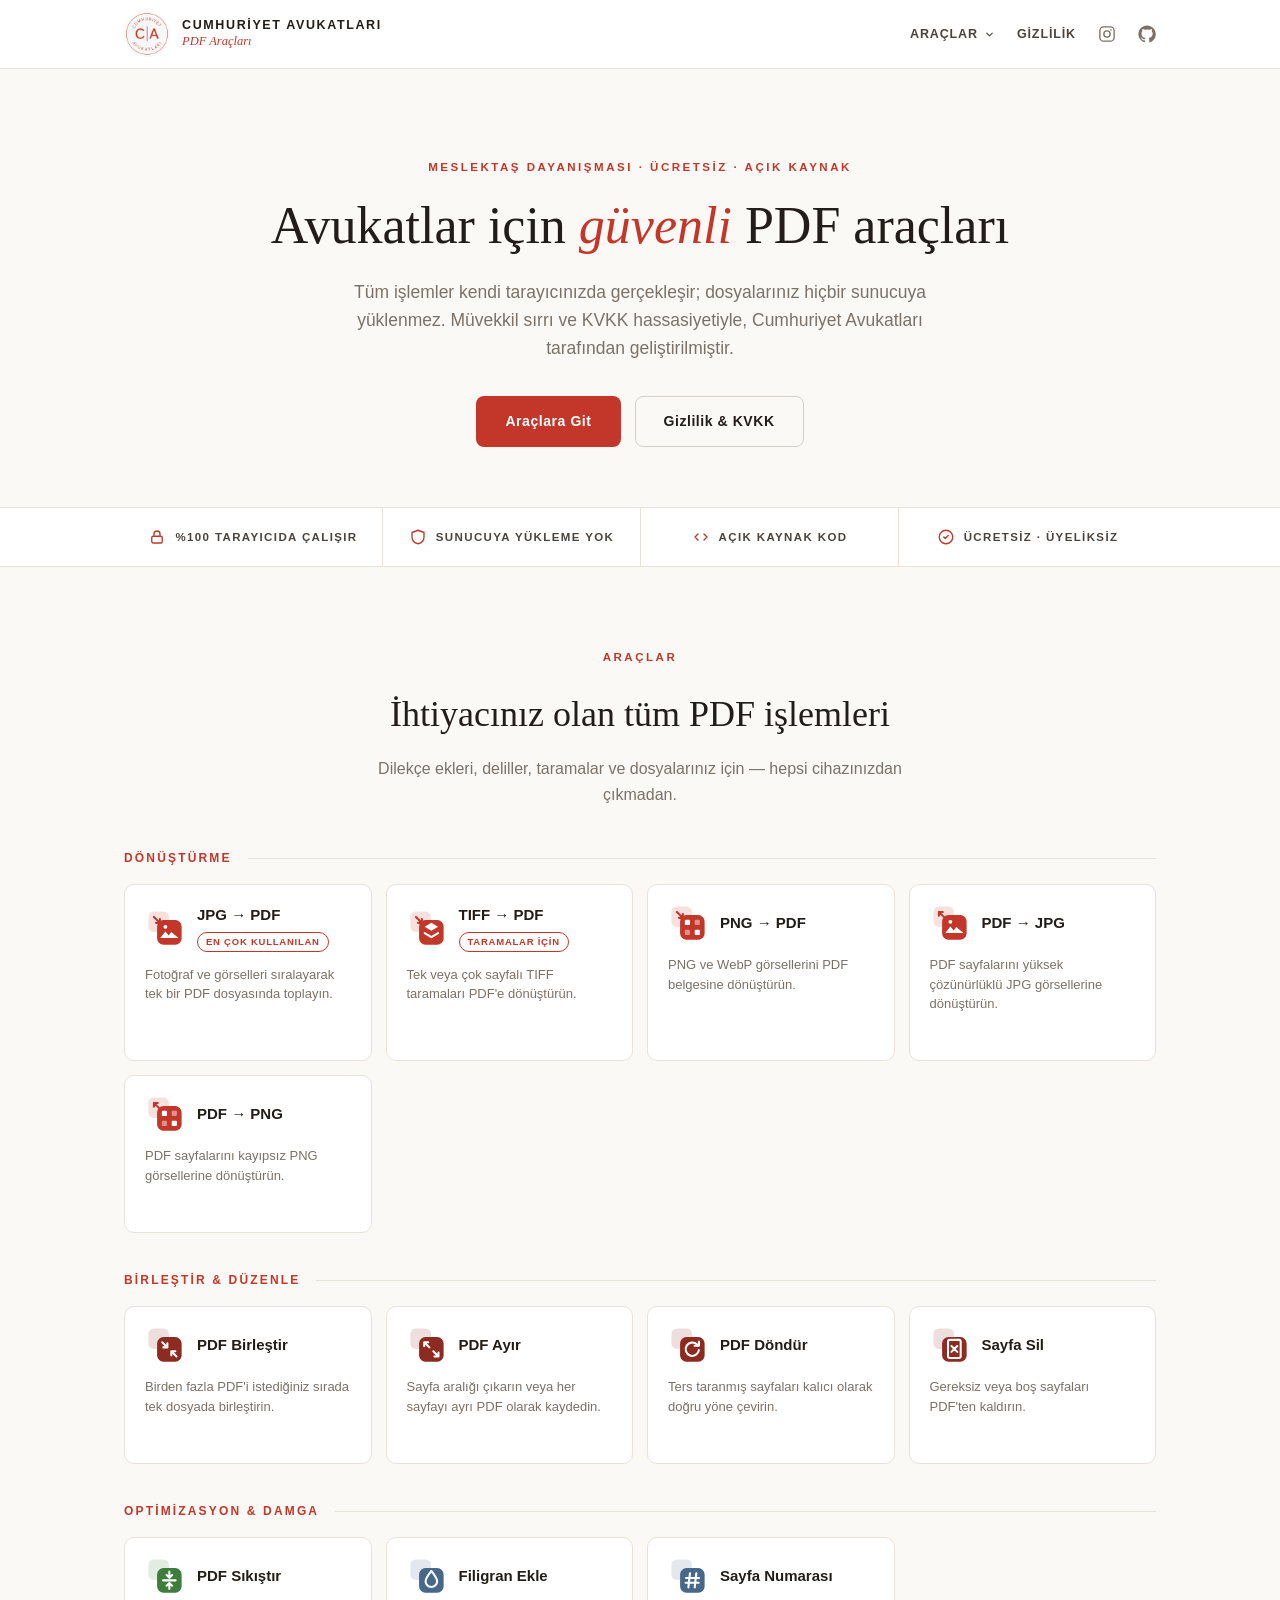
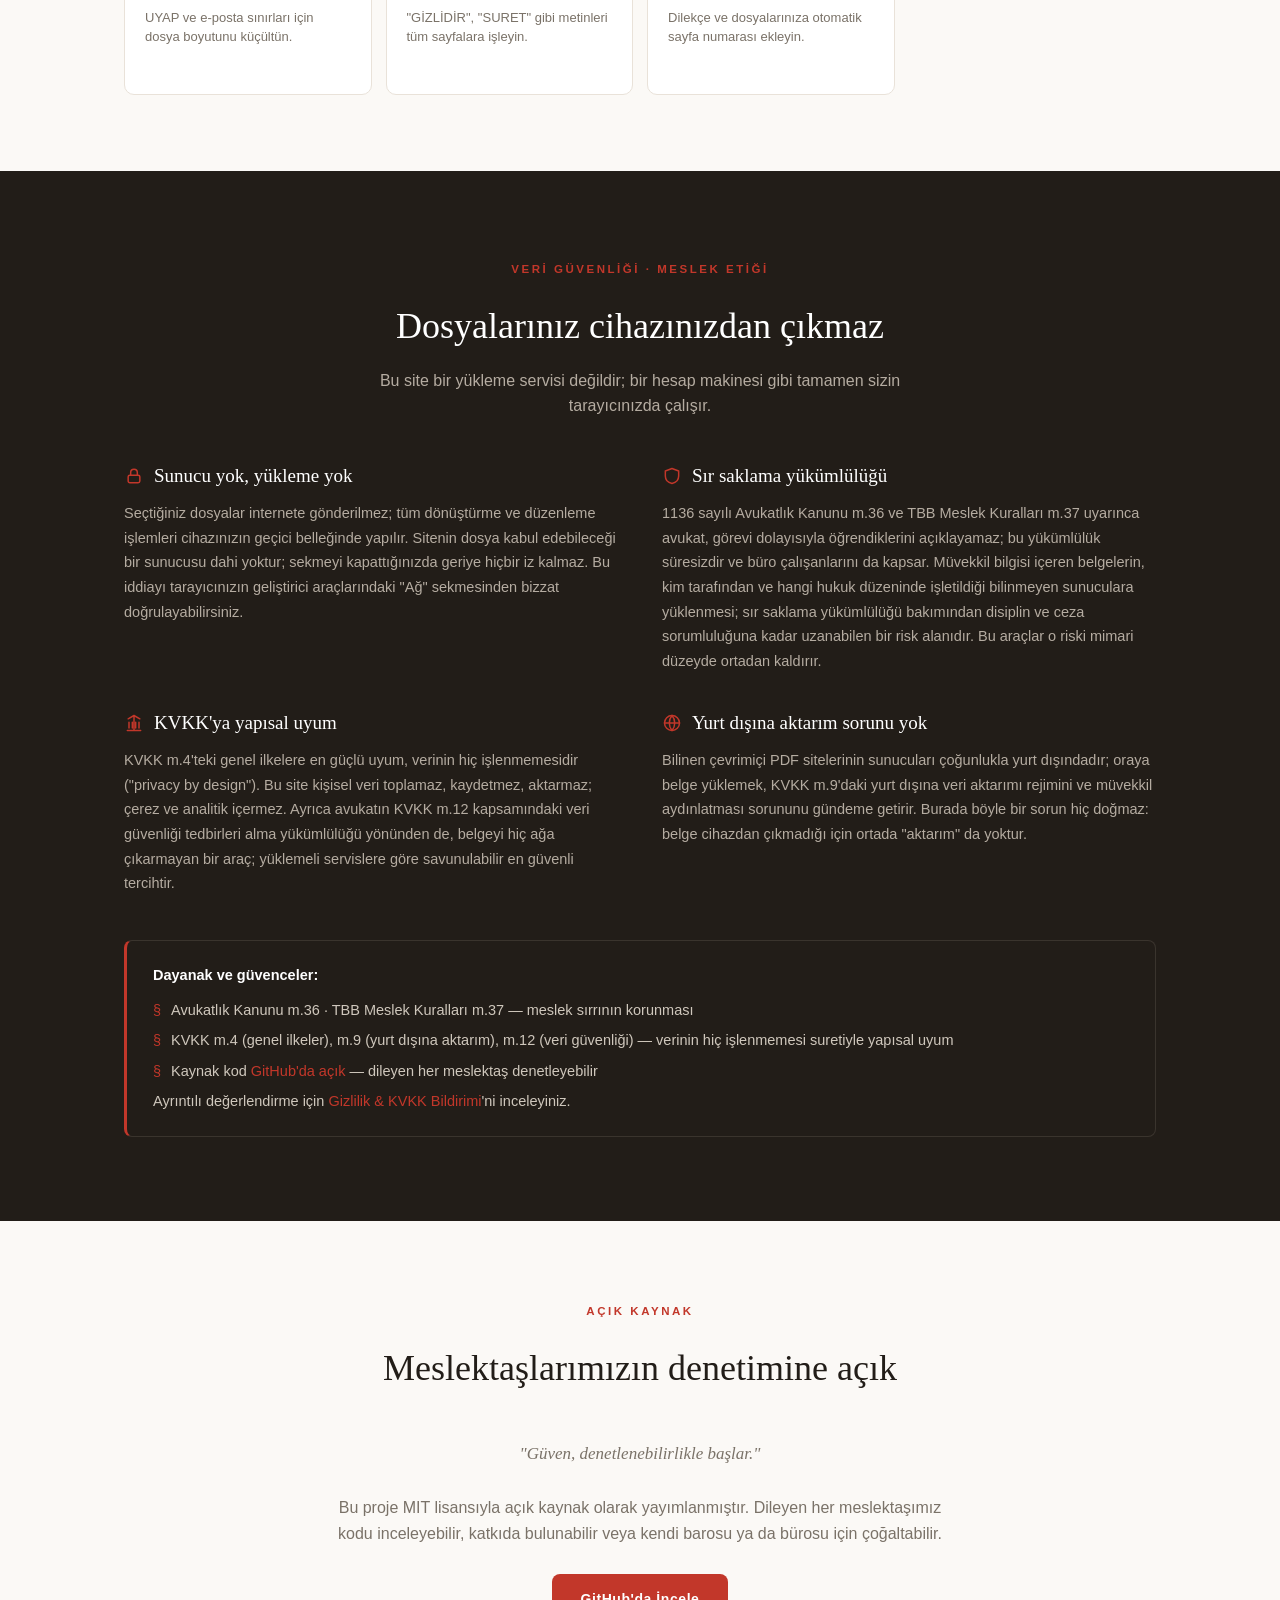
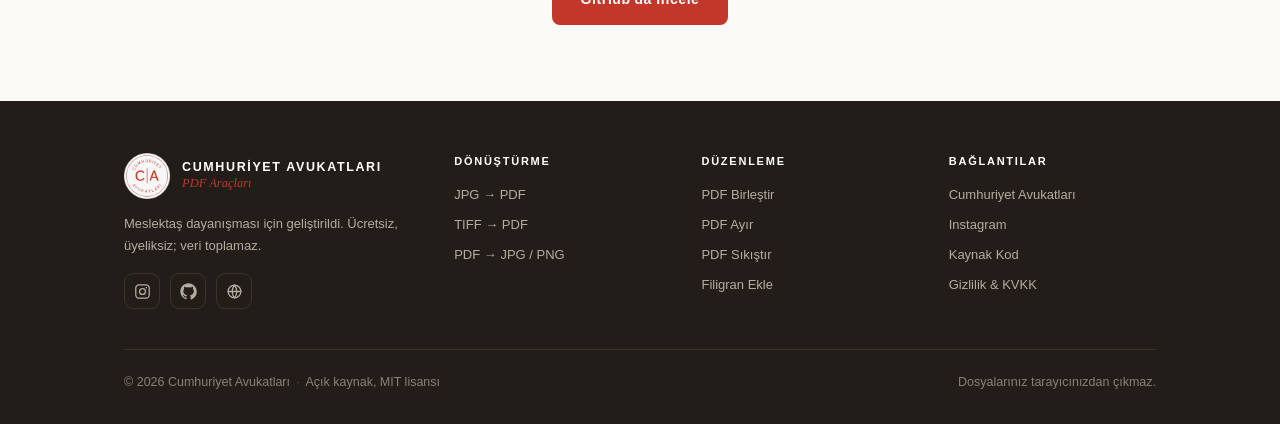
<file: index.html>
<!DOCTYPE html>
<html lang="tr">
<head>
<meta charset="UTF-8">
<meta name="viewport" content="width=device-width, initial-scale=1.0">
<title>PDF Araçları — Cumhuriyet Avukatları</title>
<meta name="description" content="Avukatlar için %100 tarayıcıda çalışan ücretsiz ve açık kaynak PDF araçları. Dosyalarınız hiçbir sunucuya yüklenmez. JPG'den PDF'e, TIFF'ten PDF'e, PDF birleştirme, ayırma, sıkıştırma ve daha fazlası.">
<link rel="icon" type="image/png" href="assets/favicon.png">
<link rel="stylesheet" href="assets/css/style.css">
</head>
<body>

<header class="site-header">
  <div class="container header-inner">
    <a class="brand" href="index.html">
      <img src="assets/logo.png" alt="Cumhuriyet Avukatları logosu" class="brand-logo">
      <span class="brand-text"><strong>CUMHUR&#304;YET AVUKATLARI</strong><small>PDF Araçları</small></span>
    </a>
    <button class="nav-toggle" id="nav-toggle" aria-label="Menü" aria-expanded="false">
      <svg width="20" height="20" viewBox="0 0 24 24" fill="none" stroke="currentColor" stroke-width="2" stroke-linecap="round"><path d="M4 7h16M4 12h16M4 17h16"/></svg>
    </button>
    <nav class="site-nav" id="site-nav">
      <div class="nav-drop">
        <a href="#araclar" class="nav-drop-btn">Araçlar <svg width="11" height="11" viewBox="0 0 24 24" fill="none" stroke="currentColor" stroke-width="2.5" stroke-linecap="round" stroke-linejoin="round"><path d="M6 9l6 6 6-6"/></svg></a>
        <div class="nav-drop-panel">
          <div class="drop-col">
            <span class="drop-cat">Dönüştürme</span>
            <a href="araclar/jpg-to-pdf.html">JPG &rarr; PDF</a>
            <a href="araclar/tiff-to-pdf.html">TIFF &rarr; PDF</a>
            <a href="araclar/jpg-to-pdf.html">PNG &rarr; PDF</a>
            <a href="araclar/pdf-to-jpg.html">PDF &rarr; JPG</a>
            <a href="araclar/pdf-to-jpg.html#png">PDF &rarr; PNG</a>
          </div>
          <div class="drop-col">
            <span class="drop-cat">Birleştir &amp; Düzenle</span>
            <a href="araclar/pdf-birlestir.html">PDF Birleştir</a>
            <a href="araclar/pdf-ayir.html">PDF Ayır</a>
            <a href="araclar/pdf-dondur.html">PDF Döndür</a>
            <a href="araclar/sayfa-sil.html">Sayfa Sil</a>
          </div>
          <div class="drop-col">
            <span class="drop-cat">Optimizasyon &amp; Damga</span>
            <a href="araclar/pdf-sikistir.html">PDF Sıkıştır</a>
            <a href="araclar/filigran.html">Filigran Ekle</a>
            <a href="araclar/sayfa-numarasi.html">Sayfa Numarası</a>
          </div>
        </div>
      </div>
      <a href="gizlilik.html">Gizlilik</a>
      <a class="nav-icon" href="https://www.instagram.com/cumhuriyet_avukatlari" target="_blank" rel="noopener" title="Instagram" aria-label="Instagram"><svg width="18" height="18" viewBox="0 0 24 24" fill="none" stroke="currentColor" stroke-width="1.8" stroke-linecap="round" stroke-linejoin="round"><rect x="2.5" y="2.5" width="19" height="19" rx="5"/><circle cx="12" cy="12" r="4.2"/><circle cx="17.3" cy="6.7" r="1.1" fill="currentColor" stroke="none"/></svg></a>
      <a class="nav-icon" href="https://github.com/ersancetin/cumhuriyet-avukatlari" target="_blank" rel="noopener" title="GitHub" aria-label="GitHub"><svg width="18" height="18" viewBox="0 0 24 24" fill="currentColor"><path d="M12 .5C5.6.5.5 5.6.5 12c0 5.1 3.3 9.4 7.9 10.9.6.1.8-.2.8-.6v-2c-3.2.7-3.9-1.4-3.9-1.4-.5-1.3-1.3-1.7-1.3-1.7-1-.7.1-.7.1-.7 1.2.1 1.8 1.2 1.8 1.2 1 1.8 2.8 1.3 3.4 1 .1-.8.4-1.3.7-1.6-2.6-.3-5.3-1.3-5.3-5.7 0-1.3.4-2.3 1.2-3.1-.1-.3-.5-1.5.1-3.1 0 0 1-.3 3.2 1.2a11 11 0 0 1 5.8 0c2.2-1.5 3.2-1.2 3.2-1.2.6 1.6.2 2.8.1 3.1.8.8 1.2 1.8 1.2 3.1 0 4.4-2.7 5.4-5.3 5.7.4.4.8 1.1.8 2.2v3.3c0 .4.2.7.8.6 4.6-1.5 7.9-5.8 7.9-10.9C23.5 5.6 18.4.5 12 .5z"/></svg></a>
    </nav>
  </div>
</header>

<section class="hero">
  <div class="container">
    <span class="overline">Meslektaş Dayanışması &middot; Ücretsiz &middot; Açık Kaynak</span>
    <h1>Avukatlar için <em>güvenli</em> PDF araçları</h1>
    <p class="lead">Tüm işlemler kendi tarayıcınızda gerçekleşir; dosyalarınız hiçbir sunucuya yüklenmez.
    Müvekkil sırrı ve KVKK hassasiyetiyle, Cumhuriyet Avukatları tarafından geliştirilmiştir.</p>
    <div class="hero-actions">
      <a href="#araclar" class="btn btn-primary">Araçlara Git</a>
      <a href="gizlilik.html" class="btn btn-outline">Gizlilik &amp; KVKK</a>
    </div>
  </div>
</section>

<div class="trust-strip">
  <div class="container trust-items">
    <div class="trust-item">
      <svg width="18" height="18" viewBox="0 0 24 24" fill="none" stroke="currentColor" stroke-width="1.8" stroke-linecap="round" stroke-linejoin="round"><rect x="5" y="11" width="14" height="9" rx="2"/><path d="M8 11V8a4 4 0 0 1 8 0v3"/></svg>
      %100 Tarayıcıda Çalışır
    </div>
    <div class="trust-item">
      <svg width="18" height="18" viewBox="0 0 24 24" fill="none" stroke="currentColor" stroke-width="1.8" stroke-linecap="round" stroke-linejoin="round"><path d="M12 3l8 3v6c0 5-3.5 8-8 9-4.5-1-8-4-8-9V6l8-3z"/></svg>
      Sunucuya Yükleme Yok
    </div>
    <div class="trust-item">
      <svg width="18" height="18" viewBox="0 0 24 24" fill="none" stroke="currentColor" stroke-width="1.8" stroke-linecap="round" stroke-linejoin="round"><path d="M8 8l-4 4 4 4M16 8l4 4-4 4"/></svg>
      Açık Kaynak Kod
    </div>
    <div class="trust-item">
      <svg width="18" height="18" viewBox="0 0 24 24" fill="none" stroke="currentColor" stroke-width="1.8" stroke-linecap="round" stroke-linejoin="round"><circle cx="12" cy="12" r="9"/><path d="M9 12l2 2 4-4"/></svg>
      Ücretsiz &middot; Üyeliksiz
    </div>
  </div>
</div>

<section class="section" id="araclar">
  <div class="container">
    <div class="section-head">
      <span class="overline">Araçlar</span>
      <h2>İhtiyacınız olan tüm PDF işlemleri</h2>
      <p>Dilekçe ekleri, deliller, taramalar ve dosyalarınız için — hepsi cihazınızdan çıkmadan.</p>
    </div>

    <div class="tool-cat"><span>Dönüştürme</span></div>
    <div class="tool-grid">

      <a class="tool-card" href="araclar/jpg-to-pdf.html">
        <span class="card-top">
          <span class="icon"><svg width="38" height="38" viewBox="0 0 48 48" fill="none" aria-hidden="true"><rect x="3" y="3" width="26" height="26" rx="7" fill="#C2372A" opacity=".15"/><path d="M10 10 L17.5 17.5 M17.5 17.5 V12.6 M17.5 17.5 H12.6" stroke="#C2372A" stroke-width="2.6" stroke-linecap="round" stroke-linejoin="round"/><rect x="14" y="14" width="31" height="31" rx="8" fill="#C2372A"/><circle cx="24.5" cy="22.5" r="2.4" fill="#FFFFFF"/><path d="M18 36.5 L24.5 28.5 L28.6 33.4 L32 29.2 L41 36.5 Z" fill="#FFFFFF"/></svg></span>
          <span><h3>JPG &rarr; PDF</h3><span class="badge">En çok kullanılan</span></span>
        </span>
        <span class="card-more"><p>Fotoğraf ve görselleri sıralayarak tek bir PDF dosyasında toplayın.</p><span class="open">Aracı Aç &rarr;</span></span>
      </a>

      <a class="tool-card" href="araclar/tiff-to-pdf.html">
        <span class="card-top">
          <span class="icon"><svg width="38" height="38" viewBox="0 0 48 48" fill="none" aria-hidden="true"><rect x="3" y="3" width="26" height="26" rx="7" fill="#C2372A" opacity=".15"/><path d="M10 10 L17.5 17.5 M17.5 17.5 V12.6 M17.5 17.5 H12.6" stroke="#C2372A" stroke-width="2.6" stroke-linecap="round" stroke-linejoin="round"/><rect x="14" y="14" width="31" height="31" rx="8" fill="#C2372A"/><path d="M29.5 17.5 L38 22.5 L29.5 27.5 L21 22.5 Z" fill="#FFFFFF"/><path d="M21 30.5 L29.5 35.5 L38 30.5" stroke="#FFFFFF" stroke-width="2.6" stroke-linecap="round" stroke-linejoin="round" fill="none"/></svg></span>
          <span><h3>TIFF &rarr; PDF</h3><span class="badge">Taramalar için</span></span>
        </span>
        <span class="card-more"><p>Tek veya çok sayfalı TIFF taramaları PDF'e dönüştürün.</p><span class="open">Aracı Aç &rarr;</span></span>
      </a>

      <a class="tool-card" href="araclar/jpg-to-pdf.html">
        <span class="card-top">
          <span class="icon"><svg width="38" height="38" viewBox="0 0 48 48" fill="none" aria-hidden="true"><rect x="3" y="3" width="26" height="26" rx="7" fill="#C2372A" opacity=".15"/><path d="M10 10 L17.5 17.5 M17.5 17.5 V12.6 M17.5 17.5 H12.6" stroke="#C2372A" stroke-width="2.6" stroke-linecap="round" stroke-linejoin="round"/><rect x="14" y="14" width="31" height="31" rx="8" fill="#C2372A"/><rect x="20" y="20" width="6.5" height="6.5" rx="1.2" fill="#FFFFFF"/><rect x="32.5" y="32.5" width="6.5" height="6.5" rx="1.2" fill="#FFFFFF"/><rect x="32.5" y="20" width="6.5" height="6.5" rx="1.2" fill="#FFFFFF" opacity=".45"/><rect x="20" y="32.5" width="6.5" height="6.5" rx="1.2" fill="#FFFFFF" opacity=".45"/></svg></span>
          <span><h3>PNG &rarr; PDF</h3></span>
        </span>
        <span class="card-more"><p>PNG ve WebP görsellerini PDF belgesine dönüştürün.</p><span class="open">Aracı Aç &rarr;</span></span>
      </a>

      <a class="tool-card" href="araclar/pdf-to-jpg.html">
        <span class="card-top">
          <span class="icon"><svg width="38" height="38" viewBox="0 0 48 48" fill="none" aria-hidden="true"><rect x="3" y="3" width="26" height="26" rx="7" fill="#C2372A" opacity=".15"/><path d="M17.5 17.5 L10 10 M10 10 V14.9 M10 10 H14.9" stroke="#C2372A" stroke-width="2.6" stroke-linecap="round" stroke-linejoin="round"/><rect x="14" y="14" width="31" height="31" rx="8" fill="#C2372A"/><circle cx="24.5" cy="22.5" r="2.4" fill="#FFFFFF"/><path d="M18 36.5 L24.5 28.5 L28.6 33.4 L32 29.2 L41 36.5 Z" fill="#FFFFFF"/></svg></span>
          <span><h3>PDF &rarr; JPG</h3></span>
        </span>
        <span class="card-more"><p>PDF sayfalarını yüksek çözünürlüklü JPG görsellerine dönüştürün.</p><span class="open">Aracı Aç &rarr;</span></span>
      </a>

      <a class="tool-card" href="araclar/pdf-to-jpg.html#png">
        <span class="card-top">
          <span class="icon"><svg width="38" height="38" viewBox="0 0 48 48" fill="none" aria-hidden="true"><rect x="3" y="3" width="26" height="26" rx="7" fill="#C2372A" opacity=".15"/><path d="M17.5 17.5 L10 10 M10 10 V14.9 M10 10 H14.9" stroke="#C2372A" stroke-width="2.6" stroke-linecap="round" stroke-linejoin="round"/><rect x="14" y="14" width="31" height="31" rx="8" fill="#C2372A"/><rect x="20" y="20" width="6.5" height="6.5" rx="1.2" fill="#FFFFFF"/><rect x="32.5" y="32.5" width="6.5" height="6.5" rx="1.2" fill="#FFFFFF"/><rect x="32.5" y="20" width="6.5" height="6.5" rx="1.2" fill="#FFFFFF" opacity=".45"/><rect x="20" y="32.5" width="6.5" height="6.5" rx="1.2" fill="#FFFFFF" opacity=".45"/></svg></span>
          <span><h3>PDF &rarr; PNG</h3></span>
        </span>
        <span class="card-more"><p>PDF sayfalarını kayıpsız PNG görsellerine dönüştürün.</p><span class="open">Aracı Aç &rarr;</span></span>
      </a>

    </div>

    <div class="tool-cat"><span>Birleştir &amp; Düzenle</span></div>
    <div class="tool-grid">

      <a class="tool-card" href="araclar/pdf-birlestir.html">
        <span class="card-top">
          <span class="icon"><svg width="38" height="38" viewBox="0 0 48 48" fill="none" aria-hidden="true"><rect x="3" y="3" width="26" height="26" rx="7" fill="#8E2B20" opacity=".15"/><rect x="14" y="14" width="31" height="31" rx="8" fill="#8E2B20"/><path d="M20.5 20.5 L27 27 M27 27 V21.9 M27 27 H21.9" stroke="#FFFFFF" stroke-width="2.6" stroke-linecap="round" stroke-linejoin="round" fill="none"/><path d="M38.5 38.5 L32 32 M32 32 V37.1 M32 32 H37.1" stroke="#FFFFFF" stroke-width="2.6" stroke-linecap="round" stroke-linejoin="round" fill="none"/></svg></span>
          <span><h3>PDF Birleştir</h3></span>
        </span>
        <span class="card-more"><p>Birden fazla PDF'i istediğiniz sırada tek dosyada birleştirin.</p><span class="open">Aracı Aç &rarr;</span></span>
      </a>

      <a class="tool-card" href="araclar/pdf-ayir.html">
        <span class="card-top">
          <span class="icon"><svg width="38" height="38" viewBox="0 0 48 48" fill="none" aria-hidden="true"><rect x="3" y="3" width="26" height="26" rx="7" fill="#8E2B20" opacity=".15"/><rect x="14" y="14" width="31" height="31" rx="8" fill="#8E2B20"/><path d="M27 27 L20.5 20.5 M20.5 20.5 V25.6 M20.5 20.5 H25.6" stroke="#FFFFFF" stroke-width="2.6" stroke-linecap="round" stroke-linejoin="round" fill="none"/><path d="M32 32 L38.5 38.5 M38.5 38.5 V33.4 M38.5 38.5 H33.4" stroke="#FFFFFF" stroke-width="2.6" stroke-linecap="round" stroke-linejoin="round" fill="none"/></svg></span>
          <span><h3>PDF Ayır</h3></span>
        </span>
        <span class="card-more"><p>Sayfa aralığı çıkarın veya her sayfayı ayrı PDF olarak kaydedin.</p><span class="open">Aracı Aç &rarr;</span></span>
      </a>

      <a class="tool-card" href="araclar/pdf-dondur.html">
        <span class="card-top">
          <span class="icon"><svg width="38" height="38" viewBox="0 0 48 48" fill="none" aria-hidden="true"><rect x="3" y="3" width="26" height="26" rx="7" fill="#8E2B20" opacity=".15"/><rect x="14" y="14" width="31" height="31" rx="8" fill="#8E2B20"/><path d="M37.8 30.5 A8.4 8.4 0 1 1 35.4 23.4" stroke="#FFFFFF" stroke-width="2.6" stroke-linecap="round" stroke-linejoin="round" fill="none"/><path d="M37.8 19.5 V25 H32.3" stroke="#FFFFFF" stroke-width="2.6" stroke-linecap="round" stroke-linejoin="round" fill="none"/></svg></span>
          <span><h3>PDF Döndür</h3></span>
        </span>
        <span class="card-more"><p>Ters taranmış sayfaları kalıcı olarak doğru yöne çevirin.</p><span class="open">Aracı Aç &rarr;</span></span>
      </a>

      <a class="tool-card" href="araclar/sayfa-sil.html">
        <span class="card-top">
          <span class="icon"><svg width="38" height="38" viewBox="0 0 48 48" fill="none" aria-hidden="true"><rect x="3" y="3" width="26" height="26" rx="7" fill="#8E2B20" opacity=".15"/><rect x="14" y="14" width="31" height="31" rx="8" fill="#8E2B20"/><rect x="21.5" y="17.5" width="16" height="23" rx="2.2" stroke="#FFFFFF" stroke-width="2.6" stroke-linecap="round" stroke-linejoin="round" fill="none"/><path d="M25.8 25.3 L33.2 32.7 M33.2 25.3 L25.8 32.7" stroke="#FFFFFF" stroke-width="2.6" stroke-linecap="round" stroke-linejoin="round" fill="none"/></svg></span>
          <span><h3>Sayfa Sil</h3></span>
        </span>
        <span class="card-more"><p>Gereksiz veya boş sayfaları PDF'ten kaldırın.</p><span class="open">Aracı Aç &rarr;</span></span>
      </a>

    </div>

    <div class="tool-cat"><span>Optimizasyon &amp; Damga</span></div>
    <div class="tool-grid">

      <a class="tool-card" href="araclar/pdf-sikistir.html">
        <span class="card-top">
          <span class="icon"><svg width="38" height="38" viewBox="0 0 48 48" fill="none" aria-hidden="true"><rect x="3" y="3" width="26" height="26" rx="7" fill="#3F7D3C" opacity=".15"/><rect x="14" y="14" width="31" height="31" rx="8" fill="#3F7D3C"/><path d="M29.5 18.5 V25.8 M26 22.8 L29.5 26.3 L33 22.8" stroke="#FFFFFF" stroke-width="2.6" stroke-linecap="round" stroke-linejoin="round" fill="none"/><path d="M29.5 40.5 V33.2 M26 36.2 L29.5 32.7 L33 36.2" stroke="#FFFFFF" stroke-width="2.6" stroke-linecap="round" stroke-linejoin="round" fill="none"/><path d="M21.5 29.5 H37.5" stroke="#FFFFFF" stroke-width="2.6" stroke-linecap="round" stroke-linejoin="round" fill="none"/></svg></span>
          <span><h3>PDF Sıkıştır</h3></span>
        </span>
        <span class="card-more"><p>UYAP ve e-posta sınırları için dosya boyutunu küçültün.</p><span class="open">Aracı Aç &rarr;</span></span>
      </a>

      <a class="tool-card" href="araclar/filigran.html">
        <span class="card-top">
          <span class="icon"><svg width="38" height="38" viewBox="0 0 48 48" fill="none" aria-hidden="true"><rect x="3" y="3" width="26" height="26" rx="7" fill="#48688A" opacity=".15"/><rect x="14" y="14" width="31" height="31" rx="8" fill="#48688A"/><path d="M29.5 17.5 C33.8 23 36.8 26.9 36.8 30.6 A7.3 7.3 0 0 1 22.2 30.6 C22.2 26.9 25.2 23 29.5 17.5 Z" stroke="#FFFFFF" stroke-width="2.6" stroke-linecap="round" stroke-linejoin="round" fill="none"/></svg></span>
          <span><h3>Filigran Ekle</h3></span>
        </span>
        <span class="card-more"><p>"GİZLİDİR", "SURET" gibi metinleri tüm sayfalara işleyin.</p><span class="open">Aracı Aç &rarr;</span></span>
      </a>

      <a class="tool-card" href="araclar/sayfa-numarasi.html">
        <span class="card-top">
          <span class="icon"><svg width="38" height="38" viewBox="0 0 48 48" fill="none" aria-hidden="true"><rect x="3" y="3" width="26" height="26" rx="7" fill="#48688A" opacity=".15"/><rect x="14" y="14" width="31" height="31" rx="8" fill="#48688A"/><path d="M26.5 20.5 L24.5 38.5 M34.5 20.5 L32.5 38.5 M21.5 26.5 H38 M21 32.5 H37.5" stroke="#FFFFFF" stroke-width="2.6" stroke-linecap="round" stroke-linejoin="round" fill="none"/></svg></span>
          <span><h3>Sayfa Numarası</h3></span>
        </span>
        <span class="card-more"><p>Dilekçe ve dosyalarınıza otomatik sayfa numarası ekleyin.</p><span class="open">Aracı Aç &rarr;</span></span>
      </a>

    </div>
  </div>
</section>

<section class="section-dark" id="guvenlik">
  <div class="container">
    <div class="section-head">
      <span class="overline">Veri Güvenliği &middot; Meslek Etiği</span>
      <h2>Dosyalarınız cihazınızdan çıkmaz</h2>
      <p>Bu site bir yükleme servisi değildir; bir hesap makinesi gibi tamamen sizin tarayıcınızda çalışır.</p>
    </div>
    <div class="sec-grid">
      <div class="sec-item">
        <h3><svg width="20" height="20" viewBox="0 0 24 24" fill="none" stroke="currentColor" stroke-width="1.8" stroke-linecap="round" stroke-linejoin="round"><rect x="5" y="11" width="14" height="9" rx="2"/><path d="M8 11V8a4 4 0 0 1 8 0v3"/></svg>Sunucu yok, yükleme yok</h3>
        <p>Seçtiğiniz dosyalar internete gönderilmez; tüm dönüştürme ve düzenleme işlemleri cihazınızın
        geçici belleğinde yapılır. Sitenin dosya kabul edebileceği bir sunucusu dahi yoktur; sekmeyi
        kapattığınızda geriye hiçbir iz kalmaz. Bu iddiayı tarayıcınızın geliştirici araçlarındaki
        "Ağ" sekmesinden bizzat doğrulayabilirsiniz.</p>
      </div>
      <div class="sec-item">
        <h3><svg width="20" height="20" viewBox="0 0 24 24" fill="none" stroke="currentColor" stroke-width="1.8" stroke-linecap="round" stroke-linejoin="round"><path d="M12 3l8 3v6c0 5-3.5 8-8 9-4.5-1-8-4-8-9V6l8-3z"/></svg>Sır saklama yükümlülüğü</h3>
        <p>1136 sayılı Avukatlık Kanunu m.36 ve TBB Meslek Kuralları m.37 uyarınca avukat, görevi
        dolayısıyla öğrendiklerini açıklayamaz; bu yükümlülük süresizdir ve büro çalışanlarını da kapsar.
        Müvekkil bilgisi içeren belgelerin, kim tarafından ve hangi hukuk düzeninde işletildiği
        bilinmeyen sunuculara yüklenmesi; sır saklama yükümlülüğü bakımından disiplin ve ceza
        sorumluluğuna kadar uzanabilen bir risk alanıdır. Bu araçlar o riski mimari düzeyde ortadan kaldırır.</p>
      </div>
      <div class="sec-item">
        <h3><svg width="20" height="20" viewBox="0 0 24 24" fill="none" stroke="currentColor" stroke-width="1.8" stroke-linecap="round" stroke-linejoin="round"><path d="M12 3v18M5 7l7-4 7 4M4 21h16M6 11v7M10 11v7M14 11v7M18 11v7"/></svg>KVKK'ya yapısal uyum</h3>
        <p>KVKK m.4'teki genel ilkelere en güçlü uyum, verinin hiç işlenmemesidir ("privacy by design").
        Bu site kişisel veri toplamaz, kaydetmez, aktarmaz; çerez ve analitik içermez. Ayrıca avukatın
        KVKK m.12 kapsamındaki veri güvenliği tedbirleri alma yükümlülüğü yönünden de, belgeyi hiç ağa
        çıkarmayan bir araç; yüklemeli servislere göre savunulabilir en güvenli tercihtir.</p>
      </div>
      <div class="sec-item">
        <h3><svg width="20" height="20" viewBox="0 0 24 24" fill="none" stroke="currentColor" stroke-width="1.8" stroke-linecap="round" stroke-linejoin="round"><circle cx="12" cy="12" r="9"/><path d="M3 12h18M12 3a14 14 0 0 1 0 18M12 3a14 14 0 0 0 0 18"/></svg>Yurt dışına aktarım sorunu yok</h3>
        <p>Bilinen çevrimiçi PDF sitelerinin sunucuları çoğunlukla yurt dışındadır; oraya belge yüklemek,
        KVKK m.9'daki yurt dışına veri aktarımı rejimini ve müvekkil aydınlatması sorununu gündeme getirir.
        Burada böyle bir sorun hiç doğmaz: belge cihazdan çıkmadığı için ortada "aktarım" da yoktur.</p>
      </div>
    </div>
    <div class="sec-note">
      <strong>Dayanak ve güvenceler:</strong>
      <ul>
        <li>Avukatlık Kanunu m.36 &middot; TBB Meslek Kuralları m.37 — meslek sırrının korunması</li>
        <li>KVKK m.4 (genel ilkeler), m.9 (yurt dışına aktarım), m.12 (veri güvenliği) — verinin hiç işlenmemesi suretiyle yapısal uyum</li>
        <li>Kaynak kod <a href="https://github.com/ersancetin/cumhuriyet-avukatlari" target="_blank" rel="noopener">GitHub'da açık</a> — dileyen her meslektaş denetleyebilir</li>
      </ul>
      Ayrıntılı değerlendirme için <a href="gizlilik.html">Gizlilik &amp; KVKK Bildirimi</a>'ni inceleyiniz.
    </div>
  </div>
</section>

<section class="section opensource">
  <div class="container">
    <div class="section-head">
      <span class="overline">Açık Kaynak</span>
      <h2>Meslektaşlarımızın denetimine açık</h2>
    </div>
    <p class="kicker">"Güven, denetlenebilirlikle başlar."</p>
    <p style="max-width:620px;margin:0 auto 28px;color:var(--muted)">
      Bu proje MIT lisansıyla açık kaynak olarak yayımlanmıştır. Dileyen her meslektaşımız kodu inceleyebilir,
      katkıda bulunabilir veya kendi barosu ya da bürosu için çoğaltabilir.
    </p>
    <div class="hero-actions">
      <a href="https://github.com/ersancetin/cumhuriyet-avukatlari" target="_blank" rel="noopener" class="btn btn-primary">GitHub'da İncele</a>
    </div>
  </div>
</section>

<footer class="site-footer">
  <div class="container">
    <div class="footer-grid">
      <div class="footer-brand">
        <a class="brand" href="index.html">
          <img src="assets/logo.png" alt="Cumhuriyet Avukatları logosu" class="brand-logo">
          <span class="brand-text"><strong>CUMHUR&#304;YET AVUKATLARI</strong><small>PDF Araçları</small></span>
        </a>
        <p>Meslektaş dayanışması için geliştirildi. Ücretsiz, üyeliksiz; veri toplamaz.</p>
        <div class="social-links">
          <a href="https://www.instagram.com/cumhuriyet_avukatlari" target="_blank" rel="noopener" aria-label="Instagram"><svg width="17" height="17" viewBox="0 0 24 24" fill="none" stroke="currentColor" stroke-width="1.8" stroke-linecap="round" stroke-linejoin="round"><rect x="2.5" y="2.5" width="19" height="19" rx="5"/><circle cx="12" cy="12" r="4.2"/><circle cx="17.3" cy="6.7" r="1.1" fill="currentColor" stroke="none"/></svg></a>
          <a href="https://github.com/ersancetin/cumhuriyet-avukatlari" target="_blank" rel="noopener" aria-label="GitHub"><svg width="17" height="17" viewBox="0 0 24 24" fill="currentColor"><path d="M12 .5C5.6.5.5 5.6.5 12c0 5.1 3.3 9.4 7.9 10.9.6.1.8-.2.8-.6v-2c-3.2.7-3.9-1.4-3.9-1.4-.5-1.3-1.3-1.7-1.3-1.7-1-.7.1-.7.1-.7 1.2.1 1.8 1.2 1.8 1.2 1 1.8 2.8 1.3 3.4 1 .1-.8.4-1.3.7-1.6-2.6-.3-5.3-1.3-5.3-5.7 0-1.3.4-2.3 1.2-3.1-.1-.3-.5-1.5.1-3.1 0 0 1-.3 3.2 1.2a11 11 0 0 1 5.8 0c2.2-1.5 3.2-1.2 3.2-1.2.6 1.6.2 2.8.1 3.1.8.8 1.2 1.8 1.2 3.1 0 4.4-2.7 5.4-5.3 5.7.4.4.8 1.1.8 2.2v3.3c0 .4.2.7.8.6 4.6-1.5 7.9-5.8 7.9-10.9C23.5 5.6 18.4.5 12 .5z"/></svg></a>
          <a href="https://cumhuriyetavukatlari.com" target="_blank" rel="noopener" aria-label="Web sitesi"><svg width="17" height="17" viewBox="0 0 24 24" fill="none" stroke="currentColor" stroke-width="1.8" stroke-linecap="round" stroke-linejoin="round"><circle cx="12" cy="12" r="9"/><path d="M3 12h18M12 3a14 14 0 0 1 0 18M12 3a14 14 0 0 0 0 18"/></svg></a>
        </div>
      </div>
      <div class="footer-col">
        <h4>Dönüştürme</h4>
        <ul>
          <li><a href="araclar/jpg-to-pdf.html">JPG &rarr; PDF</a></li>
          <li><a href="araclar/tiff-to-pdf.html">TIFF &rarr; PDF</a></li>
          <li><a href="araclar/pdf-to-jpg.html">PDF &rarr; JPG / PNG</a></li>
        </ul>
      </div>
      <div class="footer-col">
        <h4>Düzenleme</h4>
        <ul>
          <li><a href="araclar/pdf-birlestir.html">PDF Birleştir</a></li>
          <li><a href="araclar/pdf-ayir.html">PDF Ayır</a></li>
          <li><a href="araclar/pdf-sikistir.html">PDF Sıkıştır</a></li>
          <li><a href="araclar/filigran.html">Filigran Ekle</a></li>
        </ul>
      </div>
      <div class="footer-col">
        <h4>Bağlantılar</h4>
        <ul>
          <li><a href="https://cumhuriyetavukatlari.com" target="_blank" rel="noopener">Cumhuriyet Avukatları</a></li>
          <li><a href="https://www.instagram.com/cumhuriyet_avukatlari" target="_blank" rel="noopener">Instagram</a></li>
          <li><a href="https://github.com/ersancetin/cumhuriyet-avukatlari" target="_blank" rel="noopener">Kaynak Kod</a></li>
          <li><a href="gizlilik.html">Gizlilik &amp; KVKK</a></li>
        </ul>
      </div>
    </div>
    <div class="footer-bottom">
      <span>&copy; 2026 Cumhuriyet Avukatları<span class="sep">&middot;</span>Açık kaynak, MIT lisansı</span>
      <span>Dosyalarınız tarayıcınızdan çıkmaz.</span>
    </div>
  </div>
</footer>

<script src="assets/js/common.js"></script>
</body>
</html>
</file>
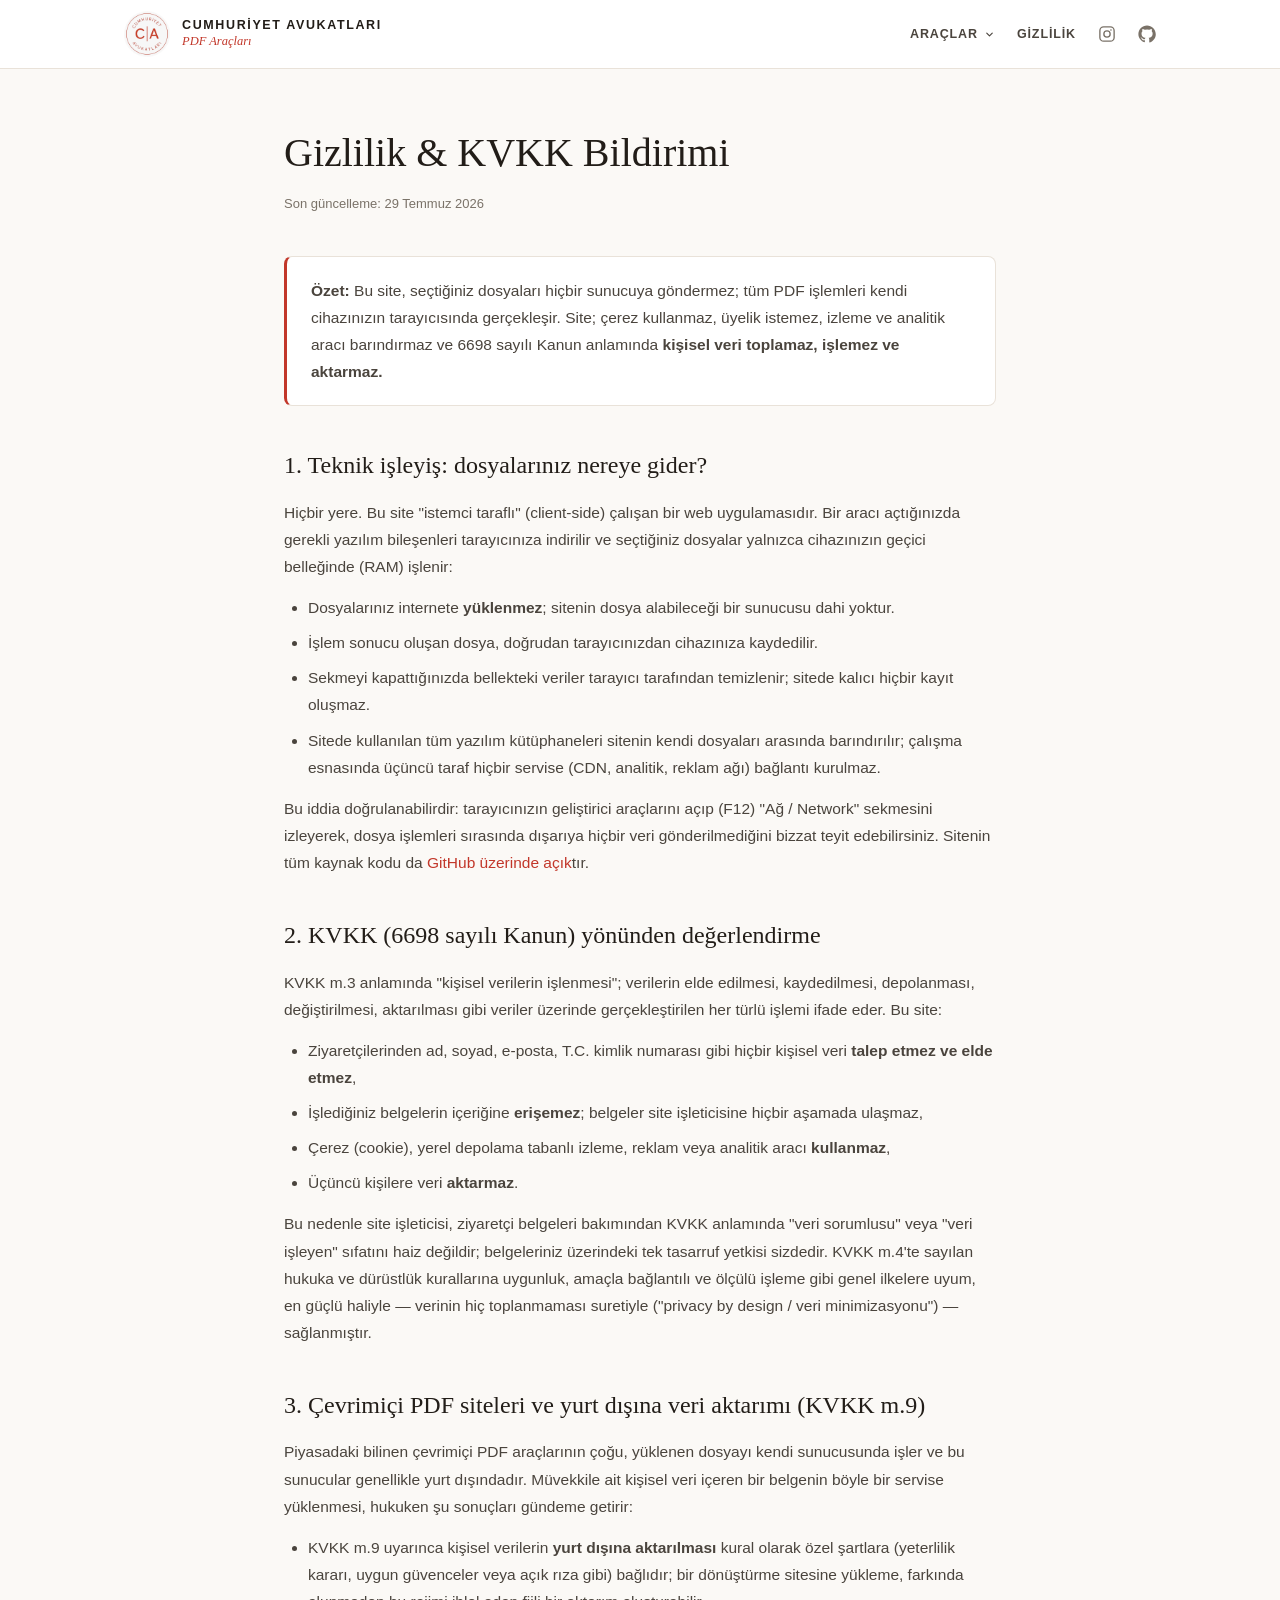
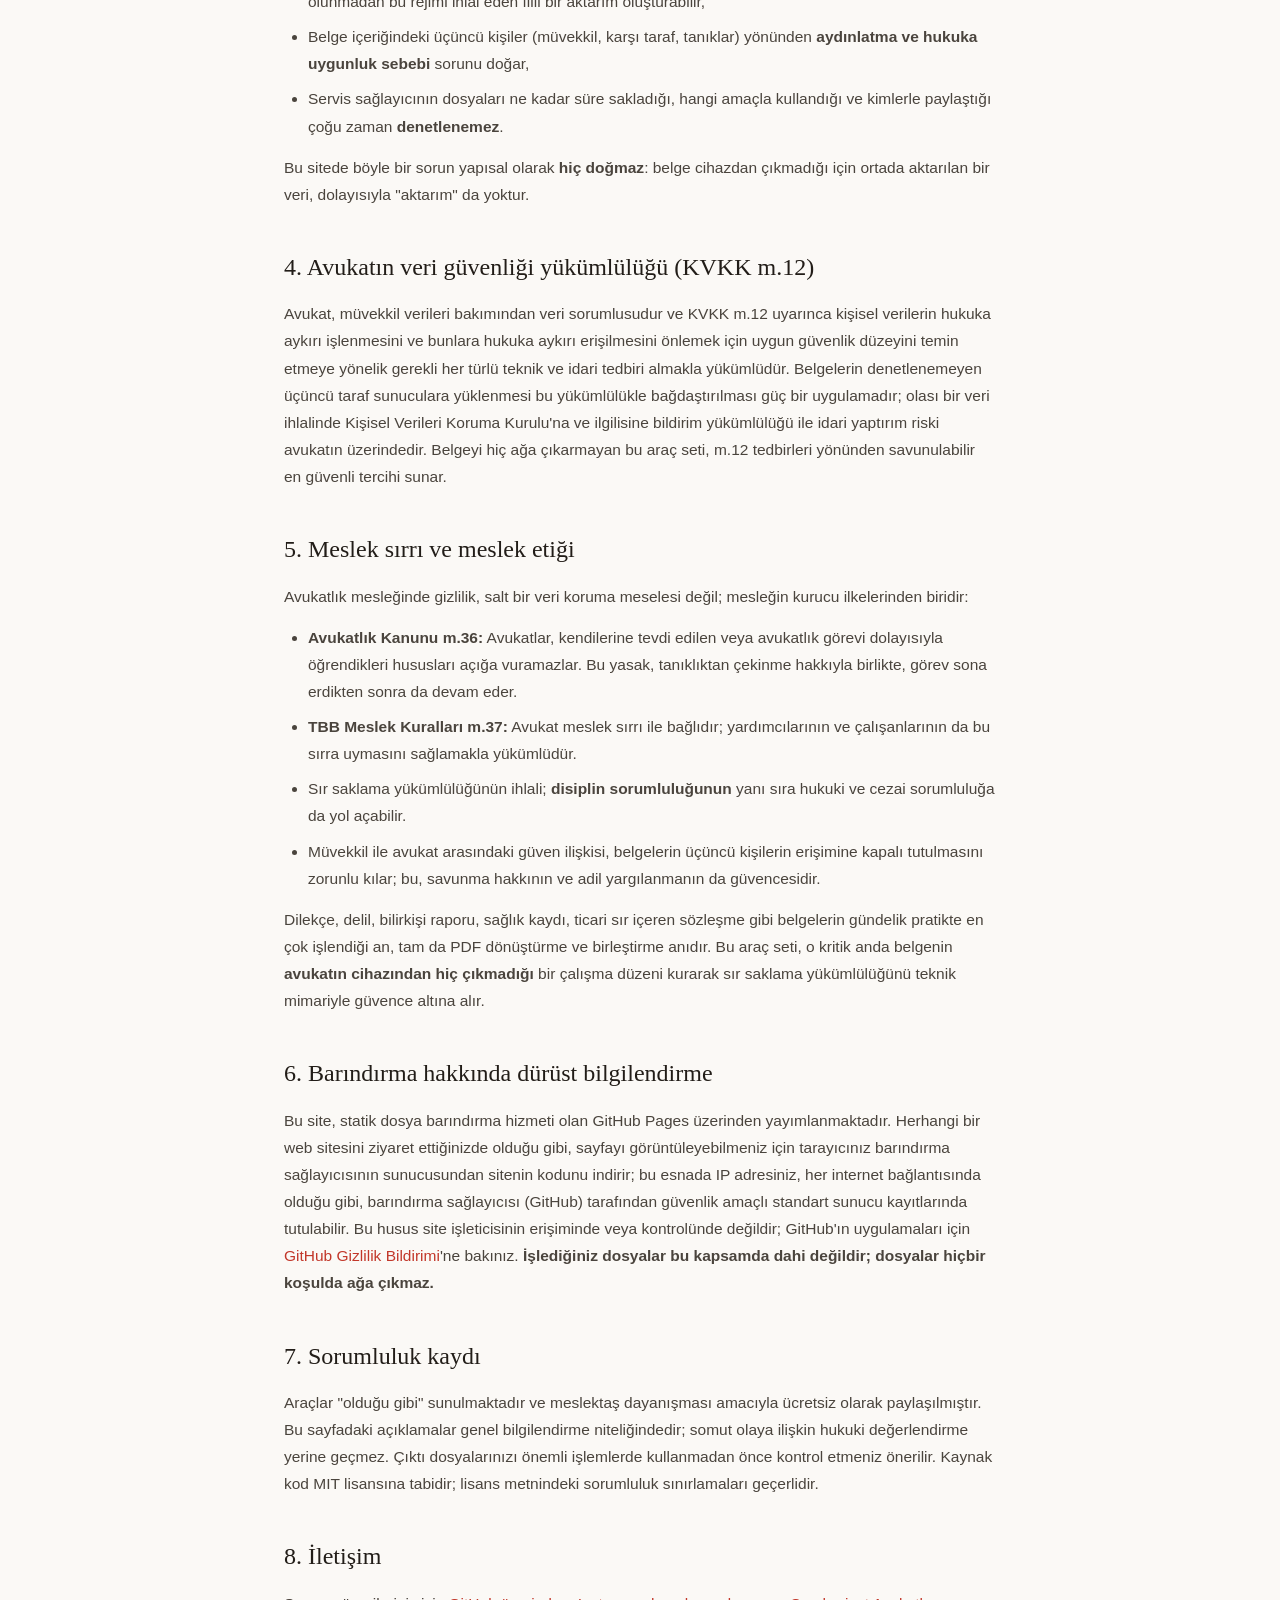
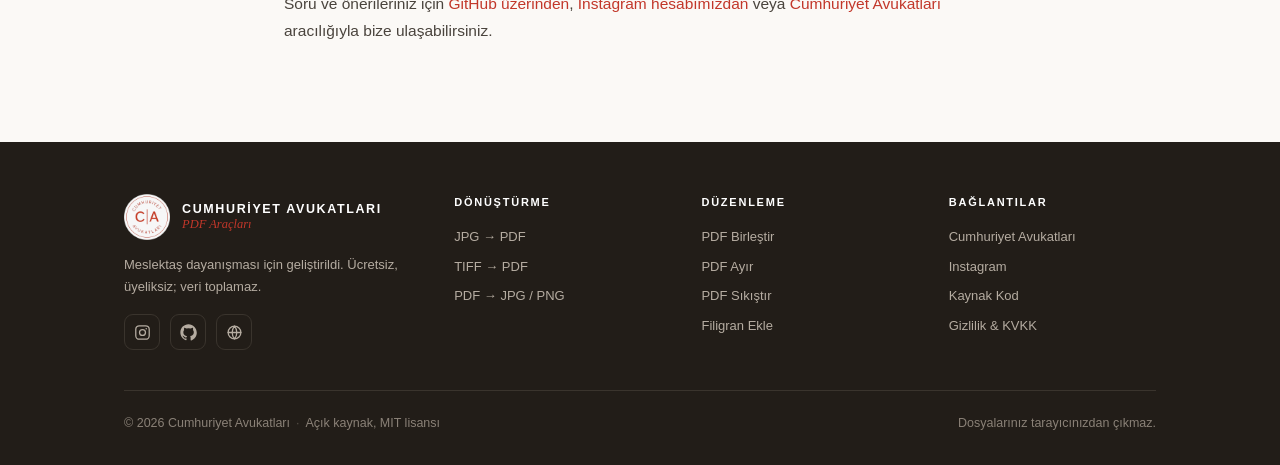
<file: gizlilik.html>
<!DOCTYPE html>
<html lang="tr">
<head>
<meta charset="UTF-8">
<meta name="viewport" content="width=device-width, initial-scale=1.0">
<title>Gizlilik &amp; KVKK Bildirimi — Cumhuriyet Avukatları PDF Araçları</title>
<meta name="description" content="Cumhuriyet Avukatları PDF Araçları gizlilik ve KVKK bildirimi: bu site kişisel veri toplamaz, işlemez ve aktarmaz. Tüm işlemler tarayıcınızda gerçekleşir.">
<link rel="icon" type="image/png" href="assets/favicon.png">
<link rel="stylesheet" href="assets/css/style.css">
</head>
<body>

<header class="site-header">
  <div class="container header-inner">
    <a class="brand" href="index.html">
      <img src="assets/logo.png" alt="Cumhuriyet Avukatları logosu" class="brand-logo">
      <span class="brand-text"><strong>CUMHUR&#304;YET AVUKATLARI</strong><small>PDF Araçları</small></span>
    </a>
    <button class="nav-toggle" id="nav-toggle" aria-label="Menü" aria-expanded="false">
      <svg width="20" height="20" viewBox="0 0 24 24" fill="none" stroke="currentColor" stroke-width="2" stroke-linecap="round"><path d="M4 7h16M4 12h16M4 17h16"/></svg>
    </button>
    <nav class="site-nav" id="site-nav">
      <div class="nav-drop">
        <a href="index.html#araclar" class="nav-drop-btn">Araçlar <svg width="11" height="11" viewBox="0 0 24 24" fill="none" stroke="currentColor" stroke-width="2.5" stroke-linecap="round" stroke-linejoin="round"><path d="M6 9l6 6 6-6"/></svg></a>
        <div class="nav-drop-panel">
          <div class="drop-col">
            <span class="drop-cat">Dönüştürme</span>
            <a href="araclar/jpg-to-pdf.html">JPG &rarr; PDF</a>
            <a href="araclar/tiff-to-pdf.html">TIFF &rarr; PDF</a>
            <a href="araclar/jpg-to-pdf.html">PNG &rarr; PDF</a>
            <a href="araclar/pdf-to-jpg.html">PDF &rarr; JPG</a>
            <a href="araclar/pdf-to-jpg.html#png">PDF &rarr; PNG</a>
          </div>
          <div class="drop-col">
            <span class="drop-cat">Birleştir &amp; Düzenle</span>
            <a href="araclar/pdf-birlestir.html">PDF Birleştir</a>
            <a href="araclar/pdf-ayir.html">PDF Ayır</a>
            <a href="araclar/pdf-dondur.html">PDF Döndür</a>
            <a href="araclar/sayfa-sil.html">Sayfa Sil</a>
          </div>
          <div class="drop-col">
            <span class="drop-cat">Optimizasyon &amp; Damga</span>
            <a href="araclar/pdf-sikistir.html">PDF Sıkıştır</a>
            <a href="araclar/filigran.html">Filigran Ekle</a>
            <a href="araclar/sayfa-numarasi.html">Sayfa Numarası</a>
          </div>
        </div>
      </div>
      <a href="gizlilik.html">Gizlilik</a>
      <a class="nav-icon" href="https://www.instagram.com/cumhuriyet_avukatlari" target="_blank" rel="noopener" title="Instagram" aria-label="Instagram"><svg width="18" height="18" viewBox="0 0 24 24" fill="none" stroke="currentColor" stroke-width="1.8" stroke-linecap="round" stroke-linejoin="round"><rect x="2.5" y="2.5" width="19" height="19" rx="5"/><circle cx="12" cy="12" r="4.2"/><circle cx="17.3" cy="6.7" r="1.1" fill="currentColor" stroke="none"/></svg></a>
      <a class="nav-icon" href="https://github.com/ersancetin/cumhuriyet-avukatlari" target="_blank" rel="noopener" title="GitHub" aria-label="GitHub"><svg width="18" height="18" viewBox="0 0 24 24" fill="currentColor"><path d="M12 .5C5.6.5.5 5.6.5 12c0 5.1 3.3 9.4 7.9 10.9.6.1.8-.2.8-.6v-2c-3.2.7-3.9-1.4-3.9-1.4-.5-1.3-1.3-1.7-1.3-1.7-1-.7.1-.7.1-.7 1.2.1 1.8 1.2 1.8 1.2 1 1.8 2.8 1.3 3.4 1 .1-.8.4-1.3.7-1.6-2.6-.3-5.3-1.3-5.3-5.7 0-1.3.4-2.3 1.2-3.1-.1-.3-.5-1.5.1-3.1 0 0 1-.3 3.2 1.2a11 11 0 0 1 5.8 0c2.2-1.5 3.2-1.2 3.2-1.2.6 1.6.2 2.8.1 3.1.8.8 1.2 1.8 1.2 3.1 0 4.4-2.7 5.4-5.3 5.7.4.4.8 1.1.8 2.2v3.3c0 .4.2.7.8.6 4.6-1.5 7.9-5.8 7.9-10.9C23.5 5.6 18.4.5 12 .5z"/></svg></a>
    </nav>
  </div>
</header>

<main class="prose">
  <div class="container-narrow">
    <h1>Gizlilik &amp; KVKK Bildirimi</h1>
    <p class="updated">Son güncelleme: 29 Temmuz 2026</p>

    <div class="callout">
      <p><strong>Özet:</strong> Bu site, seçtiğiniz dosyaları hiçbir sunucuya göndermez; tüm PDF işlemleri
      kendi cihazınızın tarayıcısında gerçekleşir. Site; çerez kullanmaz, üyelik istemez, izleme ve analitik
      aracı barındırmaz ve 6698 sayılı Kanun anlamında <strong>kişisel veri toplamaz, işlemez ve aktarmaz.</strong></p>
    </div>

    <h2>1. Teknik işleyiş: dosyalarınız nereye gider?</h2>
    <p>Hiçbir yere. Bu site "istemci taraflı" (client-side) çalışan bir web uygulamasıdır. Bir aracı
    açtığınızda gerekli yazılım bileşenleri tarayıcınıza indirilir ve seçtiğiniz dosyalar yalnızca
    cihazınızın geçici belleğinde (RAM) işlenir:</p>
    <ul>
      <li>Dosyalarınız internete <strong>yüklenmez</strong>; sitenin dosya alabileceği bir sunucusu dahi yoktur.</li>
      <li>İşlem sonucu oluşan dosya, doğrudan tarayıcınızdan cihazınıza kaydedilir.</li>
      <li>Sekmeyi kapattığınızda bellekteki veriler tarayıcı tarafından temizlenir; sitede kalıcı hiçbir kayıt oluşmaz.</li>
      <li>Sitede kullanılan tüm yazılım kütüphaneleri sitenin kendi dosyaları arasında barındırılır; çalışma
      esnasında üçüncü taraf hiçbir servise (CDN, analitik, reklam ağı) bağlantı kurulmaz.</li>
    </ul>
    <p>Bu iddia doğrulanabilirdir: tarayıcınızın geliştirici araçlarını açıp (F12) "Ağ / Network" sekmesini
    izleyerek, dosya işlemleri sırasında dışarıya hiçbir veri gönderilmediğini bizzat teyit edebilirsiniz.
    Sitenin tüm kaynak kodu da <a href="https://github.com/ersancetin/cumhuriyet-avukatlari" target="_blank" rel="noopener">GitHub üzerinde açık</a>tır.</p>

    <h2>2. KVKK (6698 sayılı Kanun) yönünden değerlendirme</h2>
    <p>KVKK m.3 anlamında "kişisel verilerin işlenmesi"; verilerin elde edilmesi, kaydedilmesi, depolanması,
    değiştirilmesi, aktarılması gibi veriler üzerinde gerçekleştirilen her türlü işlemi ifade eder. Bu site:</p>
    <ul>
      <li>Ziyaretçilerinden ad, soyad, e-posta, T.C. kimlik numarası gibi hiçbir kişisel veri <strong>talep etmez ve elde etmez</strong>,</li>
      <li>İşlediğiniz belgelerin içeriğine <strong>erişemez</strong>; belgeler site işleticisine hiçbir aşamada ulaşmaz,</li>
      <li>Çerez (cookie), yerel depolama tabanlı izleme, reklam veya analitik aracı <strong>kullanmaz</strong>,</li>
      <li>Üçüncü kişilere veri <strong>aktarmaz</strong>.</li>
    </ul>
    <p>Bu nedenle site işleticisi, ziyaretçi belgeleri bakımından KVKK anlamında "veri sorumlusu" veya
    "veri işleyen" sıfatını haiz değildir; belgeleriniz üzerindeki tek tasarruf yetkisi sizdedir. KVKK
    m.4'te sayılan hukuka ve dürüstlük kurallarına uygunluk, amaçla bağlantılı ve ölçülü işleme gibi genel
    ilkelere uyum, en güçlü haliyle — verinin hiç toplanmaması suretiyle ("privacy by design / veri
    minimizasyonu") — sağlanmıştır.</p>

    <h2>3. Çevrimiçi PDF siteleri ve yurt dışına veri aktarımı (KVKK m.9)</h2>
    <p>Piyasadaki bilinen çevrimiçi PDF araçlarının çoğu, yüklenen dosyayı kendi sunucusunda işler ve bu
    sunucular genellikle yurt dışındadır. Müvekkile ait kişisel veri içeren bir belgenin böyle bir servise
    yüklenmesi, hukuken şu sonuçları gündeme getirir:</p>
    <ul>
      <li>KVKK m.9 uyarınca kişisel verilerin <strong>yurt dışına aktarılması</strong> kural olarak özel şartlara
      (yeterlilik kararı, uygun güvenceler veya açık rıza gibi) bağlıdır; bir dönüştürme sitesine yükleme,
      farkında olunmadan bu rejimi ihlal eden fiili bir aktarım oluşturabilir,</li>
      <li>Belge içeriğindeki üçüncü kişiler (müvekkil, karşı taraf, tanıklar) yönünden <strong>aydınlatma ve
      hukuka uygunluk sebebi</strong> sorunu doğar,</li>
      <li>Servis sağlayıcının dosyaları ne kadar süre sakladığı, hangi amaçla kullandığı ve kimlerle
      paylaştığı çoğu zaman <strong>denetlenemez</strong>.</li>
    </ul>
    <p>Bu sitede böyle bir sorun yapısal olarak <strong>hiç doğmaz</strong>: belge cihazdan çıkmadığı için
    ortada aktarılan bir veri, dolayısıyla "aktarım" da yoktur.</p>

    <h2>4. Avukatın veri güvenliği yükümlülüğü (KVKK m.12)</h2>
    <p>Avukat, müvekkil verileri bakımından veri sorumlusudur ve KVKK m.12 uyarınca kişisel verilerin
    hukuka aykırı işlenmesini ve bunlara hukuka aykırı erişilmesini önlemek için uygun güvenlik düzeyini
    temin etmeye yönelik gerekli her türlü teknik ve idari tedbiri almakla yükümlüdür. Belgelerin
    denetlenemeyen üçüncü taraf sunuculara yüklenmesi bu yükümlülükle bağdaştırılması güç bir uygulamadır;
    olası bir veri ihlalinde Kişisel Verileri Koruma Kurulu'na ve ilgilisine bildirim yükümlülüğü ile
    idari yaptırım riski avukatın üzerindedir. Belgeyi hiç ağa çıkarmayan bu araç seti, m.12 tedbirleri
    yönünden savunulabilir en güvenli tercihi sunar.</p>

    <h2>5. Meslek sırrı ve meslek etiği</h2>
    <p>Avukatlık mesleğinde gizlilik, salt bir veri koruma meselesi değil; mesleğin kurucu ilkelerinden
    biridir:</p>
    <ul>
      <li><strong>Avukatlık Kanunu m.36:</strong> Avukatlar, kendilerine tevdi edilen veya avukatlık görevi
      dolayısıyla öğrendikleri hususları açığa vuramazlar. Bu yasak, tanıklıktan çekinme hakkıyla birlikte,
      görev sona erdikten sonra da devam eder.</li>
      <li><strong>TBB Meslek Kuralları m.37:</strong> Avukat meslek sırrı ile bağlıdır; yardımcılarının ve
      çalışanlarının da bu sırra uymasını sağlamakla yükümlüdür.</li>
      <li>Sır saklama yükümlülüğünün ihlali; <strong>disiplin sorumluluğunun</strong> yanı sıra hukuki ve
      cezai sorumluluğa da yol açabilir.</li>
      <li>Müvekkil ile avukat arasındaki güven ilişkisi, belgelerin üçüncü kişilerin erişimine kapalı
      tutulmasını zorunlu kılar; bu, savunma hakkının ve adil yargılanmanın da güvencesidir.</li>
    </ul>
    <p>Dilekçe, delil, bilirkişi raporu, sağlık kaydı, ticari sır içeren sözleşme gibi belgelerin gündelik
    pratikte en çok işlendiği an, tam da PDF dönüştürme ve birleştirme anıdır. Bu araç seti, o kritik anda
    belgenin <strong>avukatın cihazından hiç çıkmadığı</strong> bir çalışma düzeni kurarak sır saklama
    yükümlülüğünü teknik mimariyle güvence altına alır.</p>

    <h2>6. Barındırma hakkında dürüst bilgilendirme</h2>
    <p>Bu site, statik dosya barındırma hizmeti olan GitHub Pages üzerinden yayımlanmaktadır. Herhangi bir web
    sitesini ziyaret ettiğinizde olduğu gibi, sayfayı görüntüleyebilmeniz için tarayıcınız barındırma
    sağlayıcısının sunucusundan sitenin kodunu indirir; bu esnada IP adresiniz, her internet bağlantısında
    olduğu gibi, barındırma sağlayıcısı (GitHub) tarafından güvenlik amaçlı standart sunucu kayıtlarında
    tutulabilir. Bu husus site işleticisinin erişiminde veya kontrolünde değildir; GitHub'ın uygulamaları için
    <a href="https://docs.github.com/en/site-policy/privacy-policies/github-general-privacy-statement" target="_blank" rel="noopener">GitHub Gizlilik Bildirimi</a>'ne bakınız.
    <strong>İşlediğiniz dosyalar bu kapsamda dahi değildir; dosyalar hiçbir koşulda ağa çıkmaz.</strong></p>

    <h2>7. Sorumluluk kaydı</h2>
    <p>Araçlar "olduğu gibi" sunulmaktadır ve meslektaş dayanışması amacıyla ücretsiz olarak paylaşılmıştır.
    Bu sayfadaki açıklamalar genel bilgilendirme niteliğindedir; somut olaya ilişkin hukuki değerlendirme
    yerine geçmez. Çıktı dosyalarınızı önemli işlemlerde kullanmadan önce kontrol etmeniz önerilir. Kaynak
    kod MIT lisansına tabidir; lisans metnindeki sorumluluk sınırlamaları geçerlidir.</p>

    <h2>8. İletişim</h2>
    <p>Soru ve önerileriniz için <a href="https://github.com/ersancetin/cumhuriyet-avukatlari/issues" target="_blank" rel="noopener">GitHub üzerinden</a>,
    <a href="https://www.instagram.com/cumhuriyet_avukatlari" target="_blank" rel="noopener">Instagram hesabımızdan</a>
    veya <a href="https://cumhuriyetavukatlari.com" target="_blank" rel="noopener">Cumhuriyet Avukatları</a> aracılığıyla bize ulaşabilirsiniz.</p>
  </div>
</main>

<footer class="site-footer">
  <div class="container">
    <div class="footer-grid">
      <div class="footer-brand">
        <a class="brand" href="index.html">
          <img src="assets/logo.png" alt="Cumhuriyet Avukatları logosu" class="brand-logo">
          <span class="brand-text"><strong>CUMHUR&#304;YET AVUKATLARI</strong><small>PDF Araçları</small></span>
        </a>
        <p>Meslektaş dayanışması için geliştirildi. Ücretsiz, üyeliksiz; veri toplamaz.</p>
        <div class="social-links">
          <a href="https://www.instagram.com/cumhuriyet_avukatlari" target="_blank" rel="noopener" aria-label="Instagram"><svg width="17" height="17" viewBox="0 0 24 24" fill="none" stroke="currentColor" stroke-width="1.8" stroke-linecap="round" stroke-linejoin="round"><rect x="2.5" y="2.5" width="19" height="19" rx="5"/><circle cx="12" cy="12" r="4.2"/><circle cx="17.3" cy="6.7" r="1.1" fill="currentColor" stroke="none"/></svg></a>
          <a href="https://github.com/ersancetin/cumhuriyet-avukatlari" target="_blank" rel="noopener" aria-label="GitHub"><svg width="17" height="17" viewBox="0 0 24 24" fill="currentColor"><path d="M12 .5C5.6.5.5 5.6.5 12c0 5.1 3.3 9.4 7.9 10.9.6.1.8-.2.8-.6v-2c-3.2.7-3.9-1.4-3.9-1.4-.5-1.3-1.3-1.7-1.3-1.7-1-.7.1-.7.1-.7 1.2.1 1.8 1.2 1.8 1.2 1 1.8 2.8 1.3 3.4 1 .1-.8.4-1.3.7-1.6-2.6-.3-5.3-1.3-5.3-5.7 0-1.3.4-2.3 1.2-3.1-.1-.3-.5-1.5.1-3.1 0 0 1-.3 3.2 1.2a11 11 0 0 1 5.8 0c2.2-1.5 3.2-1.2 3.2-1.2.6 1.6.2 2.8.1 3.1.8.8 1.2 1.8 1.2 3.1 0 4.4-2.7 5.4-5.3 5.7.4.4.8 1.1.8 2.2v3.3c0 .4.2.7.8.6 4.6-1.5 7.9-5.8 7.9-10.9C23.5 5.6 18.4.5 12 .5z"/></svg></a>
          <a href="https://cumhuriyetavukatlari.com" target="_blank" rel="noopener" aria-label="Web sitesi"><svg width="17" height="17" viewBox="0 0 24 24" fill="none" stroke="currentColor" stroke-width="1.8" stroke-linecap="round" stroke-linejoin="round"><circle cx="12" cy="12" r="9"/><path d="M3 12h18M12 3a14 14 0 0 1 0 18M12 3a14 14 0 0 0 0 18"/></svg></a>
        </div>
      </div>
      <div class="footer-col">
        <h4>Dönüştürme</h4>
        <ul>
          <li><a href="araclar/jpg-to-pdf.html">JPG &rarr; PDF</a></li>
          <li><a href="araclar/tiff-to-pdf.html">TIFF &rarr; PDF</a></li>
          <li><a href="araclar/pdf-to-jpg.html">PDF &rarr; JPG / PNG</a></li>
        </ul>
      </div>
      <div class="footer-col">
        <h4>Düzenleme</h4>
        <ul>
          <li><a href="araclar/pdf-birlestir.html">PDF Birleştir</a></li>
          <li><a href="araclar/pdf-ayir.html">PDF Ayır</a></li>
          <li><a href="araclar/pdf-sikistir.html">PDF Sıkıştır</a></li>
          <li><a href="araclar/filigran.html">Filigran Ekle</a></li>
        </ul>
      </div>
      <div class="footer-col">
        <h4>Bağlantılar</h4>
        <ul>
          <li><a href="https://cumhuriyetavukatlari.com" target="_blank" rel="noopener">Cumhuriyet Avukatları</a></li>
          <li><a href="https://www.instagram.com/cumhuriyet_avukatlari" target="_blank" rel="noopener">Instagram</a></li>
          <li><a href="https://github.com/ersancetin/cumhuriyet-avukatlari" target="_blank" rel="noopener">Kaynak Kod</a></li>
          <li><a href="gizlilik.html">Gizlilik &amp; KVKK</a></li>
        </ul>
      </div>
    </div>
    <div class="footer-bottom">
      <span>&copy; 2026 Cumhuriyet Avukatları<span class="sep">&middot;</span>Açık kaynak, MIT lisansı</span>
      <span>Dosyalarınız tarayıcınızdan çıkmaz.</span>
    </div>
  </div>
</footer>

<script src="assets/js/common.js"></script>
</body>
</html>
</file>
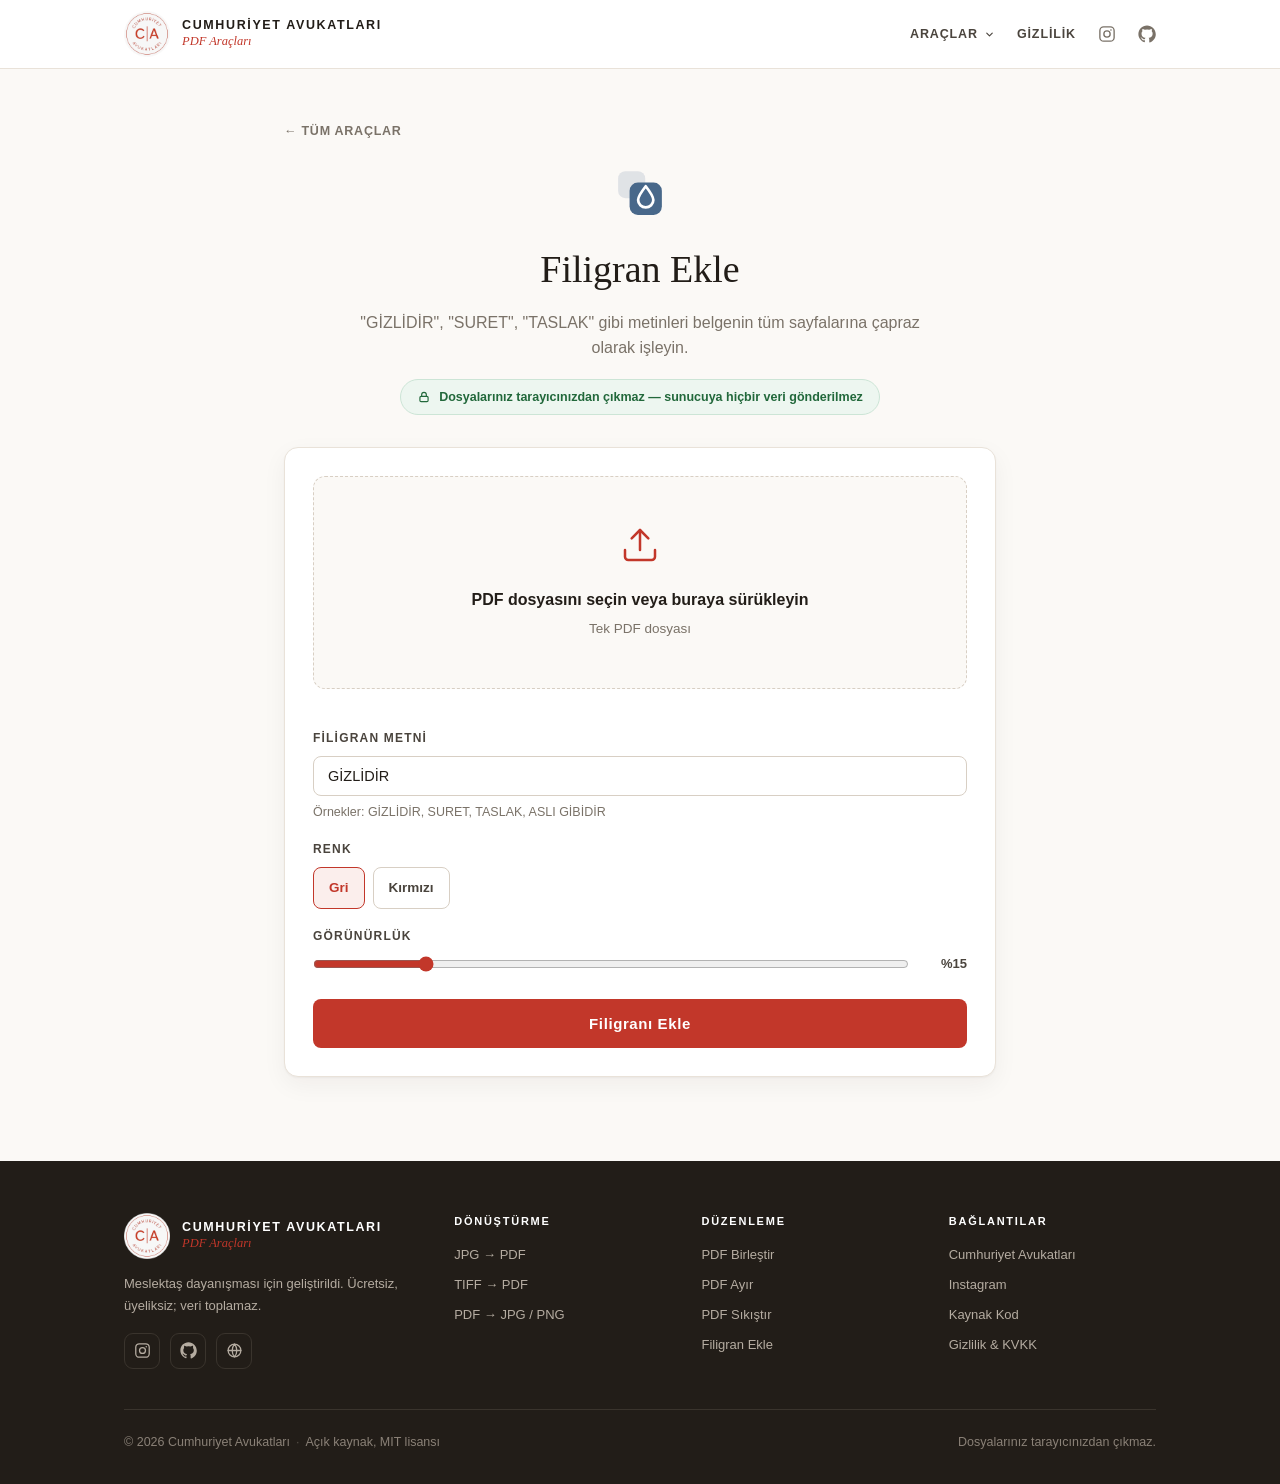
<file: araclar/filigran.html>
<!DOCTYPE html>
<html lang="tr">
<head>
<meta charset="UTF-8">
<meta name="viewport" content="width=device-width, initial-scale=1.0">
<title>Filigran Ekle — Cumhuriyet Avukatları PDF Araçları</title>
<meta name="description" content="PDF filigran ekleme aracı — GİZLİDİR, SURET gibi metinleri tüm sayfalara işleyin. Dosyalar tarayıcıdan çıkmaz.">
<link rel="icon" type="image/png" href="../assets/favicon.png">
<link rel="stylesheet" href="../assets/css/style.css">
</head>
<body data-tool="watermark">

<header class="site-header">
  <div class="container header-inner">
    <a class="brand" href="../index.html">
      <img src="../assets/logo.png" alt="Cumhuriyet Avukatları logosu" class="brand-logo">
      <span class="brand-text"><strong>CUMHUR&#304;YET AVUKATLARI</strong><small>PDF Araçları</small></span>
    </a>
    <button class="nav-toggle" id="nav-toggle" aria-label="Menü" aria-expanded="false">
      <svg width="20" height="20" viewBox="0 0 24 24" fill="none" stroke="currentColor" stroke-width="2" stroke-linecap="round"><path d="M4 7h16M4 12h16M4 17h16"/></svg>
    </button>
    <nav class="site-nav" id="site-nav">
      <div class="nav-drop">
        <a href="../index.html#araclar" class="nav-drop-btn">Araçlar <svg width="11" height="11" viewBox="0 0 24 24" fill="none" stroke="currentColor" stroke-width="2.5" stroke-linecap="round" stroke-linejoin="round"><path d="M6 9l6 6 6-6"/></svg></a>
        <div class="nav-drop-panel">
          <div class="drop-col">
            <span class="drop-cat">Dönüştürme</span>
            <a href="../araclar/jpg-to-pdf.html">JPG &rarr; PDF</a>
            <a href="../araclar/tiff-to-pdf.html">TIFF &rarr; PDF</a>
            <a href="../araclar/jpg-to-pdf.html">PNG &rarr; PDF</a>
            <a href="../araclar/pdf-to-jpg.html">PDF &rarr; JPG</a>
            <a href="../araclar/pdf-to-jpg.html#png">PDF &rarr; PNG</a>
          </div>
          <div class="drop-col">
            <span class="drop-cat">Birleştir &amp; Düzenle</span>
            <a href="../araclar/pdf-birlestir.html">PDF Birleştir</a>
            <a href="../araclar/pdf-ayir.html">PDF Ayır</a>
            <a href="../araclar/pdf-dondur.html">PDF Döndür</a>
            <a href="../araclar/sayfa-sil.html">Sayfa Sil</a>
          </div>
          <div class="drop-col">
            <span class="drop-cat">Optimizasyon &amp; Damga</span>
            <a href="../araclar/pdf-sikistir.html">PDF Sıkıştır</a>
            <a href="../araclar/filigran.html">Filigran Ekle</a>
            <a href="../araclar/sayfa-numarasi.html">Sayfa Numarası</a>
          </div>
        </div>
      </div>
      <a href="../gizlilik.html">Gizlilik</a>
      <a class="nav-icon" href="https://www.instagram.com/cumhuriyet_avukatlari" target="_blank" rel="noopener" title="Instagram" aria-label="Instagram"><svg width="18" height="18" viewBox="0 0 24 24" fill="none" stroke="currentColor" stroke-width="1.8" stroke-linecap="round" stroke-linejoin="round"><rect x="2.5" y="2.5" width="19" height="19" rx="5"/><circle cx="12" cy="12" r="4.2"/><circle cx="17.3" cy="6.7" r="1.1" fill="currentColor" stroke="none"/></svg></a>
      <a class="nav-icon" href="https://github.com/ersancetin/cumhuriyet-avukatlari" target="_blank" rel="noopener" title="GitHub" aria-label="GitHub"><svg width="18" height="18" viewBox="0 0 24 24" fill="currentColor"><path d="M12 .5C5.6.5.5 5.6.5 12c0 5.1 3.3 9.4 7.9 10.9.6.1.8-.2.8-.6v-2c-3.2.7-3.9-1.4-3.9-1.4-.5-1.3-1.3-1.7-1.3-1.7-1-.7.1-.7.1-.7 1.2.1 1.8 1.2 1.8 1.2 1 1.8 2.8 1.3 3.4 1 .1-.8.4-1.3.7-1.6-2.6-.3-5.3-1.3-5.3-5.7 0-1.3.4-2.3 1.2-3.1-.1-.3-.5-1.5.1-3.1 0 0 1-.3 3.2 1.2a11 11 0 0 1 5.8 0c2.2-1.5 3.2-1.2 3.2-1.2.6 1.6.2 2.8.1 3.1.8.8 1.2 1.8 1.2 3.1 0 4.4-2.7 5.4-5.3 5.7.4.4.8 1.1.8 2.2v3.3c0 .4.2.7.8.6 4.6-1.5 7.9-5.8 7.9-10.9C23.5 5.6 18.4.5 12 .5z"/></svg></a>
    </nav>
  </div>
</header>

<main class="tool-page">
  <div class="container-narrow">
    <a class="back-link" href="../index.html#araclar">&larr; Tüm Araçlar</a>
    <div class="tool-head">
      <span class="icon"><svg width="50" height="50" viewBox="0 0 48 48" fill="none" aria-hidden="true"><rect x="3" y="3" width="26" height="26" rx="7" fill="#48688A" opacity=".15"/><rect x="14" y="14" width="31" height="31" rx="8" fill="#48688A"/><path d="M29.5 17.5 C33.8 23 36.8 26.9 36.8 30.6 A7.3 7.3 0 0 1 22.2 30.6 C22.2 26.9 25.2 23 29.5 17.5 Z" stroke="#FFFFFF" stroke-width="2.6" stroke-linecap="round" stroke-linejoin="round" fill="none"/></svg></span>
      <h1>Filigran Ekle</h1>
      <p>&quot;GİZLİDİR&quot;, &quot;SURET&quot;, &quot;TASLAK&quot; gibi metinleri belgenin tüm sayfalarına çapraz olarak işleyin.</p>
      <div class="privacy-pill">
        <svg width="14" height="14" viewBox="0 0 24 24" fill="none" stroke="currentColor" stroke-width="2" stroke-linecap="round" stroke-linejoin="round"><rect x="5" y="11" width="14" height="9" rx="2"/><path d="M8 11V8a4 4 0 0 1 8 0v3"/></svg>
        Dosyalarınız tarayıcınızdan çıkmaz — sunucuya hiçbir veri gönderilmez
      </div>
    </div>

    <div class="tool-panel">
      <div class="dropzone" id="dropzone">
        <svg width="40" height="40" viewBox="0 0 24 24" fill="none" stroke="currentColor" stroke-width="1.5" stroke-linecap="round" stroke-linejoin="round"><path d="M21 15v4a2 2 0 0 1-2 2H5a2 2 0 0 1-2-2v-4"/><path d="M12 3v12"/><path d="M7 8l5-5 5 5"/></svg>
        <div class="dz-title">PDF dosyasını seçin veya buraya sürükleyin</div>
        <div class="dz-sub">Tek PDF dosyası</div>
        <input type="file" id="file-input" accept=".pdf">
      </div>

      <div class="file-list" id="file-list"></div>

<div class="options">
        <div class="opt-group">
          <label class="opt-label" for="wm-text">Filigran metni</label>
          <input type="text" class="text-input" id="wm-text" value="GİZLİDİR" maxlength="60">
          <div class="opt-hint">Örnekler: GİZLİDİR, SURET, TASLAK, ASLI GİBİDİR</div>
        </div>
        <div class="opt-group">
          <label class="opt-label">Renk</label>
          <div class="opt-row" id="opt-color">
            <label class="opt-choice active" data-value="gri">Gri</label>
            <label class="opt-choice" data-value="kirmizi">Kırmızı</label>
          </div>
        </div>
        <div class="opt-group">
          <label class="opt-label">Görünürlük</label>
          <div class="range-wrap">
            <input type="range" id="opacity-slider" min="5" max="60" value="15">
            <span class="range-val" id="opacity-val">%15</span>
          </div>
        </div>
      </div>

      <div class="run-area">
        <button class="btn btn-primary btn-block" id="run-btn">Filigranı Ekle</button>
      </div>

      <div class="error-box" id="error-box"></div>

      <div class="progress-wrap" id="progress-wrap">
        <div class="progress-bar"><div class="progress-fill" id="progress-fill"></div></div>
        <div class="status-text" id="status-text"></div>
      </div>

      <div class="result-area" id="result-area">
        <div class="result-box">
          <div class="r-title"></div>
          <div class="r-sub"></div>
          <div class="r-actions" style="display:flex;gap:10px;justify-content:center;flex-wrap:wrap"></div>
        </div>
      </div>
    </div>

  </div>
</main>

<footer class="site-footer">
  <div class="container">
    <div class="footer-grid">
      <div class="footer-brand">
        <a class="brand" href="../index.html">
          <img src="../assets/logo.png" alt="Cumhuriyet Avukatları logosu" class="brand-logo">
          <span class="brand-text"><strong>CUMHUR&#304;YET AVUKATLARI</strong><small>PDF Araçları</small></span>
        </a>
        <p>Meslektaş dayanışması için geliştirildi. Ücretsiz, üyeliksiz; veri toplamaz.</p>
        <div class="social-links">
          <a href="https://www.instagram.com/cumhuriyet_avukatlari" target="_blank" rel="noopener" aria-label="Instagram"><svg width="17" height="17" viewBox="0 0 24 24" fill="none" stroke="currentColor" stroke-width="1.8" stroke-linecap="round" stroke-linejoin="round"><rect x="2.5" y="2.5" width="19" height="19" rx="5"/><circle cx="12" cy="12" r="4.2"/><circle cx="17.3" cy="6.7" r="1.1" fill="currentColor" stroke="none"/></svg></a>
          <a href="https://github.com/ersancetin/cumhuriyet-avukatlari" target="_blank" rel="noopener" aria-label="GitHub"><svg width="17" height="17" viewBox="0 0 24 24" fill="currentColor"><path d="M12 .5C5.6.5.5 5.6.5 12c0 5.1 3.3 9.4 7.9 10.9.6.1.8-.2.8-.6v-2c-3.2.7-3.9-1.4-3.9-1.4-.5-1.3-1.3-1.7-1.3-1.7-1-.7.1-.7.1-.7 1.2.1 1.8 1.2 1.8 1.2 1 1.8 2.8 1.3 3.4 1 .1-.8.4-1.3.7-1.6-2.6-.3-5.3-1.3-5.3-5.7 0-1.3.4-2.3 1.2-3.1-.1-.3-.5-1.5.1-3.1 0 0 1-.3 3.2 1.2a11 11 0 0 1 5.8 0c2.2-1.5 3.2-1.2 3.2-1.2.6 1.6.2 2.8.1 3.1.8.8 1.2 1.8 1.2 3.1 0 4.4-2.7 5.4-5.3 5.7.4.4.8 1.1.8 2.2v3.3c0 .4.2.7.8.6 4.6-1.5 7.9-5.8 7.9-10.9C23.5 5.6 18.4.5 12 .5z"/></svg></a>
          <a href="https://cumhuriyetavukatlari.com" target="_blank" rel="noopener" aria-label="Web sitesi"><svg width="17" height="17" viewBox="0 0 24 24" fill="none" stroke="currentColor" stroke-width="1.8" stroke-linecap="round" stroke-linejoin="round"><circle cx="12" cy="12" r="9"/><path d="M3 12h18M12 3a14 14 0 0 1 0 18M12 3a14 14 0 0 0 0 18"/></svg></a>
        </div>
      </div>
      <div class="footer-col">
        <h4>Dönüştürme</h4>
        <ul>
          <li><a href="../araclar/jpg-to-pdf.html">JPG &rarr; PDF</a></li>
          <li><a href="../araclar/tiff-to-pdf.html">TIFF &rarr; PDF</a></li>
          <li><a href="../araclar/pdf-to-jpg.html">PDF &rarr; JPG / PNG</a></li>
        </ul>
      </div>
      <div class="footer-col">
        <h4>Düzenleme</h4>
        <ul>
          <li><a href="../araclar/pdf-birlestir.html">PDF Birleştir</a></li>
          <li><a href="../araclar/pdf-ayir.html">PDF Ayır</a></li>
          <li><a href="../araclar/pdf-sikistir.html">PDF Sıkıştır</a></li>
          <li><a href="../araclar/filigran.html">Filigran Ekle</a></li>
        </ul>
      </div>
      <div class="footer-col">
        <h4>Bağlantılar</h4>
        <ul>
          <li><a href="https://cumhuriyetavukatlari.com" target="_blank" rel="noopener">Cumhuriyet Avukatları</a></li>
          <li><a href="https://www.instagram.com/cumhuriyet_avukatlari" target="_blank" rel="noopener">Instagram</a></li>
          <li><a href="https://github.com/ersancetin/cumhuriyet-avukatlari" target="_blank" rel="noopener">Kaynak Kod</a></li>
          <li><a href="../gizlilik.html">Gizlilik &amp; KVKK</a></li>
        </ul>
      </div>
    </div>
    <div class="footer-bottom">
      <span>&copy; 2026 Cumhuriyet Avukatları<span class="sep">&middot;</span>Açık kaynak, MIT lisansı</span>
      <span>Dosyalarınız tarayıcınızdan çıkmaz.</span>
    </div>
  </div>
</footer>

<script src="../assets/vendor/pdf-lib.min.js"></script>
<script src="../assets/vendor/pdf.min.js"></script>
<script src="../assets/vendor/fontkit.umd.min.js"></script>
<script src="../assets/js/common.js"></script>
<script src="../assets/js/tools.js"></script>
</body>
</html>
</file>
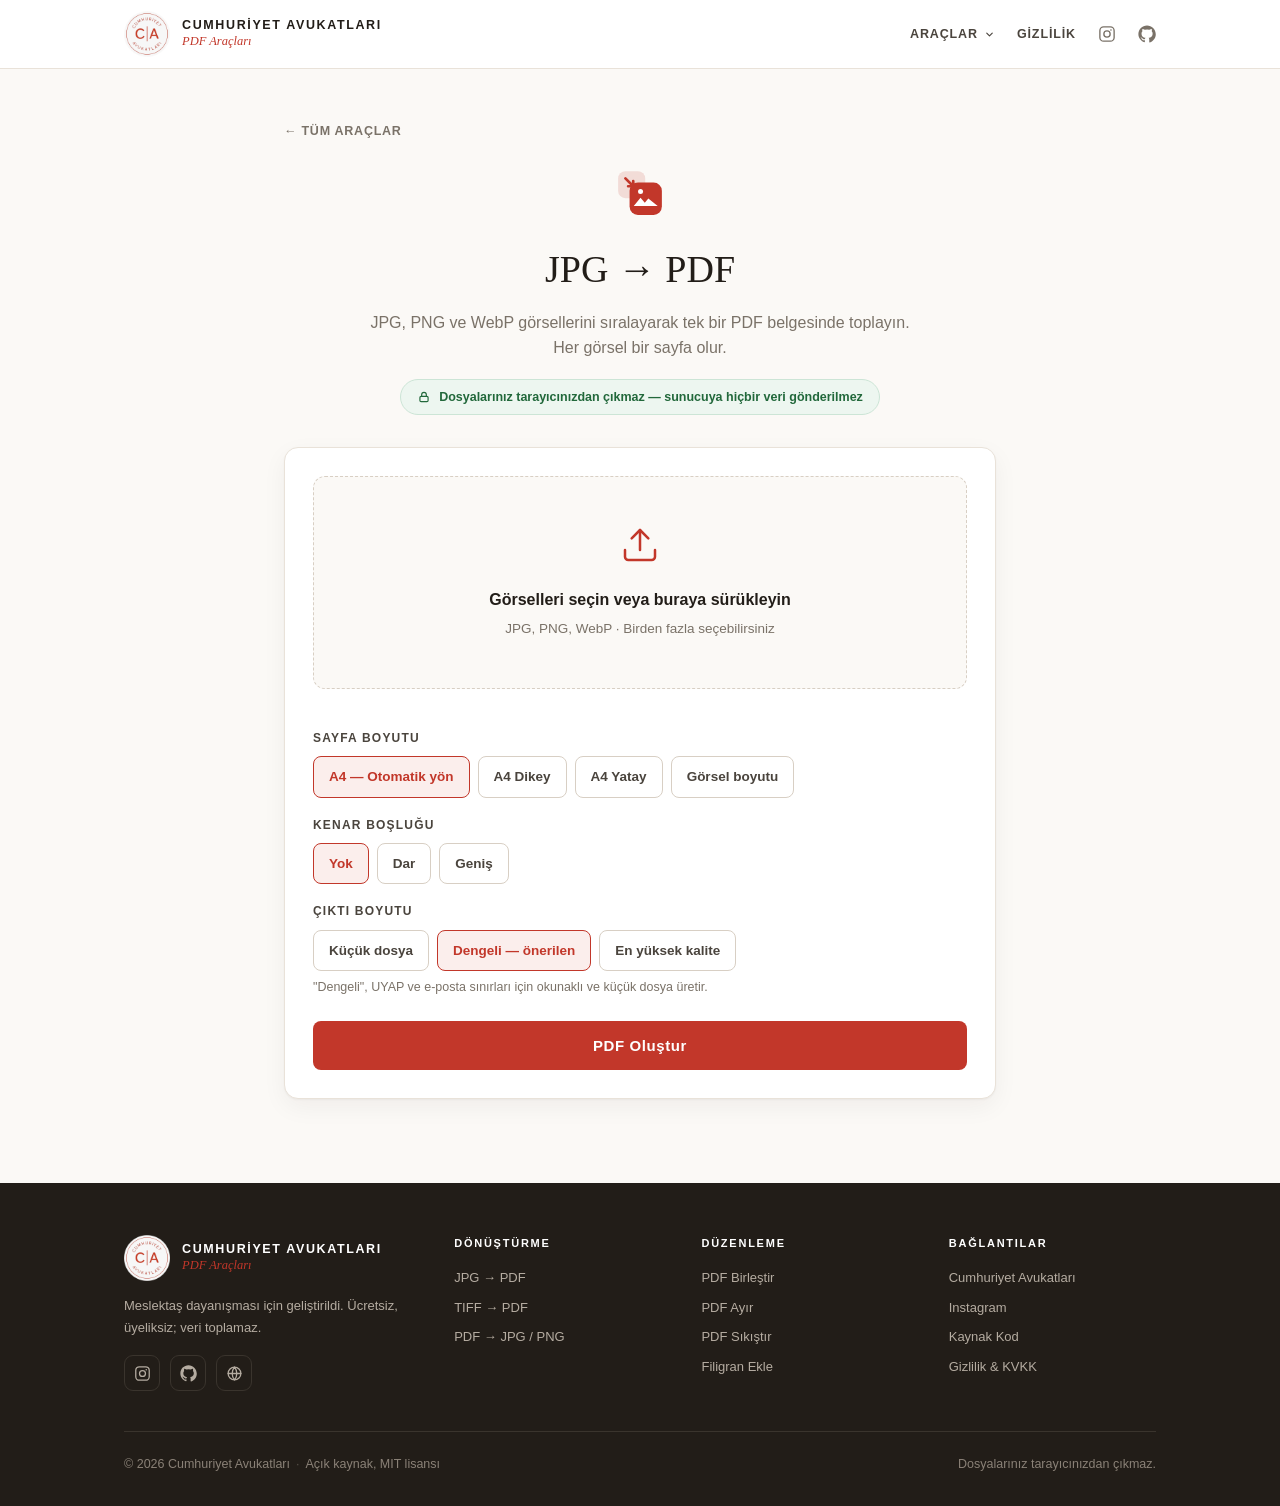
<file: araclar/jpg-to-pdf.html>
<!DOCTYPE html>
<html lang="tr">
<head>
<meta charset="UTF-8">
<meta name="viewport" content="width=device-width, initial-scale=1.0">
<title>JPG &rarr; PDF — Cumhuriyet Avukatları PDF Araçları</title>
<meta name="description" content="JPG'den PDF'e dönüştürme aracı — fotoğraf ve görselleri tarayıcınızdan çıkmadan PDF'e çevirin. Ücretsiz ve açık kaynak.">
<link rel="icon" type="image/png" href="../assets/favicon.png">
<link rel="stylesheet" href="../assets/css/style.css">
</head>
<body data-tool="image2pdf">

<header class="site-header">
  <div class="container header-inner">
    <a class="brand" href="../index.html">
      <img src="../assets/logo.png" alt="Cumhuriyet Avukatları logosu" class="brand-logo">
      <span class="brand-text"><strong>CUMHUR&#304;YET AVUKATLARI</strong><small>PDF Araçları</small></span>
    </a>
    <button class="nav-toggle" id="nav-toggle" aria-label="Menü" aria-expanded="false">
      <svg width="20" height="20" viewBox="0 0 24 24" fill="none" stroke="currentColor" stroke-width="2" stroke-linecap="round"><path d="M4 7h16M4 12h16M4 17h16"/></svg>
    </button>
    <nav class="site-nav" id="site-nav">
      <div class="nav-drop">
        <a href="../index.html#araclar" class="nav-drop-btn">Araçlar <svg width="11" height="11" viewBox="0 0 24 24" fill="none" stroke="currentColor" stroke-width="2.5" stroke-linecap="round" stroke-linejoin="round"><path d="M6 9l6 6 6-6"/></svg></a>
        <div class="nav-drop-panel">
          <div class="drop-col">
            <span class="drop-cat">Dönüştürme</span>
            <a href="../araclar/jpg-to-pdf.html">JPG &rarr; PDF</a>
            <a href="../araclar/tiff-to-pdf.html">TIFF &rarr; PDF</a>
            <a href="../araclar/jpg-to-pdf.html">PNG &rarr; PDF</a>
            <a href="../araclar/pdf-to-jpg.html">PDF &rarr; JPG</a>
            <a href="../araclar/pdf-to-jpg.html#png">PDF &rarr; PNG</a>
          </div>
          <div class="drop-col">
            <span class="drop-cat">Birleştir &amp; Düzenle</span>
            <a href="../araclar/pdf-birlestir.html">PDF Birleştir</a>
            <a href="../araclar/pdf-ayir.html">PDF Ayır</a>
            <a href="../araclar/pdf-dondur.html">PDF Döndür</a>
            <a href="../araclar/sayfa-sil.html">Sayfa Sil</a>
          </div>
          <div class="drop-col">
            <span class="drop-cat">Optimizasyon &amp; Damga</span>
            <a href="../araclar/pdf-sikistir.html">PDF Sıkıştır</a>
            <a href="../araclar/filigran.html">Filigran Ekle</a>
            <a href="../araclar/sayfa-numarasi.html">Sayfa Numarası</a>
          </div>
        </div>
      </div>
      <a href="../gizlilik.html">Gizlilik</a>
      <a class="nav-icon" href="https://www.instagram.com/cumhuriyet_avukatlari" target="_blank" rel="noopener" title="Instagram" aria-label="Instagram"><svg width="18" height="18" viewBox="0 0 24 24" fill="none" stroke="currentColor" stroke-width="1.8" stroke-linecap="round" stroke-linejoin="round"><rect x="2.5" y="2.5" width="19" height="19" rx="5"/><circle cx="12" cy="12" r="4.2"/><circle cx="17.3" cy="6.7" r="1.1" fill="currentColor" stroke="none"/></svg></a>
      <a class="nav-icon" href="https://github.com/ersancetin/cumhuriyet-avukatlari" target="_blank" rel="noopener" title="GitHub" aria-label="GitHub"><svg width="18" height="18" viewBox="0 0 24 24" fill="currentColor"><path d="M12 .5C5.6.5.5 5.6.5 12c0 5.1 3.3 9.4 7.9 10.9.6.1.8-.2.8-.6v-2c-3.2.7-3.9-1.4-3.9-1.4-.5-1.3-1.3-1.7-1.3-1.7-1-.7.1-.7.1-.7 1.2.1 1.8 1.2 1.8 1.2 1 1.8 2.8 1.3 3.4 1 .1-.8.4-1.3.7-1.6-2.6-.3-5.3-1.3-5.3-5.7 0-1.3.4-2.3 1.2-3.1-.1-.3-.5-1.5.1-3.1 0 0 1-.3 3.2 1.2a11 11 0 0 1 5.8 0c2.2-1.5 3.2-1.2 3.2-1.2.6 1.6.2 2.8.1 3.1.8.8 1.2 1.8 1.2 3.1 0 4.4-2.7 5.4-5.3 5.7.4.4.8 1.1.8 2.2v3.3c0 .4.2.7.8.6 4.6-1.5 7.9-5.8 7.9-10.9C23.5 5.6 18.4.5 12 .5z"/></svg></a>
    </nav>
  </div>
</header>

<main class="tool-page">
  <div class="container-narrow">
    <a class="back-link" href="../index.html#araclar">&larr; Tüm Araçlar</a>
    <div class="tool-head">
      <span class="icon"><svg width="50" height="50" viewBox="0 0 48 48" fill="none" aria-hidden="true"><rect x="3" y="3" width="26" height="26" rx="7" fill="#C2372A" opacity=".15"/><path d="M10 10 L17.5 17.5 M17.5 17.5 V12.6 M17.5 17.5 H12.6" stroke="#C2372A" stroke-width="2.6" stroke-linecap="round" stroke-linejoin="round"/><rect x="14" y="14" width="31" height="31" rx="8" fill="#C2372A"/><circle cx="24.5" cy="22.5" r="2.4" fill="#FFFFFF"/><path d="M18 36.5 L24.5 28.5 L28.6 33.4 L32 29.2 L41 36.5 Z" fill="#FFFFFF"/></svg></span>
      <h1>JPG &rarr; PDF</h1>
      <p>JPG, PNG ve WebP görsellerini sıralayarak tek bir PDF belgesinde toplayın. Her görsel bir sayfa olur.</p>
      <div class="privacy-pill">
        <svg width="14" height="14" viewBox="0 0 24 24" fill="none" stroke="currentColor" stroke-width="2" stroke-linecap="round" stroke-linejoin="round"><rect x="5" y="11" width="14" height="9" rx="2"/><path d="M8 11V8a4 4 0 0 1 8 0v3"/></svg>
        Dosyalarınız tarayıcınızdan çıkmaz — sunucuya hiçbir veri gönderilmez
      </div>
    </div>

    <div class="tool-panel">
      <div class="dropzone" id="dropzone">
        <svg width="40" height="40" viewBox="0 0 24 24" fill="none" stroke="currentColor" stroke-width="1.5" stroke-linecap="round" stroke-linejoin="round"><path d="M21 15v4a2 2 0 0 1-2 2H5a2 2 0 0 1-2-2v-4"/><path d="M12 3v12"/><path d="M7 8l5-5 5 5"/></svg>
        <div class="dz-title">Görselleri seçin veya buraya sürükleyin</div>
        <div class="dz-sub">JPG, PNG, WebP · Birden fazla seçebilirsiniz</div>
        <input type="file" id="file-input" accept=".jpg,.jpeg,.png,.webp" multiple>
      </div>

      <div class="file-list" id="file-list"></div>

<div class="options">
        <div class="opt-group">
          <label class="opt-label">Sayfa boyutu</label>
          <div class="opt-row" id="opt-pagesize">
            <label class="opt-choice active" data-value="a4auto">A4 — Otomatik yön</label>
            <label class="opt-choice" data-value="a4p">A4 Dikey</label>
            <label class="opt-choice" data-value="a4l">A4 Yatay</label>
            <label class="opt-choice" data-value="auto">Görsel boyutu</label>
          </div>
        </div>
        <div class="opt-group">
          <label class="opt-label">Kenar boşluğu</label>
          <div class="opt-row" id="opt-margin">
            <label class="opt-choice active" data-value="0">Yok</label>
            <label class="opt-choice" data-value="28">Dar</label>
            <label class="opt-choice" data-value="56">Geniş</label>
          </div>
        </div>
        <div class="opt-group">
          <label class="opt-label">Çıktı boyutu</label>
          <div class="opt-row" id="opt-size">
            <label class="opt-choice" data-value="kucuk">Küçük dosya</label>
            <label class="opt-choice active" data-value="dengeli">Dengeli — önerilen</label>
            <label class="opt-choice" data-value="yuksek">En yüksek kalite</label>
          </div>
          <div class="opt-hint">"Dengeli", UYAP ve e-posta sınırları için okunaklı ve küçük dosya üretir.</div>
        </div>
      </div>

      <div class="run-area">
        <button class="btn btn-primary btn-block" id="run-btn">PDF Oluştur</button>
      </div>

      <div class="error-box" id="error-box"></div>

      <div class="progress-wrap" id="progress-wrap">
        <div class="progress-bar"><div class="progress-fill" id="progress-fill"></div></div>
        <div class="status-text" id="status-text"></div>
      </div>

      <div class="result-area" id="result-area">
        <div class="result-box">
          <div class="r-title"></div>
          <div class="r-sub"></div>
          <div class="r-actions" style="display:flex;gap:10px;justify-content:center;flex-wrap:wrap"></div>
        </div>
      </div>
    </div>

  </div>
</main>

<footer class="site-footer">
  <div class="container">
    <div class="footer-grid">
      <div class="footer-brand">
        <a class="brand" href="../index.html">
          <img src="../assets/logo.png" alt="Cumhuriyet Avukatları logosu" class="brand-logo">
          <span class="brand-text"><strong>CUMHUR&#304;YET AVUKATLARI</strong><small>PDF Araçları</small></span>
        </a>
        <p>Meslektaş dayanışması için geliştirildi. Ücretsiz, üyeliksiz; veri toplamaz.</p>
        <div class="social-links">
          <a href="https://www.instagram.com/cumhuriyet_avukatlari" target="_blank" rel="noopener" aria-label="Instagram"><svg width="17" height="17" viewBox="0 0 24 24" fill="none" stroke="currentColor" stroke-width="1.8" stroke-linecap="round" stroke-linejoin="round"><rect x="2.5" y="2.5" width="19" height="19" rx="5"/><circle cx="12" cy="12" r="4.2"/><circle cx="17.3" cy="6.7" r="1.1" fill="currentColor" stroke="none"/></svg></a>
          <a href="https://github.com/ersancetin/cumhuriyet-avukatlari" target="_blank" rel="noopener" aria-label="GitHub"><svg width="17" height="17" viewBox="0 0 24 24" fill="currentColor"><path d="M12 .5C5.6.5.5 5.6.5 12c0 5.1 3.3 9.4 7.9 10.9.6.1.8-.2.8-.6v-2c-3.2.7-3.9-1.4-3.9-1.4-.5-1.3-1.3-1.7-1.3-1.7-1-.7.1-.7.1-.7 1.2.1 1.8 1.2 1.8 1.2 1 1.8 2.8 1.3 3.4 1 .1-.8.4-1.3.7-1.6-2.6-.3-5.3-1.3-5.3-5.7 0-1.3.4-2.3 1.2-3.1-.1-.3-.5-1.5.1-3.1 0 0 1-.3 3.2 1.2a11 11 0 0 1 5.8 0c2.2-1.5 3.2-1.2 3.2-1.2.6 1.6.2 2.8.1 3.1.8.8 1.2 1.8 1.2 3.1 0 4.4-2.7 5.4-5.3 5.7.4.4.8 1.1.8 2.2v3.3c0 .4.2.7.8.6 4.6-1.5 7.9-5.8 7.9-10.9C23.5 5.6 18.4.5 12 .5z"/></svg></a>
          <a href="https://cumhuriyetavukatlari.com" target="_blank" rel="noopener" aria-label="Web sitesi"><svg width="17" height="17" viewBox="0 0 24 24" fill="none" stroke="currentColor" stroke-width="1.8" stroke-linecap="round" stroke-linejoin="round"><circle cx="12" cy="12" r="9"/><path d="M3 12h18M12 3a14 14 0 0 1 0 18M12 3a14 14 0 0 0 0 18"/></svg></a>
        </div>
      </div>
      <div class="footer-col">
        <h4>Dönüştürme</h4>
        <ul>
          <li><a href="../araclar/jpg-to-pdf.html">JPG &rarr; PDF</a></li>
          <li><a href="../araclar/tiff-to-pdf.html">TIFF &rarr; PDF</a></li>
          <li><a href="../araclar/pdf-to-jpg.html">PDF &rarr; JPG / PNG</a></li>
        </ul>
      </div>
      <div class="footer-col">
        <h4>Düzenleme</h4>
        <ul>
          <li><a href="../araclar/pdf-birlestir.html">PDF Birleştir</a></li>
          <li><a href="../araclar/pdf-ayir.html">PDF Ayır</a></li>
          <li><a href="../araclar/pdf-sikistir.html">PDF Sıkıştır</a></li>
          <li><a href="../araclar/filigran.html">Filigran Ekle</a></li>
        </ul>
      </div>
      <div class="footer-col">
        <h4>Bağlantılar</h4>
        <ul>
          <li><a href="https://cumhuriyetavukatlari.com" target="_blank" rel="noopener">Cumhuriyet Avukatları</a></li>
          <li><a href="https://www.instagram.com/cumhuriyet_avukatlari" target="_blank" rel="noopener">Instagram</a></li>
          <li><a href="https://github.com/ersancetin/cumhuriyet-avukatlari" target="_blank" rel="noopener">Kaynak Kod</a></li>
          <li><a href="../gizlilik.html">Gizlilik &amp; KVKK</a></li>
        </ul>
      </div>
    </div>
    <div class="footer-bottom">
      <span>&copy; 2026 Cumhuriyet Avukatları<span class="sep">&middot;</span>Açık kaynak, MIT lisansı</span>
      <span>Dosyalarınız tarayıcınızdan çıkmaz.</span>
    </div>
  </div>
</footer>

<script src="../assets/vendor/pdf-lib.min.js"></script>

<script src="../assets/js/common.js"></script>
<script src="../assets/js/tools.js"></script>
</body>
</html>
</file>
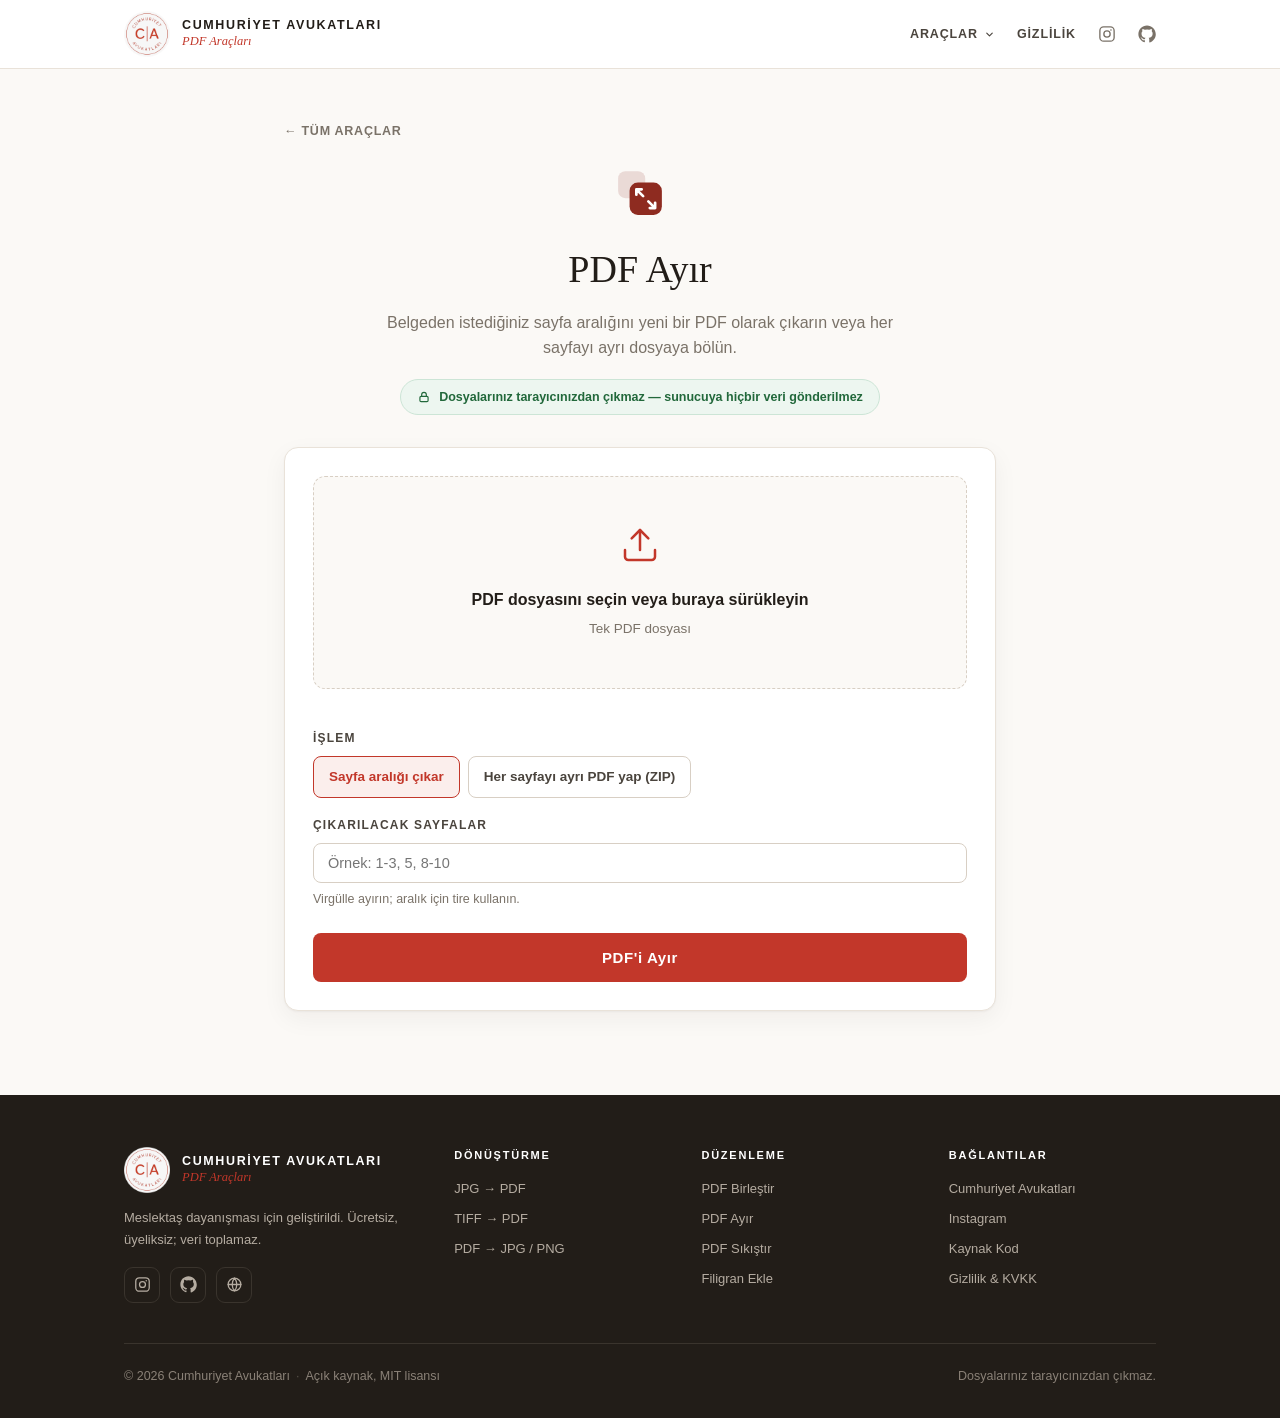
<file: araclar/pdf-ayir.html>
<!DOCTYPE html>
<html lang="tr">
<head>
<meta charset="UTF-8">
<meta name="viewport" content="width=device-width, initial-scale=1.0">
<title>PDF Ayır — Cumhuriyet Avukatları PDF Araçları</title>
<meta name="description" content="PDF ayırma ve bölme aracı — sayfa aralığı çıkarın ya da her sayfayı ayrı PDF olarak kaydedin. Dosyalar tarayıcıdan çıkmaz.">
<link rel="icon" type="image/png" href="../assets/favicon.png">
<link rel="stylesheet" href="../assets/css/style.css">
</head>
<body data-tool="split">

<header class="site-header">
  <div class="container header-inner">
    <a class="brand" href="../index.html">
      <img src="../assets/logo.png" alt="Cumhuriyet Avukatları logosu" class="brand-logo">
      <span class="brand-text"><strong>CUMHUR&#304;YET AVUKATLARI</strong><small>PDF Araçları</small></span>
    </a>
    <button class="nav-toggle" id="nav-toggle" aria-label="Menü" aria-expanded="false">
      <svg width="20" height="20" viewBox="0 0 24 24" fill="none" stroke="currentColor" stroke-width="2" stroke-linecap="round"><path d="M4 7h16M4 12h16M4 17h16"/></svg>
    </button>
    <nav class="site-nav" id="site-nav">
      <div class="nav-drop">
        <a href="../index.html#araclar" class="nav-drop-btn">Araçlar <svg width="11" height="11" viewBox="0 0 24 24" fill="none" stroke="currentColor" stroke-width="2.5" stroke-linecap="round" stroke-linejoin="round"><path d="M6 9l6 6 6-6"/></svg></a>
        <div class="nav-drop-panel">
          <div class="drop-col">
            <span class="drop-cat">Dönüştürme</span>
            <a href="../araclar/jpg-to-pdf.html">JPG &rarr; PDF</a>
            <a href="../araclar/tiff-to-pdf.html">TIFF &rarr; PDF</a>
            <a href="../araclar/jpg-to-pdf.html">PNG &rarr; PDF</a>
            <a href="../araclar/pdf-to-jpg.html">PDF &rarr; JPG</a>
            <a href="../araclar/pdf-to-jpg.html#png">PDF &rarr; PNG</a>
          </div>
          <div class="drop-col">
            <span class="drop-cat">Birleştir &amp; Düzenle</span>
            <a href="../araclar/pdf-birlestir.html">PDF Birleştir</a>
            <a href="../araclar/pdf-ayir.html">PDF Ayır</a>
            <a href="../araclar/pdf-dondur.html">PDF Döndür</a>
            <a href="../araclar/sayfa-sil.html">Sayfa Sil</a>
          </div>
          <div class="drop-col">
            <span class="drop-cat">Optimizasyon &amp; Damga</span>
            <a href="../araclar/pdf-sikistir.html">PDF Sıkıştır</a>
            <a href="../araclar/filigran.html">Filigran Ekle</a>
            <a href="../araclar/sayfa-numarasi.html">Sayfa Numarası</a>
          </div>
        </div>
      </div>
      <a href="../gizlilik.html">Gizlilik</a>
      <a class="nav-icon" href="https://www.instagram.com/cumhuriyet_avukatlari" target="_blank" rel="noopener" title="Instagram" aria-label="Instagram"><svg width="18" height="18" viewBox="0 0 24 24" fill="none" stroke="currentColor" stroke-width="1.8" stroke-linecap="round" stroke-linejoin="round"><rect x="2.5" y="2.5" width="19" height="19" rx="5"/><circle cx="12" cy="12" r="4.2"/><circle cx="17.3" cy="6.7" r="1.1" fill="currentColor" stroke="none"/></svg></a>
      <a class="nav-icon" href="https://github.com/ersancetin/cumhuriyet-avukatlari" target="_blank" rel="noopener" title="GitHub" aria-label="GitHub"><svg width="18" height="18" viewBox="0 0 24 24" fill="currentColor"><path d="M12 .5C5.6.5.5 5.6.5 12c0 5.1 3.3 9.4 7.9 10.9.6.1.8-.2.8-.6v-2c-3.2.7-3.9-1.4-3.9-1.4-.5-1.3-1.3-1.7-1.3-1.7-1-.7.1-.7.1-.7 1.2.1 1.8 1.2 1.8 1.2 1 1.8 2.8 1.3 3.4 1 .1-.8.4-1.3.7-1.6-2.6-.3-5.3-1.3-5.3-5.7 0-1.3.4-2.3 1.2-3.1-.1-.3-.5-1.5.1-3.1 0 0 1-.3 3.2 1.2a11 11 0 0 1 5.8 0c2.2-1.5 3.2-1.2 3.2-1.2.6 1.6.2 2.8.1 3.1.8.8 1.2 1.8 1.2 3.1 0 4.4-2.7 5.4-5.3 5.7.4.4.8 1.1.8 2.2v3.3c0 .4.2.7.8.6 4.6-1.5 7.9-5.8 7.9-10.9C23.5 5.6 18.4.5 12 .5z"/></svg></a>
    </nav>
  </div>
</header>

<main class="tool-page">
  <div class="container-narrow">
    <a class="back-link" href="../index.html#araclar">&larr; Tüm Araçlar</a>
    <div class="tool-head">
      <span class="icon"><svg width="50" height="50" viewBox="0 0 48 48" fill="none" aria-hidden="true"><rect x="3" y="3" width="26" height="26" rx="7" fill="#8E2B20" opacity=".15"/><rect x="14" y="14" width="31" height="31" rx="8" fill="#8E2B20"/><path d="M27 27 L20.5 20.5 M20.5 20.5 V25.6 M20.5 20.5 H25.6" stroke="#FFFFFF" stroke-width="2.6" stroke-linecap="round" stroke-linejoin="round" fill="none"/><path d="M32 32 L38.5 38.5 M38.5 38.5 V33.4 M38.5 38.5 H33.4" stroke="#FFFFFF" stroke-width="2.6" stroke-linecap="round" stroke-linejoin="round" fill="none"/></svg></span>
      <h1>PDF Ayır</h1>
      <p>Belgeden istediğiniz sayfa aralığını yeni bir PDF olarak çıkarın veya her sayfayı ayrı dosyaya bölün.</p>
      <div class="privacy-pill">
        <svg width="14" height="14" viewBox="0 0 24 24" fill="none" stroke="currentColor" stroke-width="2" stroke-linecap="round" stroke-linejoin="round"><rect x="5" y="11" width="14" height="9" rx="2"/><path d="M8 11V8a4 4 0 0 1 8 0v3"/></svg>
        Dosyalarınız tarayıcınızdan çıkmaz — sunucuya hiçbir veri gönderilmez
      </div>
    </div>

    <div class="tool-panel">
      <div class="dropzone" id="dropzone">
        <svg width="40" height="40" viewBox="0 0 24 24" fill="none" stroke="currentColor" stroke-width="1.5" stroke-linecap="round" stroke-linejoin="round"><path d="M21 15v4a2 2 0 0 1-2 2H5a2 2 0 0 1-2-2v-4"/><path d="M12 3v12"/><path d="M7 8l5-5 5 5"/></svg>
        <div class="dz-title">PDF dosyasını seçin veya buraya sürükleyin</div>
        <div class="dz-sub">Tek PDF dosyası</div>
        <input type="file" id="file-input" accept=".pdf">
      </div>

      <div class="file-list" id="file-list"></div>

<div class="options">
        <div class="opt-group">
          <label class="opt-label">İşlem</label>
          <div class="opt-row" id="opt-mode">
            <label class="opt-choice active" data-value="ranges">Sayfa aralığı çıkar</label>
            <label class="opt-choice" data-value="each">Her sayfayı ayrı PDF yap (ZIP)</label>
          </div>
        </div>
        <div class="opt-group" id="ranges-group">
          <label class="opt-label" for="ranges-input">Çıkarılacak sayfalar</label>
          <input type="text" class="text-input" id="ranges-input" placeholder="Örnek: 1-3, 5, 8-10">
          <div class="opt-hint">Virgülle ayırın; aralık için tire kullanın.</div>
        </div>
      </div>

      <div class="run-area">
        <button class="btn btn-primary btn-block" id="run-btn">PDF'i Ayır</button>
      </div>

      <div class="error-box" id="error-box"></div>

      <div class="progress-wrap" id="progress-wrap">
        <div class="progress-bar"><div class="progress-fill" id="progress-fill"></div></div>
        <div class="status-text" id="status-text"></div>
      </div>

      <div class="result-area" id="result-area">
        <div class="result-box">
          <div class="r-title"></div>
          <div class="r-sub"></div>
          <div class="r-actions" style="display:flex;gap:10px;justify-content:center;flex-wrap:wrap"></div>
        </div>
      </div>
    </div>

  </div>
</main>

<footer class="site-footer">
  <div class="container">
    <div class="footer-grid">
      <div class="footer-brand">
        <a class="brand" href="../index.html">
          <img src="../assets/logo.png" alt="Cumhuriyet Avukatları logosu" class="brand-logo">
          <span class="brand-text"><strong>CUMHUR&#304;YET AVUKATLARI</strong><small>PDF Araçları</small></span>
        </a>
        <p>Meslektaş dayanışması için geliştirildi. Ücretsiz, üyeliksiz; veri toplamaz.</p>
        <div class="social-links">
          <a href="https://www.instagram.com/cumhuriyet_avukatlari" target="_blank" rel="noopener" aria-label="Instagram"><svg width="17" height="17" viewBox="0 0 24 24" fill="none" stroke="currentColor" stroke-width="1.8" stroke-linecap="round" stroke-linejoin="round"><rect x="2.5" y="2.5" width="19" height="19" rx="5"/><circle cx="12" cy="12" r="4.2"/><circle cx="17.3" cy="6.7" r="1.1" fill="currentColor" stroke="none"/></svg></a>
          <a href="https://github.com/ersancetin/cumhuriyet-avukatlari" target="_blank" rel="noopener" aria-label="GitHub"><svg width="17" height="17" viewBox="0 0 24 24" fill="currentColor"><path d="M12 .5C5.6.5.5 5.6.5 12c0 5.1 3.3 9.4 7.9 10.9.6.1.8-.2.8-.6v-2c-3.2.7-3.9-1.4-3.9-1.4-.5-1.3-1.3-1.7-1.3-1.7-1-.7.1-.7.1-.7 1.2.1 1.8 1.2 1.8 1.2 1 1.8 2.8 1.3 3.4 1 .1-.8.4-1.3.7-1.6-2.6-.3-5.3-1.3-5.3-5.7 0-1.3.4-2.3 1.2-3.1-.1-.3-.5-1.5.1-3.1 0 0 1-.3 3.2 1.2a11 11 0 0 1 5.8 0c2.2-1.5 3.2-1.2 3.2-1.2.6 1.6.2 2.8.1 3.1.8.8 1.2 1.8 1.2 3.1 0 4.4-2.7 5.4-5.3 5.7.4.4.8 1.1.8 2.2v3.3c0 .4.2.7.8.6 4.6-1.5 7.9-5.8 7.9-10.9C23.5 5.6 18.4.5 12 .5z"/></svg></a>
          <a href="https://cumhuriyetavukatlari.com" target="_blank" rel="noopener" aria-label="Web sitesi"><svg width="17" height="17" viewBox="0 0 24 24" fill="none" stroke="currentColor" stroke-width="1.8" stroke-linecap="round" stroke-linejoin="round"><circle cx="12" cy="12" r="9"/><path d="M3 12h18M12 3a14 14 0 0 1 0 18M12 3a14 14 0 0 0 0 18"/></svg></a>
        </div>
      </div>
      <div class="footer-col">
        <h4>Dönüştürme</h4>
        <ul>
          <li><a href="../araclar/jpg-to-pdf.html">JPG &rarr; PDF</a></li>
          <li><a href="../araclar/tiff-to-pdf.html">TIFF &rarr; PDF</a></li>
          <li><a href="../araclar/pdf-to-jpg.html">PDF &rarr; JPG / PNG</a></li>
        </ul>
      </div>
      <div class="footer-col">
        <h4>Düzenleme</h4>
        <ul>
          <li><a href="../araclar/pdf-birlestir.html">PDF Birleştir</a></li>
          <li><a href="../araclar/pdf-ayir.html">PDF Ayır</a></li>
          <li><a href="../araclar/pdf-sikistir.html">PDF Sıkıştır</a></li>
          <li><a href="../araclar/filigran.html">Filigran Ekle</a></li>
        </ul>
      </div>
      <div class="footer-col">
        <h4>Bağlantılar</h4>
        <ul>
          <li><a href="https://cumhuriyetavukatlari.com" target="_blank" rel="noopener">Cumhuriyet Avukatları</a></li>
          <li><a href="https://www.instagram.com/cumhuriyet_avukatlari" target="_blank" rel="noopener">Instagram</a></li>
          <li><a href="https://github.com/ersancetin/cumhuriyet-avukatlari" target="_blank" rel="noopener">Kaynak Kod</a></li>
          <li><a href="../gizlilik.html">Gizlilik &amp; KVKK</a></li>
        </ul>
      </div>
    </div>
    <div class="footer-bottom">
      <span>&copy; 2026 Cumhuriyet Avukatları<span class="sep">&middot;</span>Açık kaynak, MIT lisansı</span>
      <span>Dosyalarınız tarayıcınızdan çıkmaz.</span>
    </div>
  </div>
</footer>

<script src="../assets/vendor/pdf-lib.min.js"></script>
<script src="../assets/vendor/pdf.min.js"></script>
<script src="../assets/vendor/jszip.min.js"></script>
<script src="../assets/js/common.js"></script>
<script src="../assets/js/tools.js"></script>
</body>
</html>
</file>
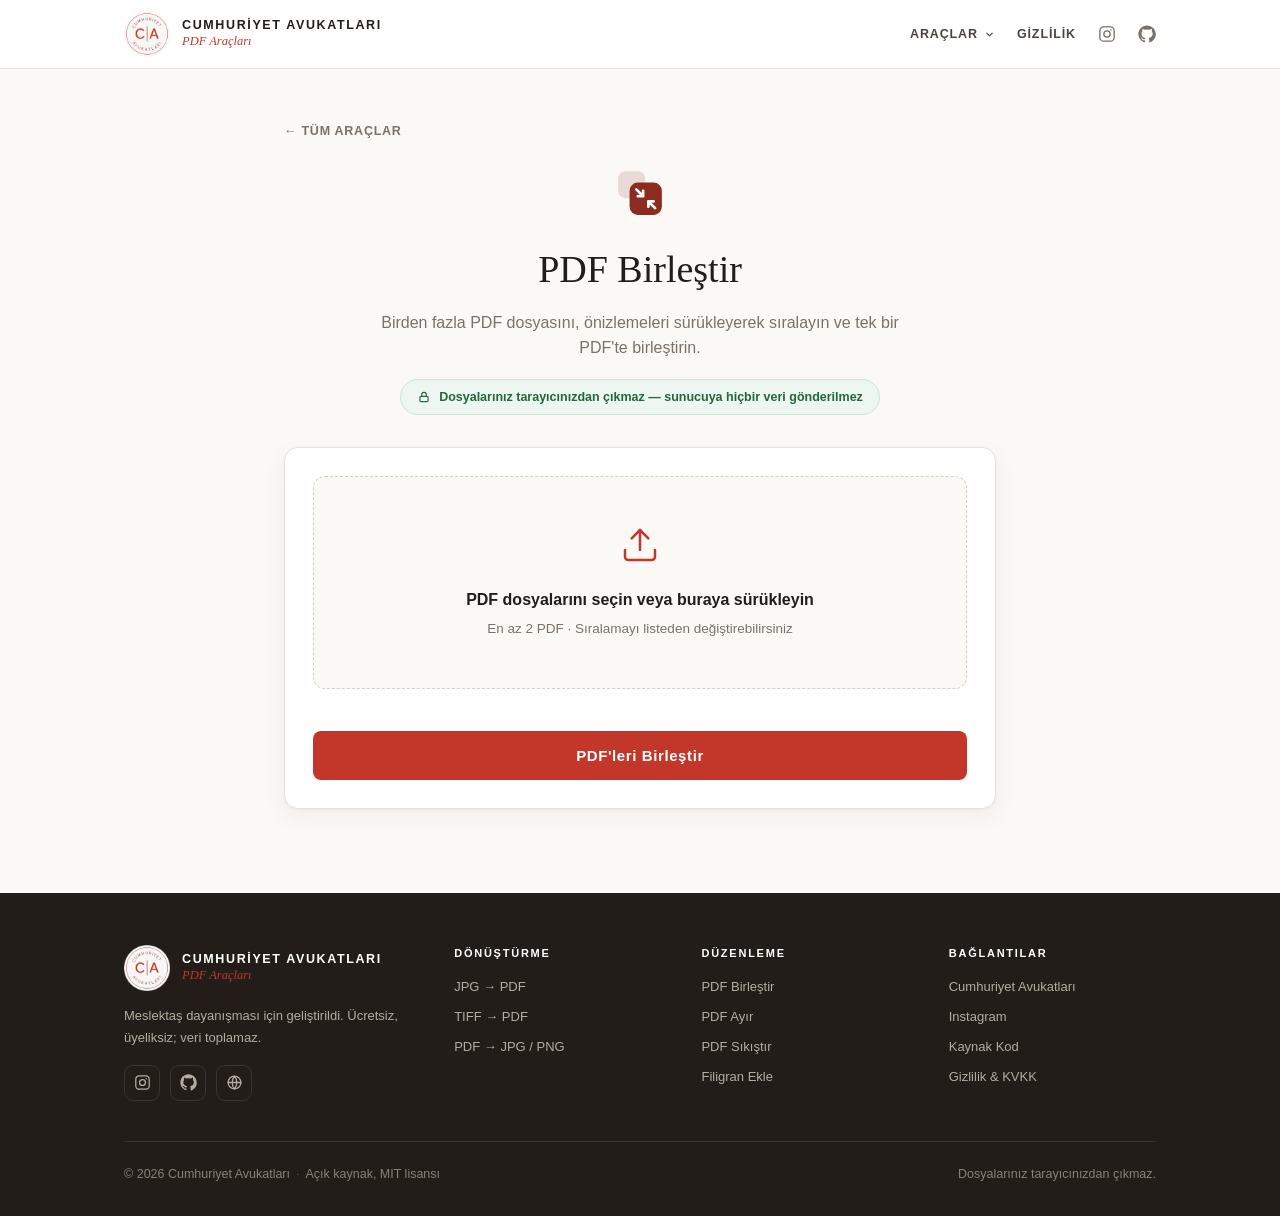
<file: araclar/pdf-birlestir.html>
<!DOCTYPE html>
<html lang="tr">
<head>
<meta charset="UTF-8">
<meta name="viewport" content="width=device-width, initial-scale=1.0">
<title>PDF Birleştir — Cumhuriyet Avukatları PDF Araçları</title>
<meta name="description" content="PDF birleştirme aracı — dosyalarınız tarayıcınızdan çıkmadan birden fazla PDF'i tek dosyada birleştirin. Ücretsiz ve açık kaynak.">
<link rel="icon" type="image/png" href="../assets/favicon.png">
<link rel="stylesheet" href="../assets/css/style.css">
</head>
<body data-tool="merge">

<header class="site-header">
  <div class="container header-inner">
    <a class="brand" href="../index.html">
      <img src="../assets/logo.png" alt="Cumhuriyet Avukatları logosu" class="brand-logo">
      <span class="brand-text"><strong>CUMHUR&#304;YET AVUKATLARI</strong><small>PDF Araçları</small></span>
    </a>
    <button class="nav-toggle" id="nav-toggle" aria-label="Menü" aria-expanded="false">
      <svg width="20" height="20" viewBox="0 0 24 24" fill="none" stroke="currentColor" stroke-width="2" stroke-linecap="round"><path d="M4 7h16M4 12h16M4 17h16"/></svg>
    </button>
    <nav class="site-nav" id="site-nav">
      <div class="nav-drop">
        <a href="../index.html#araclar" class="nav-drop-btn">Araçlar <svg width="11" height="11" viewBox="0 0 24 24" fill="none" stroke="currentColor" stroke-width="2.5" stroke-linecap="round" stroke-linejoin="round"><path d="M6 9l6 6 6-6"/></svg></a>
        <div class="nav-drop-panel">
          <div class="drop-col">
            <span class="drop-cat">Dönüştürme</span>
            <a href="../araclar/jpg-to-pdf.html">JPG &rarr; PDF</a>
            <a href="../araclar/tiff-to-pdf.html">TIFF &rarr; PDF</a>
            <a href="../araclar/jpg-to-pdf.html">PNG &rarr; PDF</a>
            <a href="../araclar/pdf-to-jpg.html">PDF &rarr; JPG</a>
            <a href="../araclar/pdf-to-jpg.html#png">PDF &rarr; PNG</a>
          </div>
          <div class="drop-col">
            <span class="drop-cat">Birleştir &amp; Düzenle</span>
            <a href="../araclar/pdf-birlestir.html">PDF Birleştir</a>
            <a href="../araclar/pdf-ayir.html">PDF Ayır</a>
            <a href="../araclar/pdf-dondur.html">PDF Döndür</a>
            <a href="../araclar/sayfa-sil.html">Sayfa Sil</a>
          </div>
          <div class="drop-col">
            <span class="drop-cat">Optimizasyon &amp; Damga</span>
            <a href="../araclar/pdf-sikistir.html">PDF Sıkıştır</a>
            <a href="../araclar/filigran.html">Filigran Ekle</a>
            <a href="../araclar/sayfa-numarasi.html">Sayfa Numarası</a>
          </div>
        </div>
      </div>
      <a href="../gizlilik.html">Gizlilik</a>
      <a class="nav-icon" href="https://www.instagram.com/cumhuriyet_avukatlari" target="_blank" rel="noopener" title="Instagram" aria-label="Instagram"><svg width="18" height="18" viewBox="0 0 24 24" fill="none" stroke="currentColor" stroke-width="1.8" stroke-linecap="round" stroke-linejoin="round"><rect x="2.5" y="2.5" width="19" height="19" rx="5"/><circle cx="12" cy="12" r="4.2"/><circle cx="17.3" cy="6.7" r="1.1" fill="currentColor" stroke="none"/></svg></a>
      <a class="nav-icon" href="https://github.com/ersancetin/cumhuriyet-avukatlari" target="_blank" rel="noopener" title="GitHub" aria-label="GitHub"><svg width="18" height="18" viewBox="0 0 24 24" fill="currentColor"><path d="M12 .5C5.6.5.5 5.6.5 12c0 5.1 3.3 9.4 7.9 10.9.6.1.8-.2.8-.6v-2c-3.2.7-3.9-1.4-3.9-1.4-.5-1.3-1.3-1.7-1.3-1.7-1-.7.1-.7.1-.7 1.2.1 1.8 1.2 1.8 1.2 1 1.8 2.8 1.3 3.4 1 .1-.8.4-1.3.7-1.6-2.6-.3-5.3-1.3-5.3-5.7 0-1.3.4-2.3 1.2-3.1-.1-.3-.5-1.5.1-3.1 0 0 1-.3 3.2 1.2a11 11 0 0 1 5.8 0c2.2-1.5 3.2-1.2 3.2-1.2.6 1.6.2 2.8.1 3.1.8.8 1.2 1.8 1.2 3.1 0 4.4-2.7 5.4-5.3 5.7.4.4.8 1.1.8 2.2v3.3c0 .4.2.7.8.6 4.6-1.5 7.9-5.8 7.9-10.9C23.5 5.6 18.4.5 12 .5z"/></svg></a>
    </nav>
  </div>
</header>

<main class="tool-page">
  <div class="container-narrow">
    <a class="back-link" href="../index.html#araclar">&larr; Tüm Araçlar</a>
    <div class="tool-head">
      <span class="icon"><svg width="50" height="50" viewBox="0 0 48 48" fill="none" aria-hidden="true"><rect x="3" y="3" width="26" height="26" rx="7" fill="#8E2B20" opacity=".15"/><rect x="14" y="14" width="31" height="31" rx="8" fill="#8E2B20"/><path d="M20.5 20.5 L27 27 M27 27 V21.9 M27 27 H21.9" stroke="#FFFFFF" stroke-width="2.6" stroke-linecap="round" stroke-linejoin="round" fill="none"/><path d="M38.5 38.5 L32 32 M32 32 V37.1 M32 32 H37.1" stroke="#FFFFFF" stroke-width="2.6" stroke-linecap="round" stroke-linejoin="round" fill="none"/></svg></span>
      <h1>PDF Birleştir</h1>
      <p>Birden fazla PDF dosyasını, önizlemeleri sürükleyerek sıralayın ve tek bir PDF'te birleştirin.</p>
      <div class="privacy-pill">
        <svg width="14" height="14" viewBox="0 0 24 24" fill="none" stroke="currentColor" stroke-width="2" stroke-linecap="round" stroke-linejoin="round"><rect x="5" y="11" width="14" height="9" rx="2"/><path d="M8 11V8a4 4 0 0 1 8 0v3"/></svg>
        Dosyalarınız tarayıcınızdan çıkmaz — sunucuya hiçbir veri gönderilmez
      </div>
    </div>

    <div class="tool-panel">
      <div class="dropzone" id="dropzone">
        <svg width="40" height="40" viewBox="0 0 24 24" fill="none" stroke="currentColor" stroke-width="1.5" stroke-linecap="round" stroke-linejoin="round"><path d="M21 15v4a2 2 0 0 1-2 2H5a2 2 0 0 1-2-2v-4"/><path d="M12 3v12"/><path d="M7 8l5-5 5 5"/></svg>
        <div class="dz-title">PDF dosyalarını seçin veya buraya sürükleyin</div>
        <div class="dz-sub">En az 2 PDF · Sıralamayı listeden değiştirebilirsiniz</div>
        <input type="file" id="file-input" accept=".pdf" multiple>
      </div>

      <div class="file-list" id="file-list"></div>



      <div class="run-area">
        <button class="btn btn-primary btn-block" id="run-btn">PDF'leri Birleştir</button>
      </div>

      <div class="error-box" id="error-box"></div>

      <div class="progress-wrap" id="progress-wrap">
        <div class="progress-bar"><div class="progress-fill" id="progress-fill"></div></div>
        <div class="status-text" id="status-text"></div>
      </div>

      <div class="result-area" id="result-area">
        <div class="result-box">
          <div class="r-title"></div>
          <div class="r-sub"></div>
          <div class="r-actions" style="display:flex;gap:10px;justify-content:center;flex-wrap:wrap"></div>
        </div>
      </div>
    </div>

  </div>
</main>

<footer class="site-footer">
  <div class="container">
    <div class="footer-grid">
      <div class="footer-brand">
        <a class="brand" href="../index.html">
          <img src="../assets/logo.png" alt="Cumhuriyet Avukatları logosu" class="brand-logo">
          <span class="brand-text"><strong>CUMHUR&#304;YET AVUKATLARI</strong><small>PDF Araçları</small></span>
        </a>
        <p>Meslektaş dayanışması için geliştirildi. Ücretsiz, üyeliksiz; veri toplamaz.</p>
        <div class="social-links">
          <a href="https://www.instagram.com/cumhuriyet_avukatlari" target="_blank" rel="noopener" aria-label="Instagram"><svg width="17" height="17" viewBox="0 0 24 24" fill="none" stroke="currentColor" stroke-width="1.8" stroke-linecap="round" stroke-linejoin="round"><rect x="2.5" y="2.5" width="19" height="19" rx="5"/><circle cx="12" cy="12" r="4.2"/><circle cx="17.3" cy="6.7" r="1.1" fill="currentColor" stroke="none"/></svg></a>
          <a href="https://github.com/ersancetin/cumhuriyet-avukatlari" target="_blank" rel="noopener" aria-label="GitHub"><svg width="17" height="17" viewBox="0 0 24 24" fill="currentColor"><path d="M12 .5C5.6.5.5 5.6.5 12c0 5.1 3.3 9.4 7.9 10.9.6.1.8-.2.8-.6v-2c-3.2.7-3.9-1.4-3.9-1.4-.5-1.3-1.3-1.7-1.3-1.7-1-.7.1-.7.1-.7 1.2.1 1.8 1.2 1.8 1.2 1 1.8 2.8 1.3 3.4 1 .1-.8.4-1.3.7-1.6-2.6-.3-5.3-1.3-5.3-5.7 0-1.3.4-2.3 1.2-3.1-.1-.3-.5-1.5.1-3.1 0 0 1-.3 3.2 1.2a11 11 0 0 1 5.8 0c2.2-1.5 3.2-1.2 3.2-1.2.6 1.6.2 2.8.1 3.1.8.8 1.2 1.8 1.2 3.1 0 4.4-2.7 5.4-5.3 5.7.4.4.8 1.1.8 2.2v3.3c0 .4.2.7.8.6 4.6-1.5 7.9-5.8 7.9-10.9C23.5 5.6 18.4.5 12 .5z"/></svg></a>
          <a href="https://cumhuriyetavukatlari.com" target="_blank" rel="noopener" aria-label="Web sitesi"><svg width="17" height="17" viewBox="0 0 24 24" fill="none" stroke="currentColor" stroke-width="1.8" stroke-linecap="round" stroke-linejoin="round"><circle cx="12" cy="12" r="9"/><path d="M3 12h18M12 3a14 14 0 0 1 0 18M12 3a14 14 0 0 0 0 18"/></svg></a>
        </div>
      </div>
      <div class="footer-col">
        <h4>Dönüştürme</h4>
        <ul>
          <li><a href="../araclar/jpg-to-pdf.html">JPG &rarr; PDF</a></li>
          <li><a href="../araclar/tiff-to-pdf.html">TIFF &rarr; PDF</a></li>
          <li><a href="../araclar/pdf-to-jpg.html">PDF &rarr; JPG / PNG</a></li>
        </ul>
      </div>
      <div class="footer-col">
        <h4>Düzenleme</h4>
        <ul>
          <li><a href="../araclar/pdf-birlestir.html">PDF Birleştir</a></li>
          <li><a href="../araclar/pdf-ayir.html">PDF Ayır</a></li>
          <li><a href="../araclar/pdf-sikistir.html">PDF Sıkıştır</a></li>
          <li><a href="../araclar/filigran.html">Filigran Ekle</a></li>
        </ul>
      </div>
      <div class="footer-col">
        <h4>Bağlantılar</h4>
        <ul>
          <li><a href="https://cumhuriyetavukatlari.com" target="_blank" rel="noopener">Cumhuriyet Avukatları</a></li>
          <li><a href="https://www.instagram.com/cumhuriyet_avukatlari" target="_blank" rel="noopener">Instagram</a></li>
          <li><a href="https://github.com/ersancetin/cumhuriyet-avukatlari" target="_blank" rel="noopener">Kaynak Kod</a></li>
          <li><a href="../gizlilik.html">Gizlilik &amp; KVKK</a></li>
        </ul>
      </div>
    </div>
    <div class="footer-bottom">
      <span>&copy; 2026 Cumhuriyet Avukatları<span class="sep">&middot;</span>Açık kaynak, MIT lisansı</span>
      <span>Dosyalarınız tarayıcınızdan çıkmaz.</span>
    </div>
  </div>
</footer>

<script src="../assets/vendor/pdf-lib.min.js"></script>
<script src="../assets/vendor/pdf.min.js"></script>
<script src="../assets/js/common.js"></script>
<script src="../assets/js/tools.js"></script>
</body>
</html>
</file>
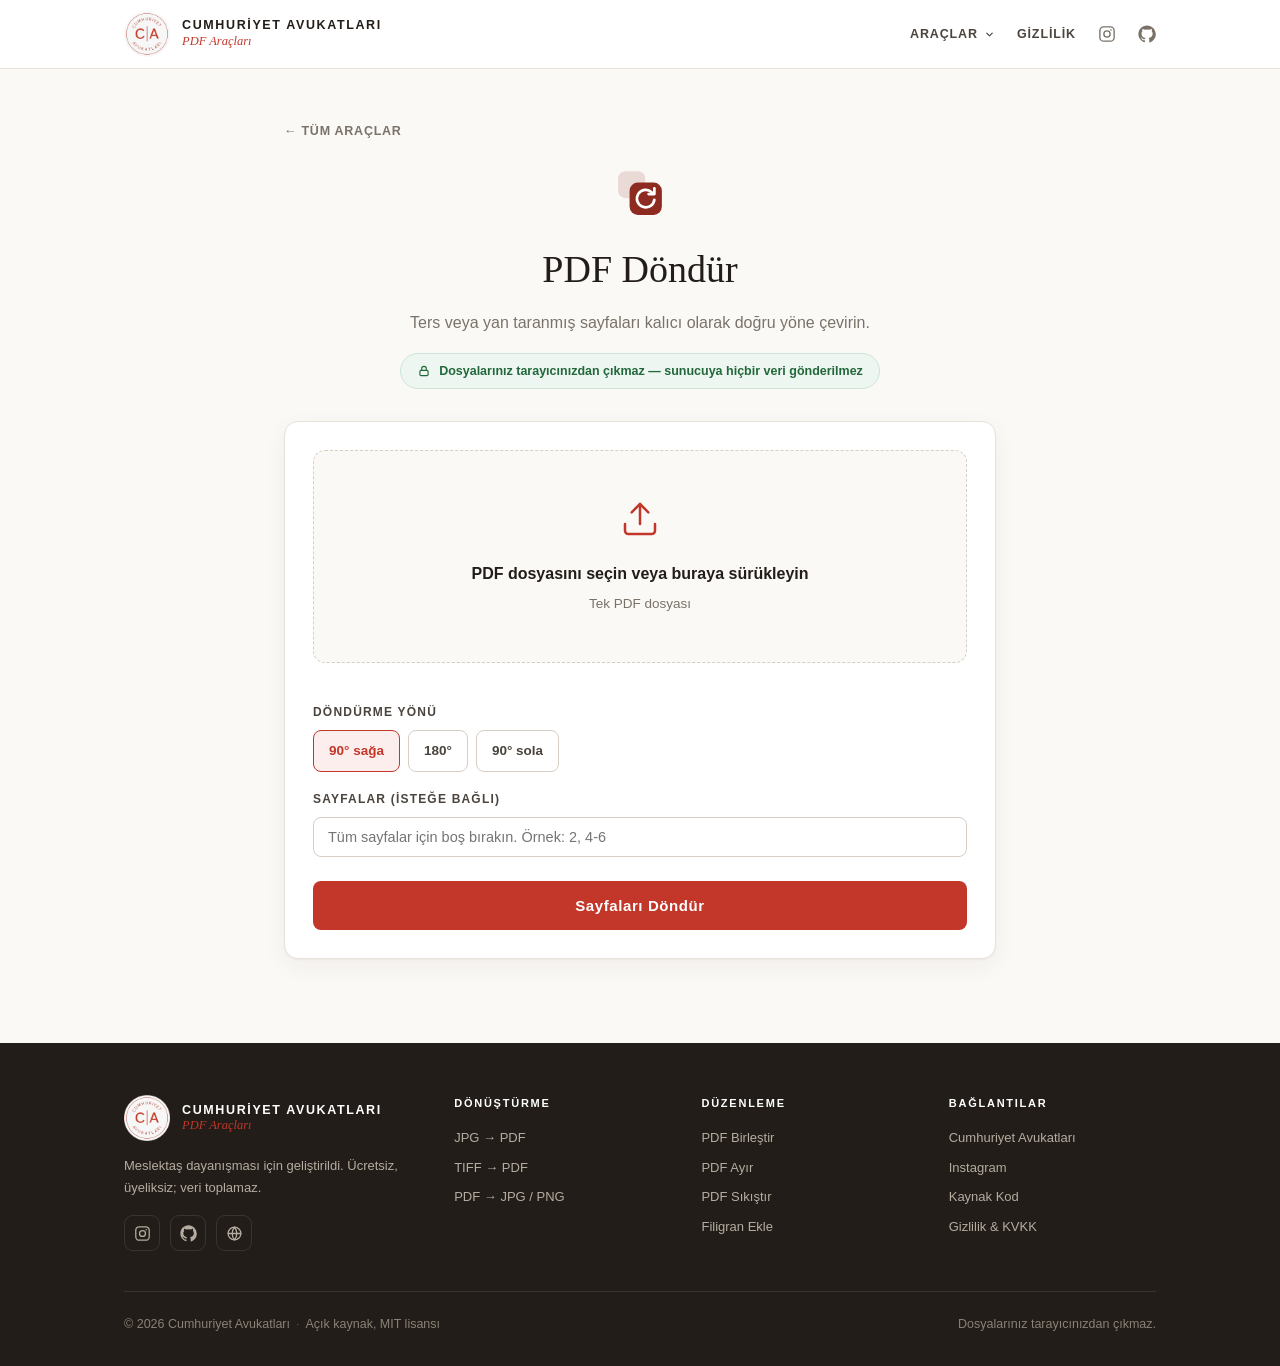
<file: araclar/pdf-dondur.html>
<!DOCTYPE html>
<html lang="tr">
<head>
<meta charset="UTF-8">
<meta name="viewport" content="width=device-width, initial-scale=1.0">
<title>PDF Döndür — Cumhuriyet Avukatları PDF Araçları</title>
<meta name="description" content="PDF döndürme aracı — sayfaları 90, 180 veya 270 derece döndürün. Dosyalar tarayıcıdan çıkmaz.">
<link rel="icon" type="image/png" href="../assets/favicon.png">
<link rel="stylesheet" href="../assets/css/style.css">
</head>
<body data-tool="rotate">

<header class="site-header">
  <div class="container header-inner">
    <a class="brand" href="../index.html">
      <img src="../assets/logo.png" alt="Cumhuriyet Avukatları logosu" class="brand-logo">
      <span class="brand-text"><strong>CUMHUR&#304;YET AVUKATLARI</strong><small>PDF Araçları</small></span>
    </a>
    <button class="nav-toggle" id="nav-toggle" aria-label="Menü" aria-expanded="false">
      <svg width="20" height="20" viewBox="0 0 24 24" fill="none" stroke="currentColor" stroke-width="2" stroke-linecap="round"><path d="M4 7h16M4 12h16M4 17h16"/></svg>
    </button>
    <nav class="site-nav" id="site-nav">
      <div class="nav-drop">
        <a href="../index.html#araclar" class="nav-drop-btn">Araçlar <svg width="11" height="11" viewBox="0 0 24 24" fill="none" stroke="currentColor" stroke-width="2.5" stroke-linecap="round" stroke-linejoin="round"><path d="M6 9l6 6 6-6"/></svg></a>
        <div class="nav-drop-panel">
          <div class="drop-col">
            <span class="drop-cat">Dönüştürme</span>
            <a href="../araclar/jpg-to-pdf.html">JPG &rarr; PDF</a>
            <a href="../araclar/tiff-to-pdf.html">TIFF &rarr; PDF</a>
            <a href="../araclar/jpg-to-pdf.html">PNG &rarr; PDF</a>
            <a href="../araclar/pdf-to-jpg.html">PDF &rarr; JPG</a>
            <a href="../araclar/pdf-to-jpg.html#png">PDF &rarr; PNG</a>
          </div>
          <div class="drop-col">
            <span class="drop-cat">Birleştir &amp; Düzenle</span>
            <a href="../araclar/pdf-birlestir.html">PDF Birleştir</a>
            <a href="../araclar/pdf-ayir.html">PDF Ayır</a>
            <a href="../araclar/pdf-dondur.html">PDF Döndür</a>
            <a href="../araclar/sayfa-sil.html">Sayfa Sil</a>
          </div>
          <div class="drop-col">
            <span class="drop-cat">Optimizasyon &amp; Damga</span>
            <a href="../araclar/pdf-sikistir.html">PDF Sıkıştır</a>
            <a href="../araclar/filigran.html">Filigran Ekle</a>
            <a href="../araclar/sayfa-numarasi.html">Sayfa Numarası</a>
          </div>
        </div>
      </div>
      <a href="../gizlilik.html">Gizlilik</a>
      <a class="nav-icon" href="https://www.instagram.com/cumhuriyet_avukatlari" target="_blank" rel="noopener" title="Instagram" aria-label="Instagram"><svg width="18" height="18" viewBox="0 0 24 24" fill="none" stroke="currentColor" stroke-width="1.8" stroke-linecap="round" stroke-linejoin="round"><rect x="2.5" y="2.5" width="19" height="19" rx="5"/><circle cx="12" cy="12" r="4.2"/><circle cx="17.3" cy="6.7" r="1.1" fill="currentColor" stroke="none"/></svg></a>
      <a class="nav-icon" href="https://github.com/ersancetin/cumhuriyet-avukatlari" target="_blank" rel="noopener" title="GitHub" aria-label="GitHub"><svg width="18" height="18" viewBox="0 0 24 24" fill="currentColor"><path d="M12 .5C5.6.5.5 5.6.5 12c0 5.1 3.3 9.4 7.9 10.9.6.1.8-.2.8-.6v-2c-3.2.7-3.9-1.4-3.9-1.4-.5-1.3-1.3-1.7-1.3-1.7-1-.7.1-.7.1-.7 1.2.1 1.8 1.2 1.8 1.2 1 1.8 2.8 1.3 3.4 1 .1-.8.4-1.3.7-1.6-2.6-.3-5.3-1.3-5.3-5.7 0-1.3.4-2.3 1.2-3.1-.1-.3-.5-1.5.1-3.1 0 0 1-.3 3.2 1.2a11 11 0 0 1 5.8 0c2.2-1.5 3.2-1.2 3.2-1.2.6 1.6.2 2.8.1 3.1.8.8 1.2 1.8 1.2 3.1 0 4.4-2.7 5.4-5.3 5.7.4.4.8 1.1.8 2.2v3.3c0 .4.2.7.8.6 4.6-1.5 7.9-5.8 7.9-10.9C23.5 5.6 18.4.5 12 .5z"/></svg></a>
    </nav>
  </div>
</header>

<main class="tool-page">
  <div class="container-narrow">
    <a class="back-link" href="../index.html#araclar">&larr; Tüm Araçlar</a>
    <div class="tool-head">
      <span class="icon"><svg width="50" height="50" viewBox="0 0 48 48" fill="none" aria-hidden="true"><rect x="3" y="3" width="26" height="26" rx="7" fill="#8E2B20" opacity=".15"/><rect x="14" y="14" width="31" height="31" rx="8" fill="#8E2B20"/><path d="M37.8 30.5 A8.4 8.4 0 1 1 35.4 23.4" stroke="#FFFFFF" stroke-width="2.6" stroke-linecap="round" stroke-linejoin="round" fill="none"/><path d="M37.8 19.5 V25 H32.3" stroke="#FFFFFF" stroke-width="2.6" stroke-linecap="round" stroke-linejoin="round" fill="none"/></svg></span>
      <h1>PDF Döndür</h1>
      <p>Ters veya yan taranmış sayfaları kalıcı olarak doğru yöne çevirin.</p>
      <div class="privacy-pill">
        <svg width="14" height="14" viewBox="0 0 24 24" fill="none" stroke="currentColor" stroke-width="2" stroke-linecap="round" stroke-linejoin="round"><rect x="5" y="11" width="14" height="9" rx="2"/><path d="M8 11V8a4 4 0 0 1 8 0v3"/></svg>
        Dosyalarınız tarayıcınızdan çıkmaz — sunucuya hiçbir veri gönderilmez
      </div>
    </div>

    <div class="tool-panel">
      <div class="dropzone" id="dropzone">
        <svg width="40" height="40" viewBox="0 0 24 24" fill="none" stroke="currentColor" stroke-width="1.5" stroke-linecap="round" stroke-linejoin="round"><path d="M21 15v4a2 2 0 0 1-2 2H5a2 2 0 0 1-2-2v-4"/><path d="M12 3v12"/><path d="M7 8l5-5 5 5"/></svg>
        <div class="dz-title">PDF dosyasını seçin veya buraya sürükleyin</div>
        <div class="dz-sub">Tek PDF dosyası</div>
        <input type="file" id="file-input" accept=".pdf">
      </div>

      <div class="file-list" id="file-list"></div>

<div class="options">
        <div class="opt-group">
          <label class="opt-label">Döndürme yönü</label>
          <div class="opt-row" id="opt-angle">
            <label class="opt-choice active" data-value="90">90&deg; sağa</label>
            <label class="opt-choice" data-value="180">180&deg;</label>
            <label class="opt-choice" data-value="270">90&deg; sola</label>
          </div>
        </div>
        <div class="opt-group">
          <label class="opt-label" for="ranges-input">Sayfalar (isteğe bağlı)</label>
          <input type="text" class="text-input" id="ranges-input" placeholder="Tüm sayfalar için boş bırakın. Örnek: 2, 4-6">
        </div>
      </div>

      <div class="run-area">
        <button class="btn btn-primary btn-block" id="run-btn">Sayfaları Döndür</button>
      </div>

      <div class="error-box" id="error-box"></div>

      <div class="progress-wrap" id="progress-wrap">
        <div class="progress-bar"><div class="progress-fill" id="progress-fill"></div></div>
        <div class="status-text" id="status-text"></div>
      </div>

      <div class="result-area" id="result-area">
        <div class="result-box">
          <div class="r-title"></div>
          <div class="r-sub"></div>
          <div class="r-actions" style="display:flex;gap:10px;justify-content:center;flex-wrap:wrap"></div>
        </div>
      </div>
    </div>

  </div>
</main>

<footer class="site-footer">
  <div class="container">
    <div class="footer-grid">
      <div class="footer-brand">
        <a class="brand" href="../index.html">
          <img src="../assets/logo.png" alt="Cumhuriyet Avukatları logosu" class="brand-logo">
          <span class="brand-text"><strong>CUMHUR&#304;YET AVUKATLARI</strong><small>PDF Araçları</small></span>
        </a>
        <p>Meslektaş dayanışması için geliştirildi. Ücretsiz, üyeliksiz; veri toplamaz.</p>
        <div class="social-links">
          <a href="https://www.instagram.com/cumhuriyet_avukatlari" target="_blank" rel="noopener" aria-label="Instagram"><svg width="17" height="17" viewBox="0 0 24 24" fill="none" stroke="currentColor" stroke-width="1.8" stroke-linecap="round" stroke-linejoin="round"><rect x="2.5" y="2.5" width="19" height="19" rx="5"/><circle cx="12" cy="12" r="4.2"/><circle cx="17.3" cy="6.7" r="1.1" fill="currentColor" stroke="none"/></svg></a>
          <a href="https://github.com/ersancetin/cumhuriyet-avukatlari" target="_blank" rel="noopener" aria-label="GitHub"><svg width="17" height="17" viewBox="0 0 24 24" fill="currentColor"><path d="M12 .5C5.6.5.5 5.6.5 12c0 5.1 3.3 9.4 7.9 10.9.6.1.8-.2.8-.6v-2c-3.2.7-3.9-1.4-3.9-1.4-.5-1.3-1.3-1.7-1.3-1.7-1-.7.1-.7.1-.7 1.2.1 1.8 1.2 1.8 1.2 1 1.8 2.8 1.3 3.4 1 .1-.8.4-1.3.7-1.6-2.6-.3-5.3-1.3-5.3-5.7 0-1.3.4-2.3 1.2-3.1-.1-.3-.5-1.5.1-3.1 0 0 1-.3 3.2 1.2a11 11 0 0 1 5.8 0c2.2-1.5 3.2-1.2 3.2-1.2.6 1.6.2 2.8.1 3.1.8.8 1.2 1.8 1.2 3.1 0 4.4-2.7 5.4-5.3 5.7.4.4.8 1.1.8 2.2v3.3c0 .4.2.7.8.6 4.6-1.5 7.9-5.8 7.9-10.9C23.5 5.6 18.4.5 12 .5z"/></svg></a>
          <a href="https://cumhuriyetavukatlari.com" target="_blank" rel="noopener" aria-label="Web sitesi"><svg width="17" height="17" viewBox="0 0 24 24" fill="none" stroke="currentColor" stroke-width="1.8" stroke-linecap="round" stroke-linejoin="round"><circle cx="12" cy="12" r="9"/><path d="M3 12h18M12 3a14 14 0 0 1 0 18M12 3a14 14 0 0 0 0 18"/></svg></a>
        </div>
      </div>
      <div class="footer-col">
        <h4>Dönüştürme</h4>
        <ul>
          <li><a href="../araclar/jpg-to-pdf.html">JPG &rarr; PDF</a></li>
          <li><a href="../araclar/tiff-to-pdf.html">TIFF &rarr; PDF</a></li>
          <li><a href="../araclar/pdf-to-jpg.html">PDF &rarr; JPG / PNG</a></li>
        </ul>
      </div>
      <div class="footer-col">
        <h4>Düzenleme</h4>
        <ul>
          <li><a href="../araclar/pdf-birlestir.html">PDF Birleştir</a></li>
          <li><a href="../araclar/pdf-ayir.html">PDF Ayır</a></li>
          <li><a href="../araclar/pdf-sikistir.html">PDF Sıkıştır</a></li>
          <li><a href="../araclar/filigran.html">Filigran Ekle</a></li>
        </ul>
      </div>
      <div class="footer-col">
        <h4>Bağlantılar</h4>
        <ul>
          <li><a href="https://cumhuriyetavukatlari.com" target="_blank" rel="noopener">Cumhuriyet Avukatları</a></li>
          <li><a href="https://www.instagram.com/cumhuriyet_avukatlari" target="_blank" rel="noopener">Instagram</a></li>
          <li><a href="https://github.com/ersancetin/cumhuriyet-avukatlari" target="_blank" rel="noopener">Kaynak Kod</a></li>
          <li><a href="../gizlilik.html">Gizlilik &amp; KVKK</a></li>
        </ul>
      </div>
    </div>
    <div class="footer-bottom">
      <span>&copy; 2026 Cumhuriyet Avukatları<span class="sep">&middot;</span>Açık kaynak, MIT lisansı</span>
      <span>Dosyalarınız tarayıcınızdan çıkmaz.</span>
    </div>
  </div>
</footer>

<script src="../assets/vendor/pdf-lib.min.js"></script>
<script src="../assets/vendor/pdf.min.js"></script>
<script src="../assets/js/common.js"></script>
<script src="../assets/js/tools.js"></script>
</body>
</html>
</file>
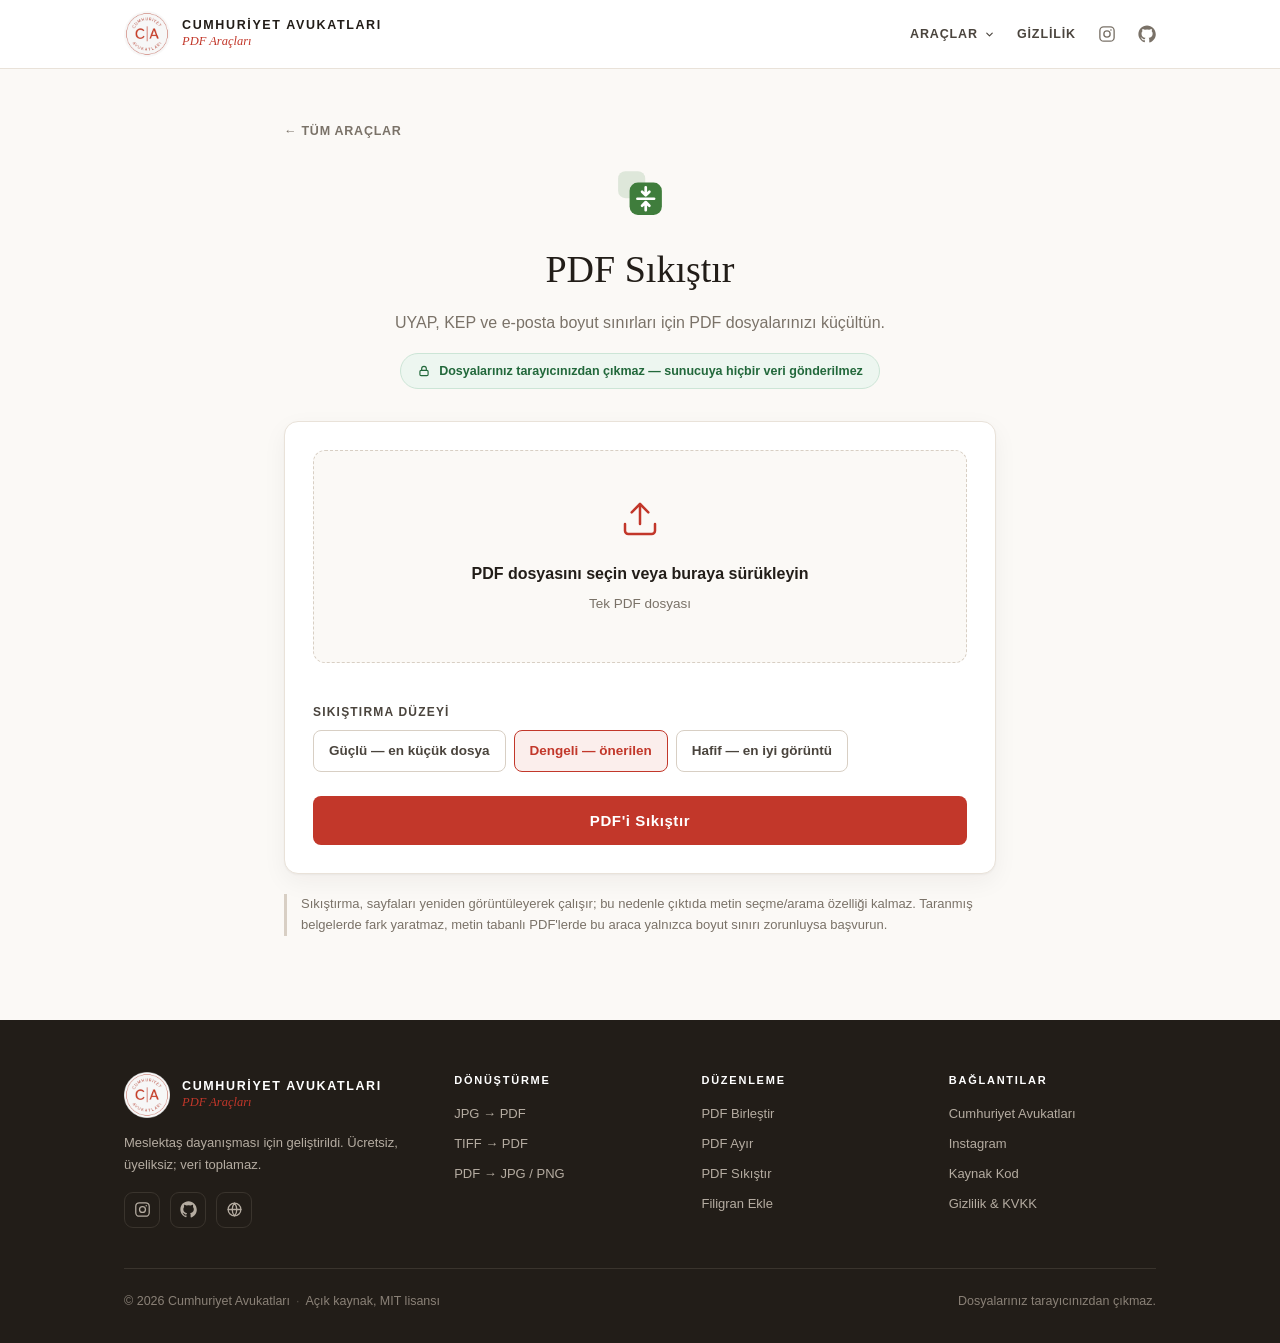
<file: araclar/pdf-sikistir.html>
<!DOCTYPE html>
<html lang="tr">
<head>
<meta charset="UTF-8">
<meta name="viewport" content="width=device-width, initial-scale=1.0">
<title>PDF Sıkıştır — Cumhuriyet Avukatları PDF Araçları</title>
<meta name="description" content="PDF sıkıştırma aracı — dosya boyutunu tarayıcınızdan çıkmadan küçültün. UYAP ve e-posta sınırları için ideal.">
<link rel="icon" type="image/png" href="../assets/favicon.png">
<link rel="stylesheet" href="../assets/css/style.css">
</head>
<body data-tool="compress">

<header class="site-header">
  <div class="container header-inner">
    <a class="brand" href="../index.html">
      <img src="../assets/logo.png" alt="Cumhuriyet Avukatları logosu" class="brand-logo">
      <span class="brand-text"><strong>CUMHUR&#304;YET AVUKATLARI</strong><small>PDF Araçları</small></span>
    </a>
    <button class="nav-toggle" id="nav-toggle" aria-label="Menü" aria-expanded="false">
      <svg width="20" height="20" viewBox="0 0 24 24" fill="none" stroke="currentColor" stroke-width="2" stroke-linecap="round"><path d="M4 7h16M4 12h16M4 17h16"/></svg>
    </button>
    <nav class="site-nav" id="site-nav">
      <div class="nav-drop">
        <a href="../index.html#araclar" class="nav-drop-btn">Araçlar <svg width="11" height="11" viewBox="0 0 24 24" fill="none" stroke="currentColor" stroke-width="2.5" stroke-linecap="round" stroke-linejoin="round"><path d="M6 9l6 6 6-6"/></svg></a>
        <div class="nav-drop-panel">
          <div class="drop-col">
            <span class="drop-cat">Dönüştürme</span>
            <a href="../araclar/jpg-to-pdf.html">JPG &rarr; PDF</a>
            <a href="../araclar/tiff-to-pdf.html">TIFF &rarr; PDF</a>
            <a href="../araclar/jpg-to-pdf.html">PNG &rarr; PDF</a>
            <a href="../araclar/pdf-to-jpg.html">PDF &rarr; JPG</a>
            <a href="../araclar/pdf-to-jpg.html#png">PDF &rarr; PNG</a>
          </div>
          <div class="drop-col">
            <span class="drop-cat">Birleştir &amp; Düzenle</span>
            <a href="../araclar/pdf-birlestir.html">PDF Birleştir</a>
            <a href="../araclar/pdf-ayir.html">PDF Ayır</a>
            <a href="../araclar/pdf-dondur.html">PDF Döndür</a>
            <a href="../araclar/sayfa-sil.html">Sayfa Sil</a>
          </div>
          <div class="drop-col">
            <span class="drop-cat">Optimizasyon &amp; Damga</span>
            <a href="../araclar/pdf-sikistir.html">PDF Sıkıştır</a>
            <a href="../araclar/filigran.html">Filigran Ekle</a>
            <a href="../araclar/sayfa-numarasi.html">Sayfa Numarası</a>
          </div>
        </div>
      </div>
      <a href="../gizlilik.html">Gizlilik</a>
      <a class="nav-icon" href="https://www.instagram.com/cumhuriyet_avukatlari" target="_blank" rel="noopener" title="Instagram" aria-label="Instagram"><svg width="18" height="18" viewBox="0 0 24 24" fill="none" stroke="currentColor" stroke-width="1.8" stroke-linecap="round" stroke-linejoin="round"><rect x="2.5" y="2.5" width="19" height="19" rx="5"/><circle cx="12" cy="12" r="4.2"/><circle cx="17.3" cy="6.7" r="1.1" fill="currentColor" stroke="none"/></svg></a>
      <a class="nav-icon" href="https://github.com/ersancetin/cumhuriyet-avukatlari" target="_blank" rel="noopener" title="GitHub" aria-label="GitHub"><svg width="18" height="18" viewBox="0 0 24 24" fill="currentColor"><path d="M12 .5C5.6.5.5 5.6.5 12c0 5.1 3.3 9.4 7.9 10.9.6.1.8-.2.8-.6v-2c-3.2.7-3.9-1.4-3.9-1.4-.5-1.3-1.3-1.7-1.3-1.7-1-.7.1-.7.1-.7 1.2.1 1.8 1.2 1.8 1.2 1 1.8 2.8 1.3 3.4 1 .1-.8.4-1.3.7-1.6-2.6-.3-5.3-1.3-5.3-5.7 0-1.3.4-2.3 1.2-3.1-.1-.3-.5-1.5.1-3.1 0 0 1-.3 3.2 1.2a11 11 0 0 1 5.8 0c2.2-1.5 3.2-1.2 3.2-1.2.6 1.6.2 2.8.1 3.1.8.8 1.2 1.8 1.2 3.1 0 4.4-2.7 5.4-5.3 5.7.4.4.8 1.1.8 2.2v3.3c0 .4.2.7.8.6 4.6-1.5 7.9-5.8 7.9-10.9C23.5 5.6 18.4.5 12 .5z"/></svg></a>
    </nav>
  </div>
</header>

<main class="tool-page">
  <div class="container-narrow">
    <a class="back-link" href="../index.html#araclar">&larr; Tüm Araçlar</a>
    <div class="tool-head">
      <span class="icon"><svg width="50" height="50" viewBox="0 0 48 48" fill="none" aria-hidden="true"><rect x="3" y="3" width="26" height="26" rx="7" fill="#3F7D3C" opacity=".15"/><rect x="14" y="14" width="31" height="31" rx="8" fill="#3F7D3C"/><path d="M29.5 18.5 V25.8 M26 22.8 L29.5 26.3 L33 22.8" stroke="#FFFFFF" stroke-width="2.6" stroke-linecap="round" stroke-linejoin="round" fill="none"/><path d="M29.5 40.5 V33.2 M26 36.2 L29.5 32.7 L33 36.2" stroke="#FFFFFF" stroke-width="2.6" stroke-linecap="round" stroke-linejoin="round" fill="none"/><path d="M21.5 29.5 H37.5" stroke="#FFFFFF" stroke-width="2.6" stroke-linecap="round" stroke-linejoin="round" fill="none"/></svg></span>
      <h1>PDF Sıkıştır</h1>
      <p>UYAP, KEP ve e-posta boyut sınırları için PDF dosyalarınızı küçültün.</p>
      <div class="privacy-pill">
        <svg width="14" height="14" viewBox="0 0 24 24" fill="none" stroke="currentColor" stroke-width="2" stroke-linecap="round" stroke-linejoin="round"><rect x="5" y="11" width="14" height="9" rx="2"/><path d="M8 11V8a4 4 0 0 1 8 0v3"/></svg>
        Dosyalarınız tarayıcınızdan çıkmaz — sunucuya hiçbir veri gönderilmez
      </div>
    </div>

    <div class="tool-panel">
      <div class="dropzone" id="dropzone">
        <svg width="40" height="40" viewBox="0 0 24 24" fill="none" stroke="currentColor" stroke-width="1.5" stroke-linecap="round" stroke-linejoin="round"><path d="M21 15v4a2 2 0 0 1-2 2H5a2 2 0 0 1-2-2v-4"/><path d="M12 3v12"/><path d="M7 8l5-5 5 5"/></svg>
        <div class="dz-title">PDF dosyasını seçin veya buraya sürükleyin</div>
        <div class="dz-sub">Tek PDF dosyası</div>
        <input type="file" id="file-input" accept=".pdf">
      </div>

      <div class="file-list" id="file-list"></div>

<div class="options">
        <div class="opt-group">
          <label class="opt-label">Sıkıştırma düzeyi</label>
          <div class="opt-row" id="opt-quality">
            <label class="opt-choice" data-value="dusuk">Güçlü — en küçük dosya</label>
            <label class="opt-choice active" data-value="orta">Dengeli — önerilen</label>
            <label class="opt-choice" data-value="yuksek">Hafif — en iyi görüntü</label>
          </div>
        </div>
      </div>

      <div class="run-area">
        <button class="btn btn-primary btn-block" id="run-btn">PDF'i Sıkıştır</button>
      </div>

      <div class="error-box" id="error-box"></div>

      <div class="progress-wrap" id="progress-wrap">
        <div class="progress-bar"><div class="progress-fill" id="progress-fill"></div></div>
        <div class="status-text" id="status-text"></div>
      </div>

      <div class="result-area" id="result-area">
        <div class="result-box">
          <div class="r-title"></div>
          <div class="r-sub"></div>
          <div class="r-actions" style="display:flex;gap:10px;justify-content:center;flex-wrap:wrap"></div>
        </div>
      </div>
    </div>
<p class="tool-note">Sıkıştırma, sayfaları yeniden görüntüleyerek çalışır; bu nedenle çıktıda metin
    seçme/arama özelliği kalmaz. Taranmış belgelerde fark yaratmaz, metin tabanlı PDF'lerde bu araca yalnızca
    boyut sınırı zorunluysa başvurun.</p>
  </div>
</main>

<footer class="site-footer">
  <div class="container">
    <div class="footer-grid">
      <div class="footer-brand">
        <a class="brand" href="../index.html">
          <img src="../assets/logo.png" alt="Cumhuriyet Avukatları logosu" class="brand-logo">
          <span class="brand-text"><strong>CUMHUR&#304;YET AVUKATLARI</strong><small>PDF Araçları</small></span>
        </a>
        <p>Meslektaş dayanışması için geliştirildi. Ücretsiz, üyeliksiz; veri toplamaz.</p>
        <div class="social-links">
          <a href="https://www.instagram.com/cumhuriyet_avukatlari" target="_blank" rel="noopener" aria-label="Instagram"><svg width="17" height="17" viewBox="0 0 24 24" fill="none" stroke="currentColor" stroke-width="1.8" stroke-linecap="round" stroke-linejoin="round"><rect x="2.5" y="2.5" width="19" height="19" rx="5"/><circle cx="12" cy="12" r="4.2"/><circle cx="17.3" cy="6.7" r="1.1" fill="currentColor" stroke="none"/></svg></a>
          <a href="https://github.com/ersancetin/cumhuriyet-avukatlari" target="_blank" rel="noopener" aria-label="GitHub"><svg width="17" height="17" viewBox="0 0 24 24" fill="currentColor"><path d="M12 .5C5.6.5.5 5.6.5 12c0 5.1 3.3 9.4 7.9 10.9.6.1.8-.2.8-.6v-2c-3.2.7-3.9-1.4-3.9-1.4-.5-1.3-1.3-1.7-1.3-1.7-1-.7.1-.7.1-.7 1.2.1 1.8 1.2 1.8 1.2 1 1.8 2.8 1.3 3.4 1 .1-.8.4-1.3.7-1.6-2.6-.3-5.3-1.3-5.3-5.7 0-1.3.4-2.3 1.2-3.1-.1-.3-.5-1.5.1-3.1 0 0 1-.3 3.2 1.2a11 11 0 0 1 5.8 0c2.2-1.5 3.2-1.2 3.2-1.2.6 1.6.2 2.8.1 3.1.8.8 1.2 1.8 1.2 3.1 0 4.4-2.7 5.4-5.3 5.7.4.4.8 1.1.8 2.2v3.3c0 .4.2.7.8.6 4.6-1.5 7.9-5.8 7.9-10.9C23.5 5.6 18.4.5 12 .5z"/></svg></a>
          <a href="https://cumhuriyetavukatlari.com" target="_blank" rel="noopener" aria-label="Web sitesi"><svg width="17" height="17" viewBox="0 0 24 24" fill="none" stroke="currentColor" stroke-width="1.8" stroke-linecap="round" stroke-linejoin="round"><circle cx="12" cy="12" r="9"/><path d="M3 12h18M12 3a14 14 0 0 1 0 18M12 3a14 14 0 0 0 0 18"/></svg></a>
        </div>
      </div>
      <div class="footer-col">
        <h4>Dönüştürme</h4>
        <ul>
          <li><a href="../araclar/jpg-to-pdf.html">JPG &rarr; PDF</a></li>
          <li><a href="../araclar/tiff-to-pdf.html">TIFF &rarr; PDF</a></li>
          <li><a href="../araclar/pdf-to-jpg.html">PDF &rarr; JPG / PNG</a></li>
        </ul>
      </div>
      <div class="footer-col">
        <h4>Düzenleme</h4>
        <ul>
          <li><a href="../araclar/pdf-birlestir.html">PDF Birleştir</a></li>
          <li><a href="../araclar/pdf-ayir.html">PDF Ayır</a></li>
          <li><a href="../araclar/pdf-sikistir.html">PDF Sıkıştır</a></li>
          <li><a href="../araclar/filigran.html">Filigran Ekle</a></li>
        </ul>
      </div>
      <div class="footer-col">
        <h4>Bağlantılar</h4>
        <ul>
          <li><a href="https://cumhuriyetavukatlari.com" target="_blank" rel="noopener">Cumhuriyet Avukatları</a></li>
          <li><a href="https://www.instagram.com/cumhuriyet_avukatlari" target="_blank" rel="noopener">Instagram</a></li>
          <li><a href="https://github.com/ersancetin/cumhuriyet-avukatlari" target="_blank" rel="noopener">Kaynak Kod</a></li>
          <li><a href="../gizlilik.html">Gizlilik &amp; KVKK</a></li>
        </ul>
      </div>
    </div>
    <div class="footer-bottom">
      <span>&copy; 2026 Cumhuriyet Avukatları<span class="sep">&middot;</span>Açık kaynak, MIT lisansı</span>
      <span>Dosyalarınız tarayıcınızdan çıkmaz.</span>
    </div>
  </div>
</footer>

<script src="../assets/vendor/pdf-lib.min.js"></script>
<script src="../assets/vendor/pdf.min.js"></script>
<script src="../assets/js/common.js"></script>
<script src="../assets/js/tools.js"></script>
</body>
</html>
</file>
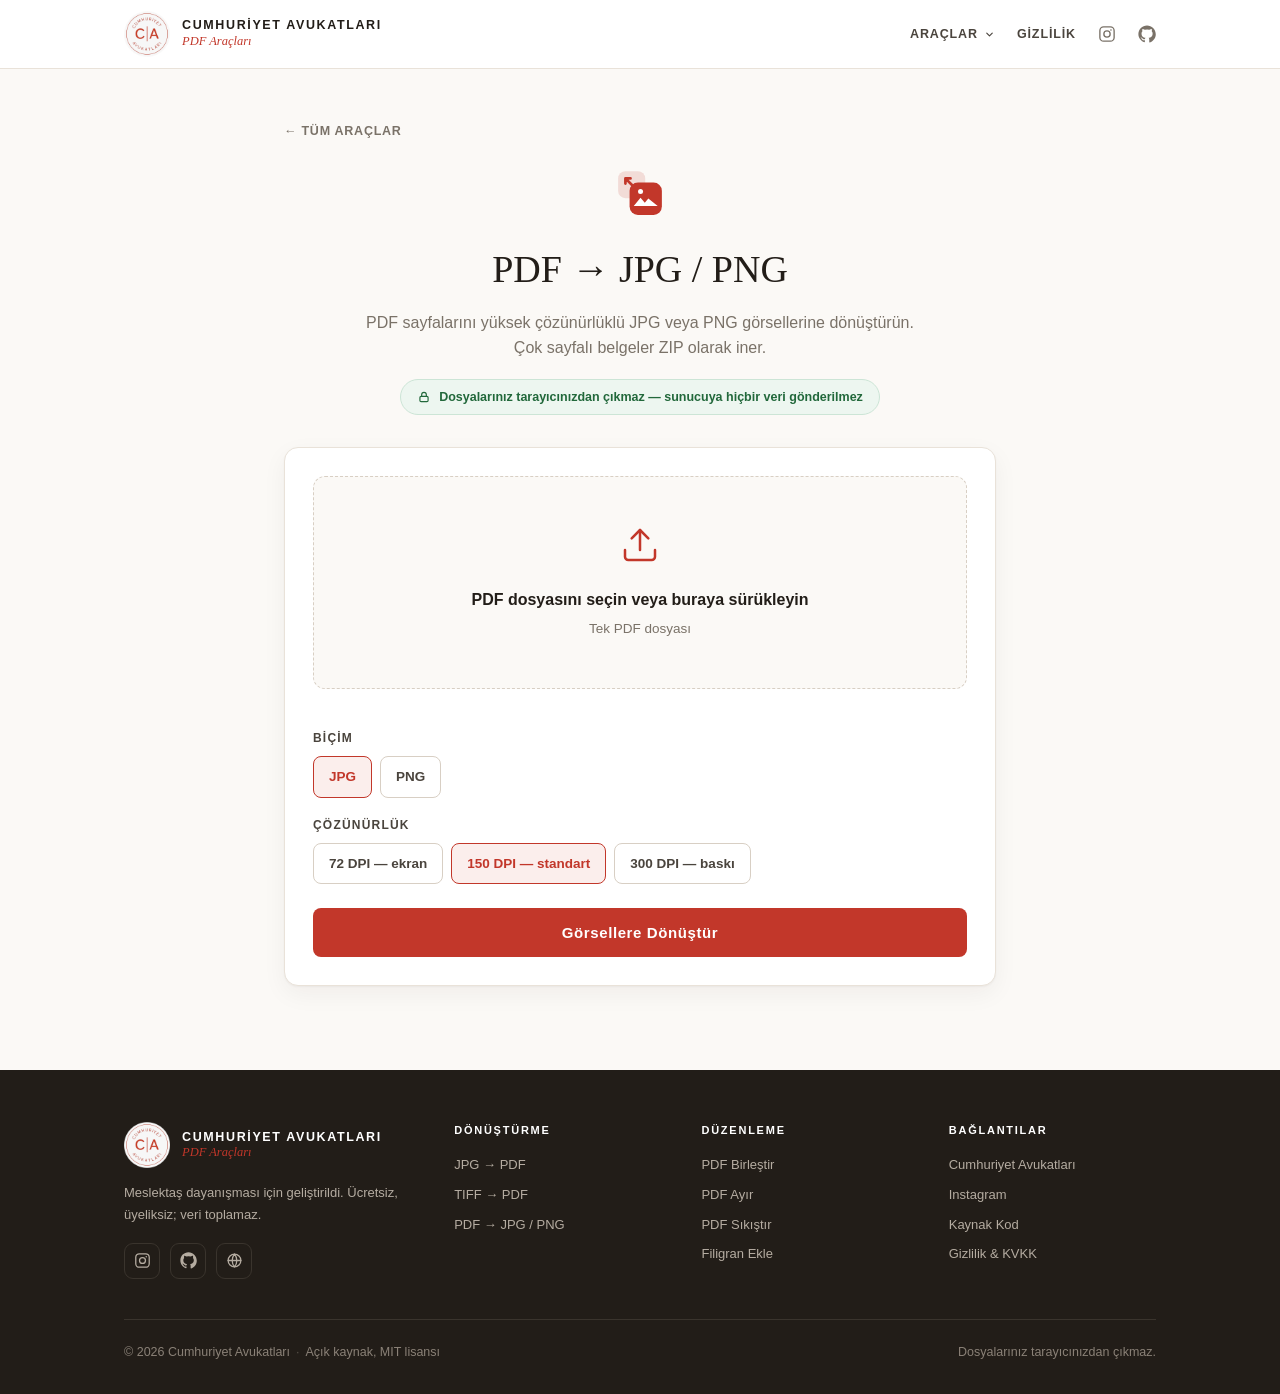
<file: araclar/pdf-to-jpg.html>
<!DOCTYPE html>
<html lang="tr">
<head>
<meta charset="UTF-8">
<meta name="viewport" content="width=device-width, initial-scale=1.0">
<title>PDF &rarr; JPG / PNG — Cumhuriyet Avukatları PDF Araçları</title>
<meta name="description" content="PDF'ten JPG ve PNG'ye dönüştürme aracı — sayfaları görsel olarak kaydedin. Dosyalar tarayıcıdan çıkmaz.">
<link rel="icon" type="image/png" href="../assets/favicon.png">
<link rel="stylesheet" href="../assets/css/style.css">
</head>
<body data-tool="pdf2img">

<header class="site-header">
  <div class="container header-inner">
    <a class="brand" href="../index.html">
      <img src="../assets/logo.png" alt="Cumhuriyet Avukatları logosu" class="brand-logo">
      <span class="brand-text"><strong>CUMHUR&#304;YET AVUKATLARI</strong><small>PDF Araçları</small></span>
    </a>
    <button class="nav-toggle" id="nav-toggle" aria-label="Menü" aria-expanded="false">
      <svg width="20" height="20" viewBox="0 0 24 24" fill="none" stroke="currentColor" stroke-width="2" stroke-linecap="round"><path d="M4 7h16M4 12h16M4 17h16"/></svg>
    </button>
    <nav class="site-nav" id="site-nav">
      <div class="nav-drop">
        <a href="../index.html#araclar" class="nav-drop-btn">Araçlar <svg width="11" height="11" viewBox="0 0 24 24" fill="none" stroke="currentColor" stroke-width="2.5" stroke-linecap="round" stroke-linejoin="round"><path d="M6 9l6 6 6-6"/></svg></a>
        <div class="nav-drop-panel">
          <div class="drop-col">
            <span class="drop-cat">Dönüştürme</span>
            <a href="../araclar/jpg-to-pdf.html">JPG &rarr; PDF</a>
            <a href="../araclar/tiff-to-pdf.html">TIFF &rarr; PDF</a>
            <a href="../araclar/jpg-to-pdf.html">PNG &rarr; PDF</a>
            <a href="../araclar/pdf-to-jpg.html">PDF &rarr; JPG</a>
            <a href="../araclar/pdf-to-jpg.html#png">PDF &rarr; PNG</a>
          </div>
          <div class="drop-col">
            <span class="drop-cat">Birleştir &amp; Düzenle</span>
            <a href="../araclar/pdf-birlestir.html">PDF Birleştir</a>
            <a href="../araclar/pdf-ayir.html">PDF Ayır</a>
            <a href="../araclar/pdf-dondur.html">PDF Döndür</a>
            <a href="../araclar/sayfa-sil.html">Sayfa Sil</a>
          </div>
          <div class="drop-col">
            <span class="drop-cat">Optimizasyon &amp; Damga</span>
            <a href="../araclar/pdf-sikistir.html">PDF Sıkıştır</a>
            <a href="../araclar/filigran.html">Filigran Ekle</a>
            <a href="../araclar/sayfa-numarasi.html">Sayfa Numarası</a>
          </div>
        </div>
      </div>
      <a href="../gizlilik.html">Gizlilik</a>
      <a class="nav-icon" href="https://www.instagram.com/cumhuriyet_avukatlari" target="_blank" rel="noopener" title="Instagram" aria-label="Instagram"><svg width="18" height="18" viewBox="0 0 24 24" fill="none" stroke="currentColor" stroke-width="1.8" stroke-linecap="round" stroke-linejoin="round"><rect x="2.5" y="2.5" width="19" height="19" rx="5"/><circle cx="12" cy="12" r="4.2"/><circle cx="17.3" cy="6.7" r="1.1" fill="currentColor" stroke="none"/></svg></a>
      <a class="nav-icon" href="https://github.com/ersancetin/cumhuriyet-avukatlari" target="_blank" rel="noopener" title="GitHub" aria-label="GitHub"><svg width="18" height="18" viewBox="0 0 24 24" fill="currentColor"><path d="M12 .5C5.6.5.5 5.6.5 12c0 5.1 3.3 9.4 7.9 10.9.6.1.8-.2.8-.6v-2c-3.2.7-3.9-1.4-3.9-1.4-.5-1.3-1.3-1.7-1.3-1.7-1-.7.1-.7.1-.7 1.2.1 1.8 1.2 1.8 1.2 1 1.8 2.8 1.3 3.4 1 .1-.8.4-1.3.7-1.6-2.6-.3-5.3-1.3-5.3-5.7 0-1.3.4-2.3 1.2-3.1-.1-.3-.5-1.5.1-3.1 0 0 1-.3 3.2 1.2a11 11 0 0 1 5.8 0c2.2-1.5 3.2-1.2 3.2-1.2.6 1.6.2 2.8.1 3.1.8.8 1.2 1.8 1.2 3.1 0 4.4-2.7 5.4-5.3 5.7.4.4.8 1.1.8 2.2v3.3c0 .4.2.7.8.6 4.6-1.5 7.9-5.8 7.9-10.9C23.5 5.6 18.4.5 12 .5z"/></svg></a>
    </nav>
  </div>
</header>

<main class="tool-page">
  <div class="container-narrow">
    <a class="back-link" href="../index.html#araclar">&larr; Tüm Araçlar</a>
    <div class="tool-head">
      <span class="icon"><svg width="50" height="50" viewBox="0 0 48 48" fill="none" aria-hidden="true"><rect x="3" y="3" width="26" height="26" rx="7" fill="#C2372A" opacity=".15"/><path d="M17.5 17.5 L10 10 M10 10 V14.9 M10 10 H14.9" stroke="#C2372A" stroke-width="2.6" stroke-linecap="round" stroke-linejoin="round"/><rect x="14" y="14" width="31" height="31" rx="8" fill="#C2372A"/><circle cx="24.5" cy="22.5" r="2.4" fill="#FFFFFF"/><path d="M18 36.5 L24.5 28.5 L28.6 33.4 L32 29.2 L41 36.5 Z" fill="#FFFFFF"/></svg></span>
      <h1>PDF &rarr; JPG / PNG</h1>
      <p>PDF sayfalarını yüksek çözünürlüklü JPG veya PNG görsellerine dönüştürün. Çok sayfalı belgeler ZIP olarak iner.</p>
      <div class="privacy-pill">
        <svg width="14" height="14" viewBox="0 0 24 24" fill="none" stroke="currentColor" stroke-width="2" stroke-linecap="round" stroke-linejoin="round"><rect x="5" y="11" width="14" height="9" rx="2"/><path d="M8 11V8a4 4 0 0 1 8 0v3"/></svg>
        Dosyalarınız tarayıcınızdan çıkmaz — sunucuya hiçbir veri gönderilmez
      </div>
    </div>

    <div class="tool-panel">
      <div class="dropzone" id="dropzone">
        <svg width="40" height="40" viewBox="0 0 24 24" fill="none" stroke="currentColor" stroke-width="1.5" stroke-linecap="round" stroke-linejoin="round"><path d="M21 15v4a2 2 0 0 1-2 2H5a2 2 0 0 1-2-2v-4"/><path d="M12 3v12"/><path d="M7 8l5-5 5 5"/></svg>
        <div class="dz-title">PDF dosyasını seçin veya buraya sürükleyin</div>
        <div class="dz-sub">Tek PDF dosyası</div>
        <input type="file" id="file-input" accept=".pdf">
      </div>

      <div class="file-list" id="file-list"></div>

<div class="options">
        <div class="opt-group">
          <label class="opt-label">Biçim</label>
          <div class="opt-row" id="opt-format">
            <label class="opt-choice active" data-value="jpeg">JPG</label>
            <label class="opt-choice" data-value="png">PNG</label>
          </div>
        </div>
        <div class="opt-group">
          <label class="opt-label">Çözünürlük</label>
          <div class="opt-row" id="opt-dpi">
            <label class="opt-choice" data-value="72">72 DPI — ekran</label>
            <label class="opt-choice active" data-value="150">150 DPI — standart</label>
            <label class="opt-choice" data-value="300">300 DPI — baskı</label>
          </div>
        </div>
      </div>

      <div class="run-area">
        <button class="btn btn-primary btn-block" id="run-btn">Görsellere Dönüştür</button>
      </div>

      <div class="error-box" id="error-box"></div>

      <div class="progress-wrap" id="progress-wrap">
        <div class="progress-bar"><div class="progress-fill" id="progress-fill"></div></div>
        <div class="status-text" id="status-text"></div>
      </div>

      <div class="result-area" id="result-area">
        <div class="result-box">
          <div class="r-title"></div>
          <div class="r-sub"></div>
          <div class="r-actions" style="display:flex;gap:10px;justify-content:center;flex-wrap:wrap"></div>
        </div>
      </div>
    </div>

  </div>
</main>

<footer class="site-footer">
  <div class="container">
    <div class="footer-grid">
      <div class="footer-brand">
        <a class="brand" href="../index.html">
          <img src="../assets/logo.png" alt="Cumhuriyet Avukatları logosu" class="brand-logo">
          <span class="brand-text"><strong>CUMHUR&#304;YET AVUKATLARI</strong><small>PDF Araçları</small></span>
        </a>
        <p>Meslektaş dayanışması için geliştirildi. Ücretsiz, üyeliksiz; veri toplamaz.</p>
        <div class="social-links">
          <a href="https://www.instagram.com/cumhuriyet_avukatlari" target="_blank" rel="noopener" aria-label="Instagram"><svg width="17" height="17" viewBox="0 0 24 24" fill="none" stroke="currentColor" stroke-width="1.8" stroke-linecap="round" stroke-linejoin="round"><rect x="2.5" y="2.5" width="19" height="19" rx="5"/><circle cx="12" cy="12" r="4.2"/><circle cx="17.3" cy="6.7" r="1.1" fill="currentColor" stroke="none"/></svg></a>
          <a href="https://github.com/ersancetin/cumhuriyet-avukatlari" target="_blank" rel="noopener" aria-label="GitHub"><svg width="17" height="17" viewBox="0 0 24 24" fill="currentColor"><path d="M12 .5C5.6.5.5 5.6.5 12c0 5.1 3.3 9.4 7.9 10.9.6.1.8-.2.8-.6v-2c-3.2.7-3.9-1.4-3.9-1.4-.5-1.3-1.3-1.7-1.3-1.7-1-.7.1-.7.1-.7 1.2.1 1.8 1.2 1.8 1.2 1 1.8 2.8 1.3 3.4 1 .1-.8.4-1.3.7-1.6-2.6-.3-5.3-1.3-5.3-5.7 0-1.3.4-2.3 1.2-3.1-.1-.3-.5-1.5.1-3.1 0 0 1-.3 3.2 1.2a11 11 0 0 1 5.8 0c2.2-1.5 3.2-1.2 3.2-1.2.6 1.6.2 2.8.1 3.1.8.8 1.2 1.8 1.2 3.1 0 4.4-2.7 5.4-5.3 5.7.4.4.8 1.1.8 2.2v3.3c0 .4.2.7.8.6 4.6-1.5 7.9-5.8 7.9-10.9C23.5 5.6 18.4.5 12 .5z"/></svg></a>
          <a href="https://cumhuriyetavukatlari.com" target="_blank" rel="noopener" aria-label="Web sitesi"><svg width="17" height="17" viewBox="0 0 24 24" fill="none" stroke="currentColor" stroke-width="1.8" stroke-linecap="round" stroke-linejoin="round"><circle cx="12" cy="12" r="9"/><path d="M3 12h18M12 3a14 14 0 0 1 0 18M12 3a14 14 0 0 0 0 18"/></svg></a>
        </div>
      </div>
      <div class="footer-col">
        <h4>Dönüştürme</h4>
        <ul>
          <li><a href="../araclar/jpg-to-pdf.html">JPG &rarr; PDF</a></li>
          <li><a href="../araclar/tiff-to-pdf.html">TIFF &rarr; PDF</a></li>
          <li><a href="../araclar/pdf-to-jpg.html">PDF &rarr; JPG / PNG</a></li>
        </ul>
      </div>
      <div class="footer-col">
        <h4>Düzenleme</h4>
        <ul>
          <li><a href="../araclar/pdf-birlestir.html">PDF Birleştir</a></li>
          <li><a href="../araclar/pdf-ayir.html">PDF Ayır</a></li>
          <li><a href="../araclar/pdf-sikistir.html">PDF Sıkıştır</a></li>
          <li><a href="../araclar/filigran.html">Filigran Ekle</a></li>
        </ul>
      </div>
      <div class="footer-col">
        <h4>Bağlantılar</h4>
        <ul>
          <li><a href="https://cumhuriyetavukatlari.com" target="_blank" rel="noopener">Cumhuriyet Avukatları</a></li>
          <li><a href="https://www.instagram.com/cumhuriyet_avukatlari" target="_blank" rel="noopener">Instagram</a></li>
          <li><a href="https://github.com/ersancetin/cumhuriyet-avukatlari" target="_blank" rel="noopener">Kaynak Kod</a></li>
          <li><a href="../gizlilik.html">Gizlilik &amp; KVKK</a></li>
        </ul>
      </div>
    </div>
    <div class="footer-bottom">
      <span>&copy; 2026 Cumhuriyet Avukatları<span class="sep">&middot;</span>Açık kaynak, MIT lisansı</span>
      <span>Dosyalarınız tarayıcınızdan çıkmaz.</span>
    </div>
  </div>
</footer>

<script src="../assets/vendor/pdf-lib.min.js"></script>
<script src="../assets/vendor/pdf.min.js"></script>
<script src="../assets/vendor/jszip.min.js"></script>
<script src="../assets/js/common.js"></script>
<script src="../assets/js/tools.js"></script>
</body>
</html>
</file>
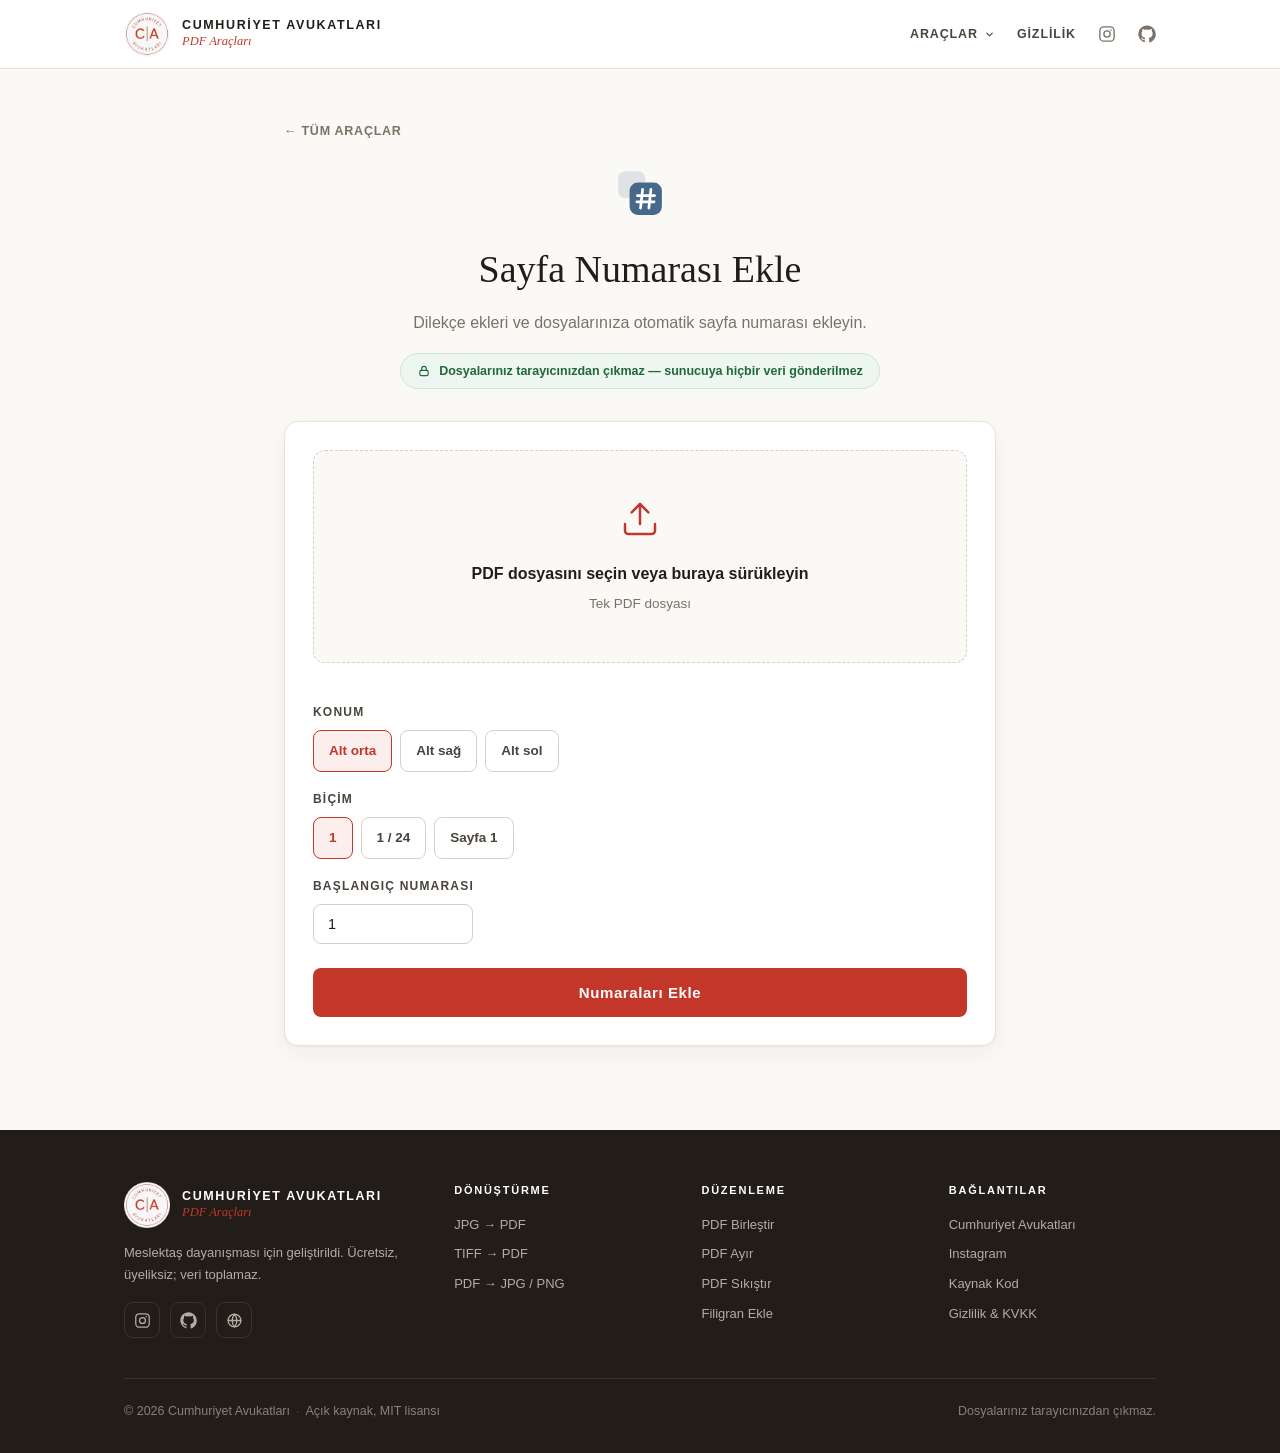
<file: araclar/sayfa-numarasi.html>
<!DOCTYPE html>
<html lang="tr">
<head>
<meta charset="UTF-8">
<meta name="viewport" content="width=device-width, initial-scale=1.0">
<title>Sayfa Numarası Ekle — Cumhuriyet Avukatları PDF Araçları</title>
<meta name="description" content="PDF sayfa numarası ekleme aracı — belgelere otomatik numara ekleyin. Dosyalar tarayıcıdan çıkmaz.">
<link rel="icon" type="image/png" href="../assets/favicon.png">
<link rel="stylesheet" href="../assets/css/style.css">
</head>
<body data-tool="pagenumbers">

<header class="site-header">
  <div class="container header-inner">
    <a class="brand" href="../index.html">
      <img src="../assets/logo.png" alt="Cumhuriyet Avukatları logosu" class="brand-logo">
      <span class="brand-text"><strong>CUMHUR&#304;YET AVUKATLARI</strong><small>PDF Araçları</small></span>
    </a>
    <button class="nav-toggle" id="nav-toggle" aria-label="Menü" aria-expanded="false">
      <svg width="20" height="20" viewBox="0 0 24 24" fill="none" stroke="currentColor" stroke-width="2" stroke-linecap="round"><path d="M4 7h16M4 12h16M4 17h16"/></svg>
    </button>
    <nav class="site-nav" id="site-nav">
      <div class="nav-drop">
        <a href="../index.html#araclar" class="nav-drop-btn">Araçlar <svg width="11" height="11" viewBox="0 0 24 24" fill="none" stroke="currentColor" stroke-width="2.5" stroke-linecap="round" stroke-linejoin="round"><path d="M6 9l6 6 6-6"/></svg></a>
        <div class="nav-drop-panel">
          <div class="drop-col">
            <span class="drop-cat">Dönüştürme</span>
            <a href="../araclar/jpg-to-pdf.html">JPG &rarr; PDF</a>
            <a href="../araclar/tiff-to-pdf.html">TIFF &rarr; PDF</a>
            <a href="../araclar/jpg-to-pdf.html">PNG &rarr; PDF</a>
            <a href="../araclar/pdf-to-jpg.html">PDF &rarr; JPG</a>
            <a href="../araclar/pdf-to-jpg.html#png">PDF &rarr; PNG</a>
          </div>
          <div class="drop-col">
            <span class="drop-cat">Birleştir &amp; Düzenle</span>
            <a href="../araclar/pdf-birlestir.html">PDF Birleştir</a>
            <a href="../araclar/pdf-ayir.html">PDF Ayır</a>
            <a href="../araclar/pdf-dondur.html">PDF Döndür</a>
            <a href="../araclar/sayfa-sil.html">Sayfa Sil</a>
          </div>
          <div class="drop-col">
            <span class="drop-cat">Optimizasyon &amp; Damga</span>
            <a href="../araclar/pdf-sikistir.html">PDF Sıkıştır</a>
            <a href="../araclar/filigran.html">Filigran Ekle</a>
            <a href="../araclar/sayfa-numarasi.html">Sayfa Numarası</a>
          </div>
        </div>
      </div>
      <a href="../gizlilik.html">Gizlilik</a>
      <a class="nav-icon" href="https://www.instagram.com/cumhuriyet_avukatlari" target="_blank" rel="noopener" title="Instagram" aria-label="Instagram"><svg width="18" height="18" viewBox="0 0 24 24" fill="none" stroke="currentColor" stroke-width="1.8" stroke-linecap="round" stroke-linejoin="round"><rect x="2.5" y="2.5" width="19" height="19" rx="5"/><circle cx="12" cy="12" r="4.2"/><circle cx="17.3" cy="6.7" r="1.1" fill="currentColor" stroke="none"/></svg></a>
      <a class="nav-icon" href="https://github.com/ersancetin/cumhuriyet-avukatlari" target="_blank" rel="noopener" title="GitHub" aria-label="GitHub"><svg width="18" height="18" viewBox="0 0 24 24" fill="currentColor"><path d="M12 .5C5.6.5.5 5.6.5 12c0 5.1 3.3 9.4 7.9 10.9.6.1.8-.2.8-.6v-2c-3.2.7-3.9-1.4-3.9-1.4-.5-1.3-1.3-1.7-1.3-1.7-1-.7.1-.7.1-.7 1.2.1 1.8 1.2 1.8 1.2 1 1.8 2.8 1.3 3.4 1 .1-.8.4-1.3.7-1.6-2.6-.3-5.3-1.3-5.3-5.7 0-1.3.4-2.3 1.2-3.1-.1-.3-.5-1.5.1-3.1 0 0 1-.3 3.2 1.2a11 11 0 0 1 5.8 0c2.2-1.5 3.2-1.2 3.2-1.2.6 1.6.2 2.8.1 3.1.8.8 1.2 1.8 1.2 3.1 0 4.4-2.7 5.4-5.3 5.7.4.4.8 1.1.8 2.2v3.3c0 .4.2.7.8.6 4.6-1.5 7.9-5.8 7.9-10.9C23.5 5.6 18.4.5 12 .5z"/></svg></a>
    </nav>
  </div>
</header>

<main class="tool-page">
  <div class="container-narrow">
    <a class="back-link" href="../index.html#araclar">&larr; Tüm Araçlar</a>
    <div class="tool-head">
      <span class="icon"><svg width="50" height="50" viewBox="0 0 48 48" fill="none" aria-hidden="true"><rect x="3" y="3" width="26" height="26" rx="7" fill="#48688A" opacity=".15"/><rect x="14" y="14" width="31" height="31" rx="8" fill="#48688A"/><path d="M26.5 20.5 L24.5 38.5 M34.5 20.5 L32.5 38.5 M21.5 26.5 H38 M21 32.5 H37.5" stroke="#FFFFFF" stroke-width="2.6" stroke-linecap="round" stroke-linejoin="round" fill="none"/></svg></span>
      <h1>Sayfa Numarası Ekle</h1>
      <p>Dilekçe ekleri ve dosyalarınıza otomatik sayfa numarası ekleyin.</p>
      <div class="privacy-pill">
        <svg width="14" height="14" viewBox="0 0 24 24" fill="none" stroke="currentColor" stroke-width="2" stroke-linecap="round" stroke-linejoin="round"><rect x="5" y="11" width="14" height="9" rx="2"/><path d="M8 11V8a4 4 0 0 1 8 0v3"/></svg>
        Dosyalarınız tarayıcınızdan çıkmaz — sunucuya hiçbir veri gönderilmez
      </div>
    </div>

    <div class="tool-panel">
      <div class="dropzone" id="dropzone">
        <svg width="40" height="40" viewBox="0 0 24 24" fill="none" stroke="currentColor" stroke-width="1.5" stroke-linecap="round" stroke-linejoin="round"><path d="M21 15v4a2 2 0 0 1-2 2H5a2 2 0 0 1-2-2v-4"/><path d="M12 3v12"/><path d="M7 8l5-5 5 5"/></svg>
        <div class="dz-title">PDF dosyasını seçin veya buraya sürükleyin</div>
        <div class="dz-sub">Tek PDF dosyası</div>
        <input type="file" id="file-input" accept=".pdf">
      </div>

      <div class="file-list" id="file-list"></div>

<div class="options">
        <div class="opt-group">
          <label class="opt-label">Konum</label>
          <div class="opt-row" id="opt-pos">
            <label class="opt-choice active" data-value="alt-orta">Alt orta</label>
            <label class="opt-choice" data-value="alt-sag">Alt sağ</label>
            <label class="opt-choice" data-value="alt-sol">Alt sol</label>
          </div>
        </div>
        <div class="opt-group">
          <label class="opt-label">Biçim</label>
          <div class="opt-row" id="opt-fmt">
            <label class="opt-choice active" data-value="n">1</label>
            <label class="opt-choice" data-value="n-of">1 / 24</label>
            <label class="opt-choice" data-value="sayfa-n">Sayfa 1</label>
          </div>
        </div>
        <div class="opt-group">
          <label class="opt-label" for="start-input">Başlangıç numarası</label>
          <input type="number" class="text-input" id="start-input" value="1" min="0" style="max-width:160px">
        </div>
      </div>

      <div class="run-area">
        <button class="btn btn-primary btn-block" id="run-btn">Numaraları Ekle</button>
      </div>

      <div class="error-box" id="error-box"></div>

      <div class="progress-wrap" id="progress-wrap">
        <div class="progress-bar"><div class="progress-fill" id="progress-fill"></div></div>
        <div class="status-text" id="status-text"></div>
      </div>

      <div class="result-area" id="result-area">
        <div class="result-box">
          <div class="r-title"></div>
          <div class="r-sub"></div>
          <div class="r-actions" style="display:flex;gap:10px;justify-content:center;flex-wrap:wrap"></div>
        </div>
      </div>
    </div>

  </div>
</main>

<footer class="site-footer">
  <div class="container">
    <div class="footer-grid">
      <div class="footer-brand">
        <a class="brand" href="../index.html">
          <img src="../assets/logo.png" alt="Cumhuriyet Avukatları logosu" class="brand-logo">
          <span class="brand-text"><strong>CUMHUR&#304;YET AVUKATLARI</strong><small>PDF Araçları</small></span>
        </a>
        <p>Meslektaş dayanışması için geliştirildi. Ücretsiz, üyeliksiz; veri toplamaz.</p>
        <div class="social-links">
          <a href="https://www.instagram.com/cumhuriyet_avukatlari" target="_blank" rel="noopener" aria-label="Instagram"><svg width="17" height="17" viewBox="0 0 24 24" fill="none" stroke="currentColor" stroke-width="1.8" stroke-linecap="round" stroke-linejoin="round"><rect x="2.5" y="2.5" width="19" height="19" rx="5"/><circle cx="12" cy="12" r="4.2"/><circle cx="17.3" cy="6.7" r="1.1" fill="currentColor" stroke="none"/></svg></a>
          <a href="https://github.com/ersancetin/cumhuriyet-avukatlari" target="_blank" rel="noopener" aria-label="GitHub"><svg width="17" height="17" viewBox="0 0 24 24" fill="currentColor"><path d="M12 .5C5.6.5.5 5.6.5 12c0 5.1 3.3 9.4 7.9 10.9.6.1.8-.2.8-.6v-2c-3.2.7-3.9-1.4-3.9-1.4-.5-1.3-1.3-1.7-1.3-1.7-1-.7.1-.7.1-.7 1.2.1 1.8 1.2 1.8 1.2 1 1.8 2.8 1.3 3.4 1 .1-.8.4-1.3.7-1.6-2.6-.3-5.3-1.3-5.3-5.7 0-1.3.4-2.3 1.2-3.1-.1-.3-.5-1.5.1-3.1 0 0 1-.3 3.2 1.2a11 11 0 0 1 5.8 0c2.2-1.5 3.2-1.2 3.2-1.2.6 1.6.2 2.8.1 3.1.8.8 1.2 1.8 1.2 3.1 0 4.4-2.7 5.4-5.3 5.7.4.4.8 1.1.8 2.2v3.3c0 .4.2.7.8.6 4.6-1.5 7.9-5.8 7.9-10.9C23.5 5.6 18.4.5 12 .5z"/></svg></a>
          <a href="https://cumhuriyetavukatlari.com" target="_blank" rel="noopener" aria-label="Web sitesi"><svg width="17" height="17" viewBox="0 0 24 24" fill="none" stroke="currentColor" stroke-width="1.8" stroke-linecap="round" stroke-linejoin="round"><circle cx="12" cy="12" r="9"/><path d="M3 12h18M12 3a14 14 0 0 1 0 18M12 3a14 14 0 0 0 0 18"/></svg></a>
        </div>
      </div>
      <div class="footer-col">
        <h4>Dönüştürme</h4>
        <ul>
          <li><a href="../araclar/jpg-to-pdf.html">JPG &rarr; PDF</a></li>
          <li><a href="../araclar/tiff-to-pdf.html">TIFF &rarr; PDF</a></li>
          <li><a href="../araclar/pdf-to-jpg.html">PDF &rarr; JPG / PNG</a></li>
        </ul>
      </div>
      <div class="footer-col">
        <h4>Düzenleme</h4>
        <ul>
          <li><a href="../araclar/pdf-birlestir.html">PDF Birleştir</a></li>
          <li><a href="../araclar/pdf-ayir.html">PDF Ayır</a></li>
          <li><a href="../araclar/pdf-sikistir.html">PDF Sıkıştır</a></li>
          <li><a href="../araclar/filigran.html">Filigran Ekle</a></li>
        </ul>
      </div>
      <div class="footer-col">
        <h4>Bağlantılar</h4>
        <ul>
          <li><a href="https://cumhuriyetavukatlari.com" target="_blank" rel="noopener">Cumhuriyet Avukatları</a></li>
          <li><a href="https://www.instagram.com/cumhuriyet_avukatlari" target="_blank" rel="noopener">Instagram</a></li>
          <li><a href="https://github.com/ersancetin/cumhuriyet-avukatlari" target="_blank" rel="noopener">Kaynak Kod</a></li>
          <li><a href="../gizlilik.html">Gizlilik &amp; KVKK</a></li>
        </ul>
      </div>
    </div>
    <div class="footer-bottom">
      <span>&copy; 2026 Cumhuriyet Avukatları<span class="sep">&middot;</span>Açık kaynak, MIT lisansı</span>
      <span>Dosyalarınız tarayıcınızdan çıkmaz.</span>
    </div>
  </div>
</footer>

<script src="../assets/vendor/pdf-lib.min.js"></script>
<script src="../assets/vendor/pdf.min.js"></script>
<script src="../assets/js/common.js"></script>
<script src="../assets/js/tools.js"></script>
</body>
</html>
</file>
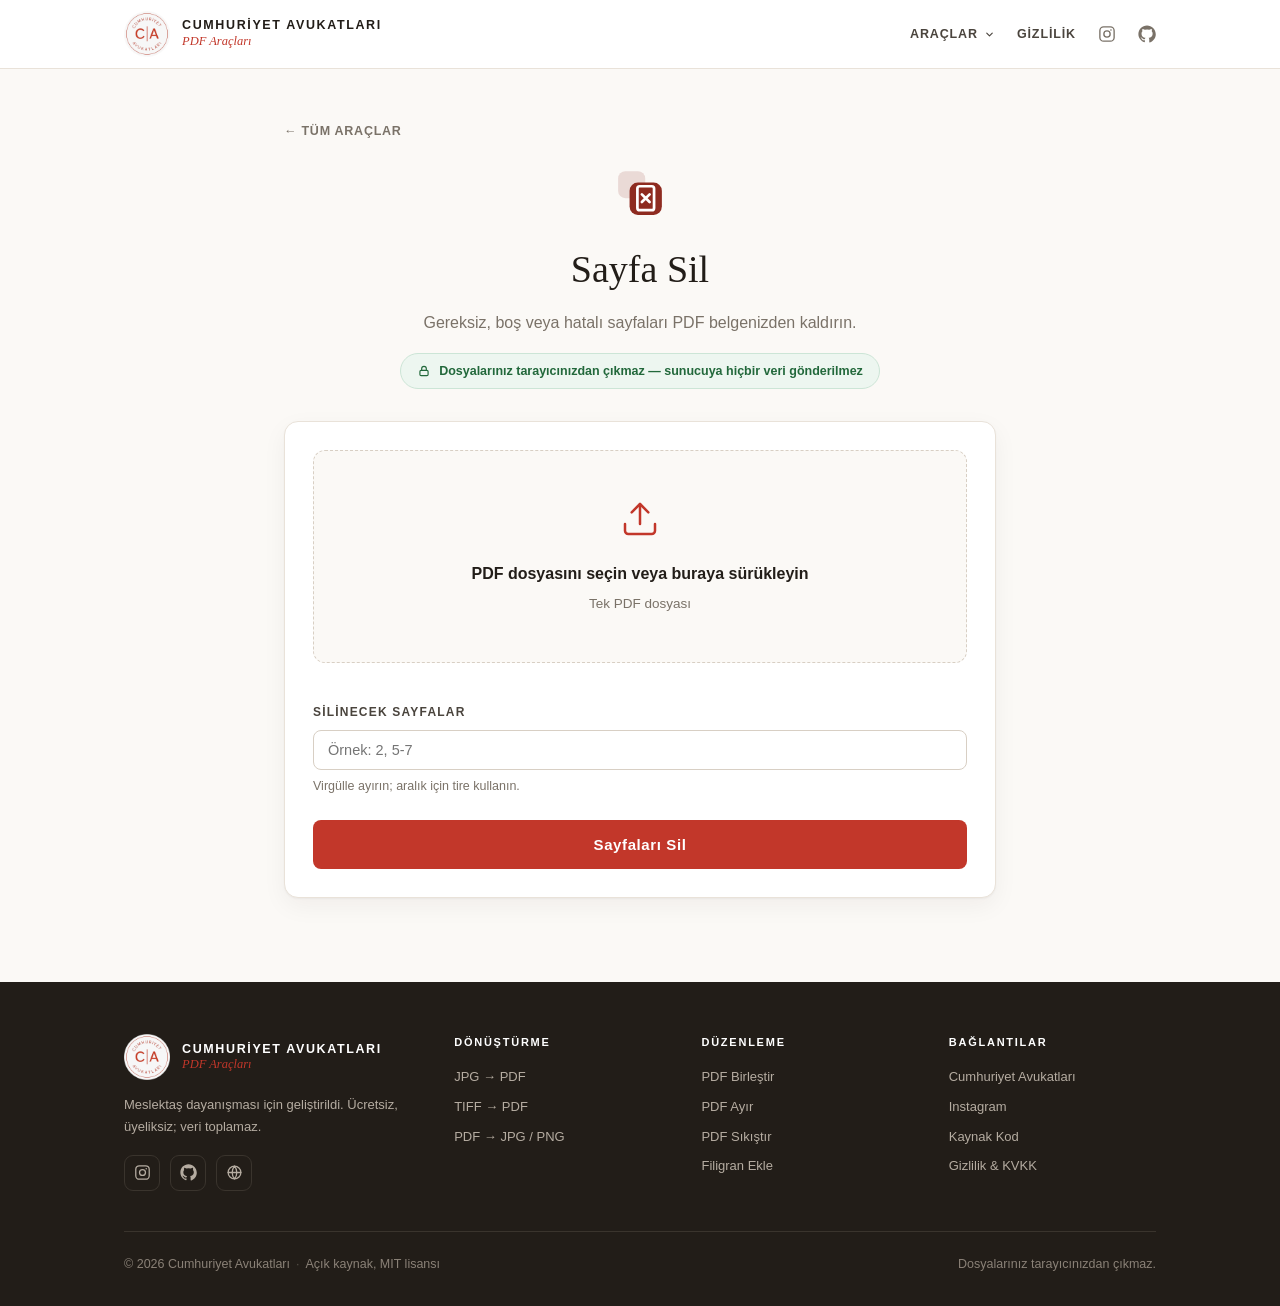
<file: araclar/sayfa-sil.html>
<!DOCTYPE html>
<html lang="tr">
<head>
<meta charset="UTF-8">
<meta name="viewport" content="width=device-width, initial-scale=1.0">
<title>Sayfa Sil — Cumhuriyet Avukatları PDF Araçları</title>
<meta name="description" content="PDF sayfa silme aracı — istenmeyen sayfaları belgeden kaldırın. Dosyalar tarayıcıdan çıkmaz.">
<link rel="icon" type="image/png" href="../assets/favicon.png">
<link rel="stylesheet" href="../assets/css/style.css">
</head>
<body data-tool="removepages">

<header class="site-header">
  <div class="container header-inner">
    <a class="brand" href="../index.html">
      <img src="../assets/logo.png" alt="Cumhuriyet Avukatları logosu" class="brand-logo">
      <span class="brand-text"><strong>CUMHUR&#304;YET AVUKATLARI</strong><small>PDF Araçları</small></span>
    </a>
    <button class="nav-toggle" id="nav-toggle" aria-label="Menü" aria-expanded="false">
      <svg width="20" height="20" viewBox="0 0 24 24" fill="none" stroke="currentColor" stroke-width="2" stroke-linecap="round"><path d="M4 7h16M4 12h16M4 17h16"/></svg>
    </button>
    <nav class="site-nav" id="site-nav">
      <div class="nav-drop">
        <a href="../index.html#araclar" class="nav-drop-btn">Araçlar <svg width="11" height="11" viewBox="0 0 24 24" fill="none" stroke="currentColor" stroke-width="2.5" stroke-linecap="round" stroke-linejoin="round"><path d="M6 9l6 6 6-6"/></svg></a>
        <div class="nav-drop-panel">
          <div class="drop-col">
            <span class="drop-cat">Dönüştürme</span>
            <a href="../araclar/jpg-to-pdf.html">JPG &rarr; PDF</a>
            <a href="../araclar/tiff-to-pdf.html">TIFF &rarr; PDF</a>
            <a href="../araclar/jpg-to-pdf.html">PNG &rarr; PDF</a>
            <a href="../araclar/pdf-to-jpg.html">PDF &rarr; JPG</a>
            <a href="../araclar/pdf-to-jpg.html#png">PDF &rarr; PNG</a>
          </div>
          <div class="drop-col">
            <span class="drop-cat">Birleştir &amp; Düzenle</span>
            <a href="../araclar/pdf-birlestir.html">PDF Birleştir</a>
            <a href="../araclar/pdf-ayir.html">PDF Ayır</a>
            <a href="../araclar/pdf-dondur.html">PDF Döndür</a>
            <a href="../araclar/sayfa-sil.html">Sayfa Sil</a>
          </div>
          <div class="drop-col">
            <span class="drop-cat">Optimizasyon &amp; Damga</span>
            <a href="../araclar/pdf-sikistir.html">PDF Sıkıştır</a>
            <a href="../araclar/filigran.html">Filigran Ekle</a>
            <a href="../araclar/sayfa-numarasi.html">Sayfa Numarası</a>
          </div>
        </div>
      </div>
      <a href="../gizlilik.html">Gizlilik</a>
      <a class="nav-icon" href="https://www.instagram.com/cumhuriyet_avukatlari" target="_blank" rel="noopener" title="Instagram" aria-label="Instagram"><svg width="18" height="18" viewBox="0 0 24 24" fill="none" stroke="currentColor" stroke-width="1.8" stroke-linecap="round" stroke-linejoin="round"><rect x="2.5" y="2.5" width="19" height="19" rx="5"/><circle cx="12" cy="12" r="4.2"/><circle cx="17.3" cy="6.7" r="1.1" fill="currentColor" stroke="none"/></svg></a>
      <a class="nav-icon" href="https://github.com/ersancetin/cumhuriyet-avukatlari" target="_blank" rel="noopener" title="GitHub" aria-label="GitHub"><svg width="18" height="18" viewBox="0 0 24 24" fill="currentColor"><path d="M12 .5C5.6.5.5 5.6.5 12c0 5.1 3.3 9.4 7.9 10.9.6.1.8-.2.8-.6v-2c-3.2.7-3.9-1.4-3.9-1.4-.5-1.3-1.3-1.7-1.3-1.7-1-.7.1-.7.1-.7 1.2.1 1.8 1.2 1.8 1.2 1 1.8 2.8 1.3 3.4 1 .1-.8.4-1.3.7-1.6-2.6-.3-5.3-1.3-5.3-5.7 0-1.3.4-2.3 1.2-3.1-.1-.3-.5-1.5.1-3.1 0 0 1-.3 3.2 1.2a11 11 0 0 1 5.8 0c2.2-1.5 3.2-1.2 3.2-1.2.6 1.6.2 2.8.1 3.1.8.8 1.2 1.8 1.2 3.1 0 4.4-2.7 5.4-5.3 5.7.4.4.8 1.1.8 2.2v3.3c0 .4.2.7.8.6 4.6-1.5 7.9-5.8 7.9-10.9C23.5 5.6 18.4.5 12 .5z"/></svg></a>
    </nav>
  </div>
</header>

<main class="tool-page">
  <div class="container-narrow">
    <a class="back-link" href="../index.html#araclar">&larr; Tüm Araçlar</a>
    <div class="tool-head">
      <span class="icon"><svg width="50" height="50" viewBox="0 0 48 48" fill="none" aria-hidden="true"><rect x="3" y="3" width="26" height="26" rx="7" fill="#8E2B20" opacity=".15"/><rect x="14" y="14" width="31" height="31" rx="8" fill="#8E2B20"/><rect x="21.5" y="17.5" width="16" height="23" rx="2.2" stroke="#FFFFFF" stroke-width="2.6" stroke-linecap="round" stroke-linejoin="round" fill="none"/><path d="M25.8 25.3 L33.2 32.7 M33.2 25.3 L25.8 32.7" stroke="#FFFFFF" stroke-width="2.6" stroke-linecap="round" stroke-linejoin="round" fill="none"/></svg></span>
      <h1>Sayfa Sil</h1>
      <p>Gereksiz, boş veya hatalı sayfaları PDF belgenizden kaldırın.</p>
      <div class="privacy-pill">
        <svg width="14" height="14" viewBox="0 0 24 24" fill="none" stroke="currentColor" stroke-width="2" stroke-linecap="round" stroke-linejoin="round"><rect x="5" y="11" width="14" height="9" rx="2"/><path d="M8 11V8a4 4 0 0 1 8 0v3"/></svg>
        Dosyalarınız tarayıcınızdan çıkmaz — sunucuya hiçbir veri gönderilmez
      </div>
    </div>

    <div class="tool-panel">
      <div class="dropzone" id="dropzone">
        <svg width="40" height="40" viewBox="0 0 24 24" fill="none" stroke="currentColor" stroke-width="1.5" stroke-linecap="round" stroke-linejoin="round"><path d="M21 15v4a2 2 0 0 1-2 2H5a2 2 0 0 1-2-2v-4"/><path d="M12 3v12"/><path d="M7 8l5-5 5 5"/></svg>
        <div class="dz-title">PDF dosyasını seçin veya buraya sürükleyin</div>
        <div class="dz-sub">Tek PDF dosyası</div>
        <input type="file" id="file-input" accept=".pdf">
      </div>

      <div class="file-list" id="file-list"></div>

<div class="options">
        <div class="opt-group">
          <label class="opt-label" for="ranges-input">Silinecek sayfalar</label>
          <input type="text" class="text-input" id="ranges-input" placeholder="Örnek: 2, 5-7">
          <div class="opt-hint">Virgülle ayırın; aralık için tire kullanın.</div>
        </div>
      </div>

      <div class="run-area">
        <button class="btn btn-primary btn-block" id="run-btn">Sayfaları Sil</button>
      </div>

      <div class="error-box" id="error-box"></div>

      <div class="progress-wrap" id="progress-wrap">
        <div class="progress-bar"><div class="progress-fill" id="progress-fill"></div></div>
        <div class="status-text" id="status-text"></div>
      </div>

      <div class="result-area" id="result-area">
        <div class="result-box">
          <div class="r-title"></div>
          <div class="r-sub"></div>
          <div class="r-actions" style="display:flex;gap:10px;justify-content:center;flex-wrap:wrap"></div>
        </div>
      </div>
    </div>

  </div>
</main>

<footer class="site-footer">
  <div class="container">
    <div class="footer-grid">
      <div class="footer-brand">
        <a class="brand" href="../index.html">
          <img src="../assets/logo.png" alt="Cumhuriyet Avukatları logosu" class="brand-logo">
          <span class="brand-text"><strong>CUMHUR&#304;YET AVUKATLARI</strong><small>PDF Araçları</small></span>
        </a>
        <p>Meslektaş dayanışması için geliştirildi. Ücretsiz, üyeliksiz; veri toplamaz.</p>
        <div class="social-links">
          <a href="https://www.instagram.com/cumhuriyet_avukatlari" target="_blank" rel="noopener" aria-label="Instagram"><svg width="17" height="17" viewBox="0 0 24 24" fill="none" stroke="currentColor" stroke-width="1.8" stroke-linecap="round" stroke-linejoin="round"><rect x="2.5" y="2.5" width="19" height="19" rx="5"/><circle cx="12" cy="12" r="4.2"/><circle cx="17.3" cy="6.7" r="1.1" fill="currentColor" stroke="none"/></svg></a>
          <a href="https://github.com/ersancetin/cumhuriyet-avukatlari" target="_blank" rel="noopener" aria-label="GitHub"><svg width="17" height="17" viewBox="0 0 24 24" fill="currentColor"><path d="M12 .5C5.6.5.5 5.6.5 12c0 5.1 3.3 9.4 7.9 10.9.6.1.8-.2.8-.6v-2c-3.2.7-3.9-1.4-3.9-1.4-.5-1.3-1.3-1.7-1.3-1.7-1-.7.1-.7.1-.7 1.2.1 1.8 1.2 1.8 1.2 1 1.8 2.8 1.3 3.4 1 .1-.8.4-1.3.7-1.6-2.6-.3-5.3-1.3-5.3-5.7 0-1.3.4-2.3 1.2-3.1-.1-.3-.5-1.5.1-3.1 0 0 1-.3 3.2 1.2a11 11 0 0 1 5.8 0c2.2-1.5 3.2-1.2 3.2-1.2.6 1.6.2 2.8.1 3.1.8.8 1.2 1.8 1.2 3.1 0 4.4-2.7 5.4-5.3 5.7.4.4.8 1.1.8 2.2v3.3c0 .4.2.7.8.6 4.6-1.5 7.9-5.8 7.9-10.9C23.5 5.6 18.4.5 12 .5z"/></svg></a>
          <a href="https://cumhuriyetavukatlari.com" target="_blank" rel="noopener" aria-label="Web sitesi"><svg width="17" height="17" viewBox="0 0 24 24" fill="none" stroke="currentColor" stroke-width="1.8" stroke-linecap="round" stroke-linejoin="round"><circle cx="12" cy="12" r="9"/><path d="M3 12h18M12 3a14 14 0 0 1 0 18M12 3a14 14 0 0 0 0 18"/></svg></a>
        </div>
      </div>
      <div class="footer-col">
        <h4>Dönüştürme</h4>
        <ul>
          <li><a href="../araclar/jpg-to-pdf.html">JPG &rarr; PDF</a></li>
          <li><a href="../araclar/tiff-to-pdf.html">TIFF &rarr; PDF</a></li>
          <li><a href="../araclar/pdf-to-jpg.html">PDF &rarr; JPG / PNG</a></li>
        </ul>
      </div>
      <div class="footer-col">
        <h4>Düzenleme</h4>
        <ul>
          <li><a href="../araclar/pdf-birlestir.html">PDF Birleştir</a></li>
          <li><a href="../araclar/pdf-ayir.html">PDF Ayır</a></li>
          <li><a href="../araclar/pdf-sikistir.html">PDF Sıkıştır</a></li>
          <li><a href="../araclar/filigran.html">Filigran Ekle</a></li>
        </ul>
      </div>
      <div class="footer-col">
        <h4>Bağlantılar</h4>
        <ul>
          <li><a href="https://cumhuriyetavukatlari.com" target="_blank" rel="noopener">Cumhuriyet Avukatları</a></li>
          <li><a href="https://www.instagram.com/cumhuriyet_avukatlari" target="_blank" rel="noopener">Instagram</a></li>
          <li><a href="https://github.com/ersancetin/cumhuriyet-avukatlari" target="_blank" rel="noopener">Kaynak Kod</a></li>
          <li><a href="../gizlilik.html">Gizlilik &amp; KVKK</a></li>
        </ul>
      </div>
    </div>
    <div class="footer-bottom">
      <span>&copy; 2026 Cumhuriyet Avukatları<span class="sep">&middot;</span>Açık kaynak, MIT lisansı</span>
      <span>Dosyalarınız tarayıcınızdan çıkmaz.</span>
    </div>
  </div>
</footer>

<script src="../assets/vendor/pdf-lib.min.js"></script>
<script src="../assets/vendor/pdf.min.js"></script>
<script src="../assets/js/common.js"></script>
<script src="../assets/js/tools.js"></script>
</body>
</html>
</file>
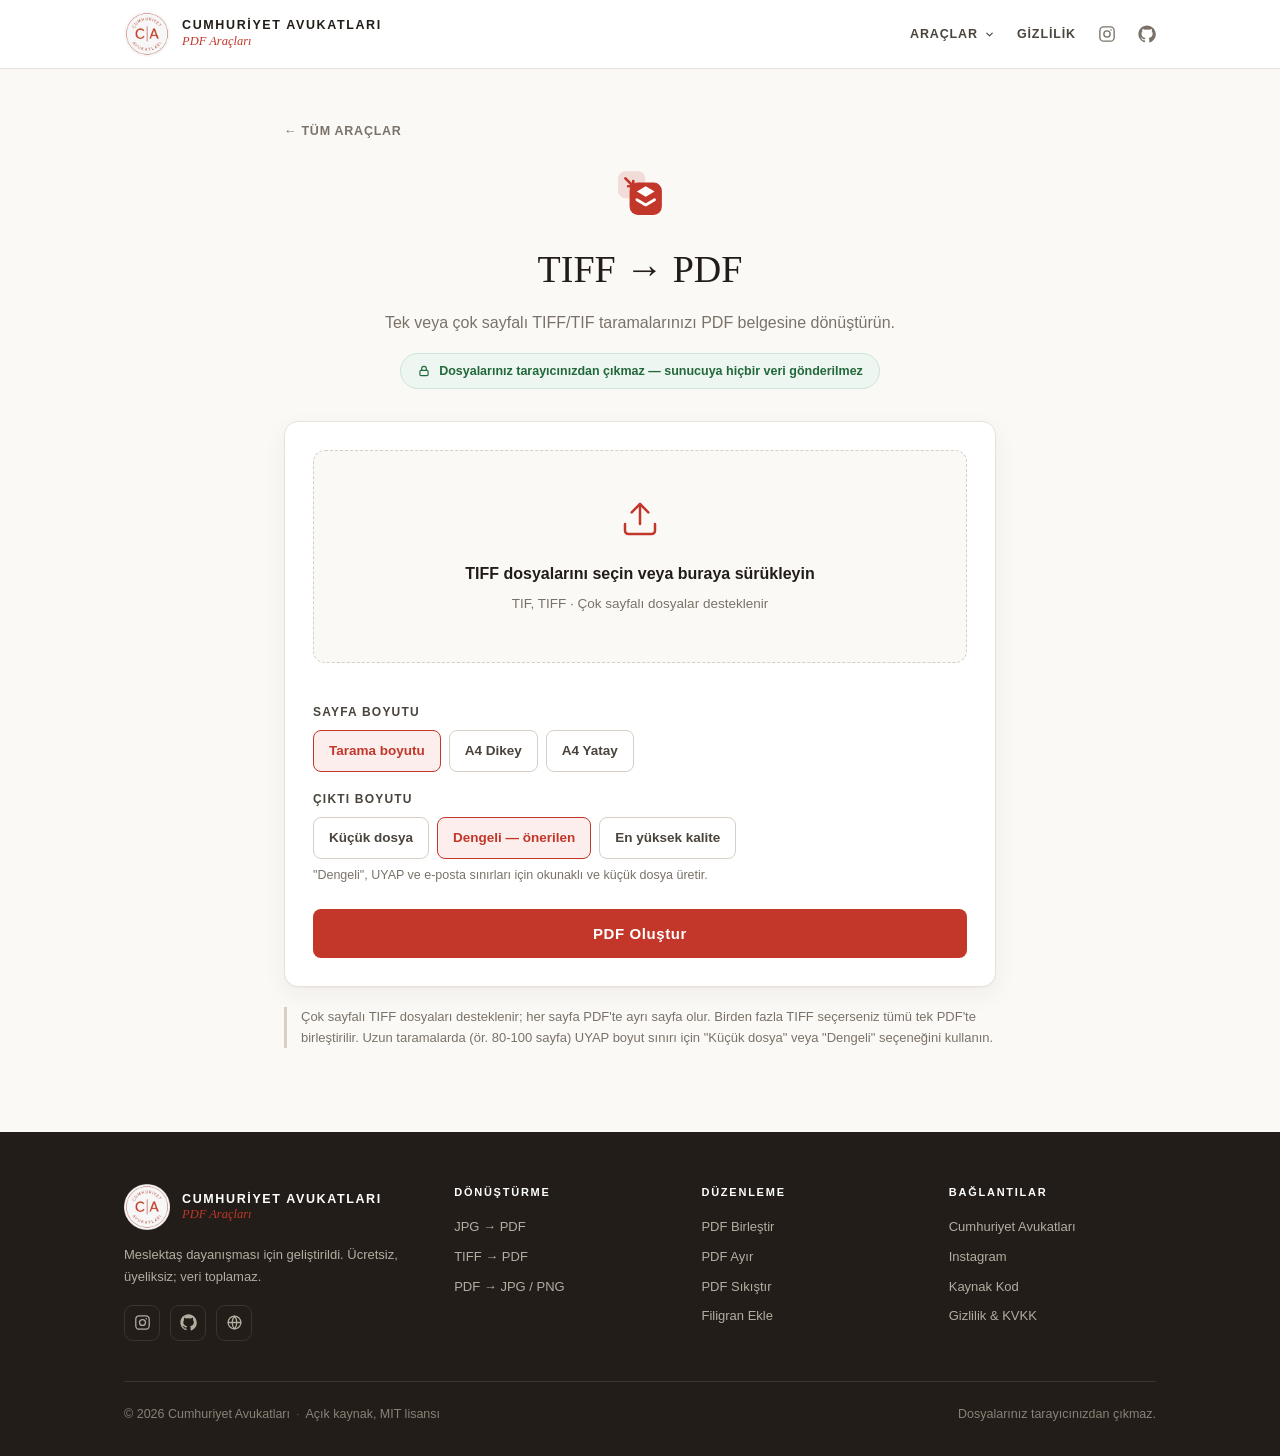
<file: araclar/tiff-to-pdf.html>
<!DOCTYPE html>
<html lang="tr">
<head>
<meta charset="UTF-8">
<meta name="viewport" content="width=device-width, initial-scale=1.0">
<title>TIFF &rarr; PDF — Cumhuriyet Avukatları PDF Araçları</title>
<meta name="description" content="TIFF'ten PDF'e dönüştürme aracı — tek ve çok sayfalı TIF/TIFF taramaları tarayıcınızdan çıkmadan PDF'e çevirin.">
<link rel="icon" type="image/png" href="../assets/favicon.png">
<link rel="stylesheet" href="../assets/css/style.css">
</head>
<body data-tool="tiff2pdf">

<header class="site-header">
  <div class="container header-inner">
    <a class="brand" href="../index.html">
      <img src="../assets/logo.png" alt="Cumhuriyet Avukatları logosu" class="brand-logo">
      <span class="brand-text"><strong>CUMHUR&#304;YET AVUKATLARI</strong><small>PDF Araçları</small></span>
    </a>
    <button class="nav-toggle" id="nav-toggle" aria-label="Menü" aria-expanded="false">
      <svg width="20" height="20" viewBox="0 0 24 24" fill="none" stroke="currentColor" stroke-width="2" stroke-linecap="round"><path d="M4 7h16M4 12h16M4 17h16"/></svg>
    </button>
    <nav class="site-nav" id="site-nav">
      <div class="nav-drop">
        <a href="../index.html#araclar" class="nav-drop-btn">Araçlar <svg width="11" height="11" viewBox="0 0 24 24" fill="none" stroke="currentColor" stroke-width="2.5" stroke-linecap="round" stroke-linejoin="round"><path d="M6 9l6 6 6-6"/></svg></a>
        <div class="nav-drop-panel">
          <div class="drop-col">
            <span class="drop-cat">Dönüştürme</span>
            <a href="../araclar/jpg-to-pdf.html">JPG &rarr; PDF</a>
            <a href="../araclar/tiff-to-pdf.html">TIFF &rarr; PDF</a>
            <a href="../araclar/jpg-to-pdf.html">PNG &rarr; PDF</a>
            <a href="../araclar/pdf-to-jpg.html">PDF &rarr; JPG</a>
            <a href="../araclar/pdf-to-jpg.html#png">PDF &rarr; PNG</a>
          </div>
          <div class="drop-col">
            <span class="drop-cat">Birleştir &amp; Düzenle</span>
            <a href="../araclar/pdf-birlestir.html">PDF Birleştir</a>
            <a href="../araclar/pdf-ayir.html">PDF Ayır</a>
            <a href="../araclar/pdf-dondur.html">PDF Döndür</a>
            <a href="../araclar/sayfa-sil.html">Sayfa Sil</a>
          </div>
          <div class="drop-col">
            <span class="drop-cat">Optimizasyon &amp; Damga</span>
            <a href="../araclar/pdf-sikistir.html">PDF Sıkıştır</a>
            <a href="../araclar/filigran.html">Filigran Ekle</a>
            <a href="../araclar/sayfa-numarasi.html">Sayfa Numarası</a>
          </div>
        </div>
      </div>
      <a href="../gizlilik.html">Gizlilik</a>
      <a class="nav-icon" href="https://www.instagram.com/cumhuriyet_avukatlari" target="_blank" rel="noopener" title="Instagram" aria-label="Instagram"><svg width="18" height="18" viewBox="0 0 24 24" fill="none" stroke="currentColor" stroke-width="1.8" stroke-linecap="round" stroke-linejoin="round"><rect x="2.5" y="2.5" width="19" height="19" rx="5"/><circle cx="12" cy="12" r="4.2"/><circle cx="17.3" cy="6.7" r="1.1" fill="currentColor" stroke="none"/></svg></a>
      <a class="nav-icon" href="https://github.com/ersancetin/cumhuriyet-avukatlari" target="_blank" rel="noopener" title="GitHub" aria-label="GitHub"><svg width="18" height="18" viewBox="0 0 24 24" fill="currentColor"><path d="M12 .5C5.6.5.5 5.6.5 12c0 5.1 3.3 9.4 7.9 10.9.6.1.8-.2.8-.6v-2c-3.2.7-3.9-1.4-3.9-1.4-.5-1.3-1.3-1.7-1.3-1.7-1-.7.1-.7.1-.7 1.2.1 1.8 1.2 1.8 1.2 1 1.8 2.8 1.3 3.4 1 .1-.8.4-1.3.7-1.6-2.6-.3-5.3-1.3-5.3-5.7 0-1.3.4-2.3 1.2-3.1-.1-.3-.5-1.5.1-3.1 0 0 1-.3 3.2 1.2a11 11 0 0 1 5.8 0c2.2-1.5 3.2-1.2 3.2-1.2.6 1.6.2 2.8.1 3.1.8.8 1.2 1.8 1.2 3.1 0 4.4-2.7 5.4-5.3 5.7.4.4.8 1.1.8 2.2v3.3c0 .4.2.7.8.6 4.6-1.5 7.9-5.8 7.9-10.9C23.5 5.6 18.4.5 12 .5z"/></svg></a>
    </nav>
  </div>
</header>

<main class="tool-page">
  <div class="container-narrow">
    <a class="back-link" href="../index.html#araclar">&larr; Tüm Araçlar</a>
    <div class="tool-head">
      <span class="icon"><svg width="50" height="50" viewBox="0 0 48 48" fill="none" aria-hidden="true"><rect x="3" y="3" width="26" height="26" rx="7" fill="#C2372A" opacity=".15"/><path d="M10 10 L17.5 17.5 M17.5 17.5 V12.6 M17.5 17.5 H12.6" stroke="#C2372A" stroke-width="2.6" stroke-linecap="round" stroke-linejoin="round"/><rect x="14" y="14" width="31" height="31" rx="8" fill="#C2372A"/><path d="M29.5 17.5 L38 22.5 L29.5 27.5 L21 22.5 Z" fill="#FFFFFF"/><path d="M21 30.5 L29.5 35.5 L38 30.5" stroke="#FFFFFF" stroke-width="2.6" stroke-linecap="round" stroke-linejoin="round" fill="none"/></svg></span>
      <h1>TIFF &rarr; PDF</h1>
      <p>Tek veya çok sayfalı TIFF/TIF taramalarınızı PDF belgesine dönüştürün.</p>
      <div class="privacy-pill">
        <svg width="14" height="14" viewBox="0 0 24 24" fill="none" stroke="currentColor" stroke-width="2" stroke-linecap="round" stroke-linejoin="round"><rect x="5" y="11" width="14" height="9" rx="2"/><path d="M8 11V8a4 4 0 0 1 8 0v3"/></svg>
        Dosyalarınız tarayıcınızdan çıkmaz — sunucuya hiçbir veri gönderilmez
      </div>
    </div>

    <div class="tool-panel">
      <div class="dropzone" id="dropzone">
        <svg width="40" height="40" viewBox="0 0 24 24" fill="none" stroke="currentColor" stroke-width="1.5" stroke-linecap="round" stroke-linejoin="round"><path d="M21 15v4a2 2 0 0 1-2 2H5a2 2 0 0 1-2-2v-4"/><path d="M12 3v12"/><path d="M7 8l5-5 5 5"/></svg>
        <div class="dz-title">TIFF dosyalarını seçin veya buraya sürükleyin</div>
        <div class="dz-sub">TIF, TIFF · Çok sayfalı dosyalar desteklenir</div>
        <input type="file" id="file-input" accept=".tif,.tiff" multiple>
      </div>

      <div class="file-list" id="file-list"></div>

<div class="options">
        <div class="opt-group">
          <label class="opt-label">Sayfa boyutu</label>
          <div class="opt-row" id="opt-pagesize">
            <label class="opt-choice active" data-value="auto">Tarama boyutu</label>
            <label class="opt-choice" data-value="a4p">A4 Dikey</label>
            <label class="opt-choice" data-value="a4l">A4 Yatay</label>
          </div>
        </div>
        <div class="opt-group">
          <label class="opt-label">Çıktı boyutu</label>
          <div class="opt-row" id="opt-size">
            <label class="opt-choice" data-value="kucuk">Küçük dosya</label>
            <label class="opt-choice active" data-value="dengeli">Dengeli — önerilen</label>
            <label class="opt-choice" data-value="yuksek">En yüksek kalite</label>
          </div>
          <div class="opt-hint">"Dengeli", UYAP ve e-posta sınırları için okunaklı ve küçük dosya üretir.</div>
        </div>
      </div>

      <div class="run-area">
        <button class="btn btn-primary btn-block" id="run-btn">PDF Oluştur</button>
      </div>

      <div class="error-box" id="error-box"></div>

      <div class="progress-wrap" id="progress-wrap">
        <div class="progress-bar"><div class="progress-fill" id="progress-fill"></div></div>
        <div class="status-text" id="status-text"></div>
      </div>

      <div class="result-area" id="result-area">
        <div class="result-box">
          <div class="r-title"></div>
          <div class="r-sub"></div>
          <div class="r-actions" style="display:flex;gap:10px;justify-content:center;flex-wrap:wrap"></div>
        </div>
      </div>
    </div>
<p class="tool-note">Çok sayfalı TIFF dosyaları desteklenir; her sayfa PDF'te ayrı sayfa olur.
    Birden fazla TIFF seçerseniz tümü tek PDF'te birleştirilir. Uzun taramalarda (ör. 80-100 sayfa)
    UYAP boyut sınırı için "Küçük dosya" veya "Dengeli" seçeneğini kullanın.</p>
  </div>
</main>

<footer class="site-footer">
  <div class="container">
    <div class="footer-grid">
      <div class="footer-brand">
        <a class="brand" href="../index.html">
          <img src="../assets/logo.png" alt="Cumhuriyet Avukatları logosu" class="brand-logo">
          <span class="brand-text"><strong>CUMHUR&#304;YET AVUKATLARI</strong><small>PDF Araçları</small></span>
        </a>
        <p>Meslektaş dayanışması için geliştirildi. Ücretsiz, üyeliksiz; veri toplamaz.</p>
        <div class="social-links">
          <a href="https://www.instagram.com/cumhuriyet_avukatlari" target="_blank" rel="noopener" aria-label="Instagram"><svg width="17" height="17" viewBox="0 0 24 24" fill="none" stroke="currentColor" stroke-width="1.8" stroke-linecap="round" stroke-linejoin="round"><rect x="2.5" y="2.5" width="19" height="19" rx="5"/><circle cx="12" cy="12" r="4.2"/><circle cx="17.3" cy="6.7" r="1.1" fill="currentColor" stroke="none"/></svg></a>
          <a href="https://github.com/ersancetin/cumhuriyet-avukatlari" target="_blank" rel="noopener" aria-label="GitHub"><svg width="17" height="17" viewBox="0 0 24 24" fill="currentColor"><path d="M12 .5C5.6.5.5 5.6.5 12c0 5.1 3.3 9.4 7.9 10.9.6.1.8-.2.8-.6v-2c-3.2.7-3.9-1.4-3.9-1.4-.5-1.3-1.3-1.7-1.3-1.7-1-.7.1-.7.1-.7 1.2.1 1.8 1.2 1.8 1.2 1 1.8 2.8 1.3 3.4 1 .1-.8.4-1.3.7-1.6-2.6-.3-5.3-1.3-5.3-5.7 0-1.3.4-2.3 1.2-3.1-.1-.3-.5-1.5.1-3.1 0 0 1-.3 3.2 1.2a11 11 0 0 1 5.8 0c2.2-1.5 3.2-1.2 3.2-1.2.6 1.6.2 2.8.1 3.1.8.8 1.2 1.8 1.2 3.1 0 4.4-2.7 5.4-5.3 5.7.4.4.8 1.1.8 2.2v3.3c0 .4.2.7.8.6 4.6-1.5 7.9-5.8 7.9-10.9C23.5 5.6 18.4.5 12 .5z"/></svg></a>
          <a href="https://cumhuriyetavukatlari.com" target="_blank" rel="noopener" aria-label="Web sitesi"><svg width="17" height="17" viewBox="0 0 24 24" fill="none" stroke="currentColor" stroke-width="1.8" stroke-linecap="round" stroke-linejoin="round"><circle cx="12" cy="12" r="9"/><path d="M3 12h18M12 3a14 14 0 0 1 0 18M12 3a14 14 0 0 0 0 18"/></svg></a>
        </div>
      </div>
      <div class="footer-col">
        <h4>Dönüştürme</h4>
        <ul>
          <li><a href="../araclar/jpg-to-pdf.html">JPG &rarr; PDF</a></li>
          <li><a href="../araclar/tiff-to-pdf.html">TIFF &rarr; PDF</a></li>
          <li><a href="../araclar/pdf-to-jpg.html">PDF &rarr; JPG / PNG</a></li>
        </ul>
      </div>
      <div class="footer-col">
        <h4>Düzenleme</h4>
        <ul>
          <li><a href="../araclar/pdf-birlestir.html">PDF Birleştir</a></li>
          <li><a href="../araclar/pdf-ayir.html">PDF Ayır</a></li>
          <li><a href="../araclar/pdf-sikistir.html">PDF Sıkıştır</a></li>
          <li><a href="../araclar/filigran.html">Filigran Ekle</a></li>
        </ul>
      </div>
      <div class="footer-col">
        <h4>Bağlantılar</h4>
        <ul>
          <li><a href="https://cumhuriyetavukatlari.com" target="_blank" rel="noopener">Cumhuriyet Avukatları</a></li>
          <li><a href="https://www.instagram.com/cumhuriyet_avukatlari" target="_blank" rel="noopener">Instagram</a></li>
          <li><a href="https://github.com/ersancetin/cumhuriyet-avukatlari" target="_blank" rel="noopener">Kaynak Kod</a></li>
          <li><a href="../gizlilik.html">Gizlilik &amp; KVKK</a></li>
        </ul>
      </div>
    </div>
    <div class="footer-bottom">
      <span>&copy; 2026 Cumhuriyet Avukatları<span class="sep">&middot;</span>Açık kaynak, MIT lisansı</span>
      <span>Dosyalarınız tarayıcınızdan çıkmaz.</span>
    </div>
  </div>
</footer>

<script src="../assets/vendor/pdf-lib.min.js"></script>
<script src="../assets/vendor/UTIF.js"></script>
<script src="../assets/js/common.js"></script>
<script src="../assets/js/tools.js"></script>
</body>
</html>
</file>
<file: assets/css/style.css>
/* ============================================================
   Cumhuriyet Avukatları · PDF Araçları
   Açık kaynak — https://github.com/ersancetin/cumhuriyet-avukatlari
   ============================================================ */

:root {
  --red: #C2372A;
  --red-dark: #A32C20;
  --red-soft: #FBEEEC;
  --ink: #221D18;
  --ink-soft: #4A443D;
  --muted: #7A7268;
  --paper: #FBF9F6;
  --white: #FFFFFF;
  --line: #E9E2D9;
  --line-strong: #D8CFC4;
  --serif: Georgia, 'Times New Roman', Times, serif;
  --sans: -apple-system, BlinkMacSystemFont, 'Segoe UI', Roboto, 'Helvetica Neue', Arial, sans-serif;
  --radius: 10px;
  --shadow: 0 1px 2px rgba(34, 29, 24, .04), 0 8px 24px rgba(34, 29, 24, .05);
}

* { margin: 0; padding: 0; box-sizing: border-box; }

html { scroll-behavior: smooth; }

body {
  font-family: var(--sans);
  color: var(--ink);
  background: var(--paper);
  line-height: 1.6;
  font-size: 16px;
  -webkit-font-smoothing: antialiased;
}

.container { max-width: 1080px; margin: 0 auto; padding: 0 24px; }
.container-narrow { max-width: 760px; margin: 0 auto; padding: 0 24px; }

a { color: var(--red); text-decoration: none; }
a:hover { color: var(--red-dark); }

/* ---------- Header ---------- */

.site-header {
  background: var(--white);
  border-bottom: 1px solid var(--line);
  position: sticky;
  top: 0;
  z-index: 50;
}

.header-inner {
  display: flex;
  align-items: center;
  justify-content: space-between;
  height: 68px;
  gap: 16px;
  position: relative;
}

.brand { display: flex; align-items: center; gap: 12px; color: var(--ink); min-width: 0; }
.brand:hover { color: var(--ink); }
.brand-logo { width: 46px; height: 46px; display: block; flex-shrink: 0; }
.brand-text { display: flex; flex-direction: column; line-height: 1.25; white-space: nowrap; }
.brand-text strong {
  font-size: 12.5px;
  letter-spacing: .13em;
  font-weight: 700;
}
.brand-text small {
  font-family: var(--serif);
  font-style: italic;
  font-size: 12.5px;
  color: var(--red);
}

.site-nav { display: flex; gap: 22px; align-items: center; }
.site-nav a {
  color: var(--ink-soft);
  font-size: 12.5px;
  font-weight: 600;
  letter-spacing: .07em;
  text-transform: uppercase;
}
.site-nav a:hover { color: var(--red); }
.site-nav .nav-icon {
  display: inline-flex;
  align-items: center;
  color: var(--muted);
}
.site-nav .nav-icon:hover { color: var(--red); }
.site-nav .nav-icon svg { display: block; }

/* "Araçlar" hover mega menüsü */
.nav-drop { display: flex; align-items: center; padding: 23px 0; }
.nav-drop-btn { display: inline-flex; align-items: center; gap: 6px; }
.nav-drop-btn svg { transition: transform .15s ease; }
.nav-drop:hover .nav-drop-btn svg { transform: rotate(180deg); }
.nav-drop-panel {
  display: none;
  position: absolute;
  top: 100%;
  left: 0;
  right: 0;
  background: var(--white);
  border: 1px solid var(--line);
  border-top: 2px solid var(--red);
  border-radius: 0 0 12px 12px;
  box-shadow: 0 16px 40px rgba(34, 29, 24, .12);
  padding: 24px 26px 26px;
  grid-template-columns: repeat(3, 1fr);
  gap: 4px 32px;
  z-index: 60;
}
.nav-drop:hover .nav-drop-panel,
.nav-drop:focus-within .nav-drop-panel { display: grid; }
.drop-col { display: flex; flex-direction: column; }
.drop-cat {
  font-size: 10.5px;
  font-weight: 700;
  letter-spacing: .16em;
  text-transform: uppercase;
  color: var(--red);
  margin-bottom: 10px;
  padding: 0 10px;
}
.site-nav .nav-drop-panel a {
  text-transform: none;
  letter-spacing: 0;
  font-size: 13.5px;
  font-weight: 600;
  color: var(--ink-soft);
  padding: 7px 10px;
  border-radius: 7px;
}
.site-nav .nav-drop-panel a:hover { background: var(--red-soft); color: var(--red); }

.nav-toggle {
  display: none;
  background: none;
  border: 1px solid var(--line);
  border-radius: 8px;
  width: 40px; height: 40px;
  align-items: center;
  justify-content: center;
  cursor: pointer;
  color: var(--ink-soft);
}
.nav-toggle:hover { color: var(--red); border-color: var(--red); }

/* ---------- Hero ---------- */

.hero { padding: 84px 0 60px; text-align: center; }

.overline {
  display: inline-block;
  font-size: 11.5px;
  font-weight: 700;
  letter-spacing: .22em;
  text-transform: uppercase;
  color: var(--red);
  margin-bottom: 20px;
}

.hero h1 {
  font-family: var(--serif);
  font-size: clamp(32px, 5vw, 52px);
  font-weight: 400;
  line-height: 1.15;
  max-width: 760px;
  margin: 0 auto 22px;
}

.hero h1 em { font-style: italic; color: var(--red); }

.hero p.lead {
  font-size: 17.5px;
  color: var(--muted);
  max-width: 640px;
  margin: 0 auto 34px;
}

.hero-actions { display: flex; gap: 14px; justify-content: center; flex-wrap: wrap; }

/* ---------- Buttons ---------- */

.btn {
  display: inline-flex;
  align-items: center;
  justify-content: center;
  gap: 8px;
  padding: 13px 28px;
  border-radius: 8px;
  font-size: 14px;
  font-weight: 700;
  letter-spacing: .04em;
  cursor: pointer;
  border: 1px solid transparent;
  transition: all .15s ease;
  font-family: var(--sans);
}

.btn-primary { background: var(--red); color: var(--white); }
.btn-primary:hover { background: var(--red-dark); color: var(--white); }
.btn-primary:disabled { background: var(--line-strong); cursor: not-allowed; color: var(--white); }

.btn-outline { background: transparent; color: var(--ink); border-color: var(--line-strong); }
.btn-outline:hover { border-color: var(--red); color: var(--red); }

.btn-block { width: 100%; padding: 15px 28px; font-size: 15px; }

/* ---------- Trust strip ---------- */

.trust-strip { border-top: 1px solid var(--line); border-bottom: 1px solid var(--line); background: var(--white); }
.trust-items { display: grid; grid-template-columns: repeat(4, 1fr); }
.trust-item {
  padding: 20px 12px;
  text-align: center;
  font-size: 11.5px;
  font-weight: 700;
  letter-spacing: .12em;
  text-transform: uppercase;
  color: var(--ink-soft);
  border-left: 1px solid var(--line);
  display: flex;
  align-items: center;
  justify-content: center;
  gap: 9px;
}
.trust-item:first-child { border-left: none; }
.trust-item svg { color: var(--red); flex-shrink: 0; }

/* ---------- Sections ---------- */

.section { padding: 76px 0; }
.section-head { text-align: center; margin-bottom: 42px; }
.section-head h2 {
  font-family: var(--serif);
  font-size: clamp(26px, 3.4vw, 36px);
  font-weight: 400;
  margin-bottom: 12px;
}
.section-head p { color: var(--muted); max-width: 560px; margin: 0 auto; }

/* ---------- Tool grid (kategorili) ---------- */

.tool-cat {
  display: flex;
  align-items: center;
  gap: 16px;
  margin: 38px 0 16px;
}
.tool-cat:first-of-type { margin-top: 0; }
.tool-cat span {
  font-size: 12px;
  font-weight: 700;
  letter-spacing: .18em;
  text-transform: uppercase;
  color: var(--red);
  white-space: nowrap;
}
.tool-cat::after {
  content: '';
  flex: 1;
  height: 1px;
  background: var(--line);
}

.tool-grid {
  display: grid;
  grid-template-columns: repeat(auto-fill, minmax(230px, 1fr));
  gap: 14px;
}

.tool-card {
  background: var(--white);
  border: 1px solid var(--line);
  border-radius: var(--radius);
  padding: 18px 20px;
  color: var(--ink);
  display: block;
  transition: border-color .15s ease, box-shadow .15s ease, transform .15s ease;
  position: relative;
}
.tool-card:hover, .tool-card:focus-visible {
  border-color: var(--red);
  transform: translateY(-2px);
  box-shadow: var(--shadow);
  color: var(--ink);
}
.tool-card .card-top {
  display: flex;
  align-items: center;
  gap: 12px;
}
.tool-card .icon {
  width: 40px; height: 40px;
  display: flex; align-items: center; justify-content: center;
  flex-shrink: 0;
}
.tool-card .icon svg { transition: transform .18s ease; }
.tool-card:hover .icon svg { transform: scale(1.08); }
.tool-card h3 { font-size: 15px; font-weight: 700; }
.tool-card .badge {
  display: inline-block;
  font-size: 9.5px;
  font-weight: 700;
  letter-spacing: .08em;
  text-transform: uppercase;
  color: var(--red);
  border: 1px solid var(--red);
  border-radius: 99px;
  padding: 1px 8px;
  margin-top: 4px;
}
/* açıklama her zaman görünür; "Aracı Aç" fareyle üzerine gelince belirir */
.tool-card .card-more { display: block; margin-top: 12px; }
.tool-card .card-more p { font-size: 13px; color: var(--muted); line-height: 1.5; }
.tool-card .card-more .open {
  display: inline-flex;
  align-items: center;
  gap: 6px;
  margin-top: 8px;
  font-size: 12px;
  font-weight: 700;
  letter-spacing: .06em;
  text-transform: uppercase;
  color: var(--red);
  opacity: 0;
  transform: translateY(3px);
  transition: opacity .18s ease, transform .18s ease;
}
.tool-card:hover .card-more .open, .tool-card:focus-visible .card-more .open {
  opacity: 1;
  transform: translateY(0);
}
/* dokunmatik cihazlarda bağlantı her zaman görünür */
@media (hover: none) {
  .tool-card .card-more .open { opacity: 1; transform: none; }
}

/* ---------- Security section ---------- */

.section-dark {
  background: var(--ink);
  color: #EFEAE3;
  padding: 84px 0;
}
.section-dark .section-head h2 { color: var(--white); }
.section-dark .section-head p { color: #B5ACA1; }

.sec-grid { display: grid; grid-template-columns: repeat(2, 1fr); gap: 34px 44px; margin-top: 8px; }
.sec-item h3 {
  font-family: var(--serif);
  font-weight: 400;
  font-size: 19px;
  color: var(--white);
  margin-bottom: 10px;
  display: flex; align-items: center; gap: 10px;
}
.sec-item h3 svg { color: var(--red); flex-shrink: 0; }
.sec-item p { font-size: 14.5px; color: #B5ACA1; line-height: 1.7; }
.sec-item a { color: #E8A79E; }
.sec-item a:hover { color: var(--white); }

.sec-note {
  margin-top: 44px;
  border: 1px solid #3A342D;
  border-left: 3px solid var(--red);
  border-radius: 8px;
  padding: 22px 26px;
  font-size: 14.5px;
  color: #CFC7BC;
  line-height: 1.7;
}
.sec-note strong { color: var(--white); }
.sec-note ul { list-style: none; margin-top: 10px; }
.sec-note li { padding-left: 18px; position: relative; margin-bottom: 6px; }
.sec-note li::before { content: '§'; position: absolute; left: 0; color: var(--red); }

/* ---------- Open source section ---------- */

.opensource { text-align: center; }
.opensource .kicker { font-family: var(--serif); font-style: italic; color: var(--muted); margin-bottom: 28px; font-size: 17px; }

/* ---------- Footer ---------- */

.site-footer {
  background: var(--ink);
  color: #B5ACA1;
  padding: 52px 0 32px;
  font-size: 13.5px;
}
.footer-grid {
  display: grid;
  grid-template-columns: 1.4fr 1fr 1fr 1fr;
  gap: 40px;
}
.footer-brand .brand { margin-bottom: 14px; }
.footer-brand .brand-text strong { color: var(--white); }
.footer-brand p { line-height: 1.7; font-size: 13px; max-width: 300px; }
.social-links { display: flex; gap: 10px; margin-top: 16px; }
.social-links a {
  display: inline-flex;
  align-items: center;
  justify-content: center;
  width: 36px; height: 36px;
  border: 1px solid #3A342D;
  border-radius: 9px;
  color: #B5ACA1;
  transition: all .15s ease;
}
.social-links a:hover { color: var(--white); border-color: var(--red); background: var(--red); }
.footer-col h4 {
  font-size: 11px;
  letter-spacing: .16em;
  text-transform: uppercase;
  color: var(--white);
  margin-bottom: 14px;
}
.footer-col ul { list-style: none; }
.footer-col li { margin-bottom: 8px; }
.footer-col a { color: #B5ACA1; font-size: 13px; }
.footer-col a:hover { color: var(--white); }
.footer-bottom {
  border-top: 1px solid #3A342D;
  margin-top: 40px;
  padding-top: 22px;
  display: flex;
  justify-content: space-between;
  align-items: center;
  gap: 12px;
  flex-wrap: wrap;
  font-size: 12.5px;
  color: #8A8177;
}
.footer-bottom a { color: #B5ACA1; }
.footer-bottom a:hover { color: var(--white); }
.footer-bottom .sep { margin: 0 6px; opacity: .5; }

/* ---------- Tool page ---------- */

.tool-page { padding: 48px 0 84px; }
.tool-head { text-align: center; margin-bottom: 32px; }
.tool-head .icon {
  width: 56px; height: 56px;
  display: inline-flex; align-items: center; justify-content: center;
  margin-bottom: 18px;
}
.tool-head h1 { font-family: var(--serif); font-weight: 400; font-size: clamp(27px, 4vw, 38px); margin-bottom: 10px; }
.tool-head p { color: var(--muted); max-width: 560px; margin: 0 auto; }

.privacy-pill {
  display: inline-flex;
  align-items: center;
  gap: 8px;
  margin-top: 18px;
  font-size: 12.5px;
  font-weight: 600;
  color: #22683B;
  background: #EDF6F0;
  border: 1px solid #CCE5D6;
  border-radius: 99px;
  padding: 7px 16px;
}
.privacy-pill svg { flex-shrink: 0; }

.tool-panel {
  background: var(--white);
  border: 1px solid var(--line);
  border-radius: 14px;
  padding: 28px;
  box-shadow: var(--shadow);
}

.dropzone {
  border: 1.5px dashed var(--line-strong);
  border-radius: 12px;
  padding: 48px 20px;
  text-align: center;
  cursor: pointer;
  transition: all .15s ease;
  background: var(--paper);
}
.dropzone:hover, .dropzone.dragover { border-color: var(--red); background: var(--red-soft); }
.dropzone svg { color: var(--red); margin-bottom: 14px; }
.dropzone .dz-title { font-weight: 700; font-size: 16px; margin-bottom: 6px; }
.dropzone .dz-sub { font-size: 13.5px; color: var(--muted); }
.dropzone input[type=file] { display: none; }

.file-list { margin-top: 18px; display: flex; flex-direction: column; gap: 8px; }

/* önizlemeli dosya kartları */
.fg-hint { font-size: 12.5px; color: var(--muted); margin-bottom: 12px; text-align: center; }
.fg-cards {
  display: grid;
  grid-template-columns: repeat(auto-fill, minmax(150px, 1fr));
  gap: 12px;
}
.file-card {
  position: relative;
  background: var(--white);
  border: 1px solid var(--line);
  border-radius: 10px;
  padding: 10px;
  text-align: center;
  transition: border-color .15s ease, box-shadow .15s ease;
}
.file-card[draggable="true"] { cursor: grab; }
.file-card.dragging { opacity: .45; }
.file-card.drag-over { border-color: var(--red); box-shadow: 0 0 0 2px var(--red-soft); }
.file-card:hover { border-color: var(--line-strong); }
.fc-thumb {
  height: 130px;
  display: flex;
  align-items: center;
  justify-content: center;
  background: var(--paper);
  border: 1px solid var(--line);
  border-radius: 7px;
  overflow: hidden;
  margin-bottom: 8px;
  color: var(--line-strong);
  pointer-events: none;
}
.fc-thumb img { max-width: 100%; max-height: 100%; display: block; box-shadow: 0 1px 4px rgba(34,29,24,.12); }
.fc-name {
  font-size: 12.5px;
  font-weight: 600;
  overflow: hidden;
  text-overflow: ellipsis;
  white-space: nowrap;
}
.fc-meta { font-size: 11.5px; color: var(--muted); }
.fc-num {
  position: absolute;
  top: 16px;
  left: 16px;
  z-index: 2;
  width: 22px; height: 22px;
  border-radius: 50%;
  background: var(--red);
  color: var(--white);
  font-size: 11.5px;
  font-weight: 700;
  display: flex;
  align-items: center;
  justify-content: center;
  box-shadow: 0 1px 4px rgba(34,29,24,.25);
}
.fc-del {
  position: absolute;
  top: 16px;
  right: 16px;
  z-index: 2;
  width: 22px; height: 22px;
  border-radius: 50%;
  border: none;
  background: rgba(34,29,24,.55);
  color: var(--white);
  font-size: 14px;
  line-height: 1;
  cursor: pointer;
  display: flex;
  align-items: center;
  justify-content: center;
}
.fc-del:hover { background: var(--red); }
.fc-actions { display: flex; justify-content: center; gap: 6px; margin-top: 8px; }
.file-row {
  display: flex;
  align-items: center;
  gap: 12px;
  border: 1px solid var(--line);
  border-radius: 8px;
  padding: 10px 14px;
  background: var(--white);
  font-size: 14px;
}
.file-row .f-icon { color: var(--red); flex-shrink: 0; display: flex; }
.file-row .f-name { flex: 1; overflow: hidden; text-overflow: ellipsis; white-space: nowrap; font-weight: 600; min-width: 0; }
.file-row .f-meta { color: var(--muted); font-size: 12.5px; white-space: nowrap; }
.file-row .f-actions { display: flex; gap: 4px; }
.icon-btn {
  border: 1px solid var(--line);
  background: var(--white);
  border-radius: 6px;
  width: 28px; height: 28px;
  display: inline-flex; align-items: center; justify-content: center;
  cursor: pointer;
  color: var(--ink-soft);
  font-size: 14px;
  line-height: 1;
  transition: all .12s ease;
}
.icon-btn:hover { border-color: var(--red); color: var(--red); }
.icon-btn:disabled { opacity: .35; cursor: default; }
.icon-btn:disabled:hover { border-color: var(--line); color: var(--ink-soft); }

.options { margin-top: 22px; display: grid; gap: 18px; }
.opt-group label.opt-label {
  display: block;
  font-size: 12px;
  font-weight: 700;
  letter-spacing: .1em;
  text-transform: uppercase;
  color: var(--ink-soft);
  margin-bottom: 8px;
}
.opt-row { display: flex; gap: 8px; flex-wrap: wrap; }
.opt-choice {
  border: 1px solid var(--line-strong);
  border-radius: 8px;
  padding: 9px 15px;
  font-size: 13.5px;
  font-weight: 600;
  cursor: pointer;
  background: var(--white);
  color: var(--ink-soft);
  transition: all .12s ease;
  user-select: none;
}
.opt-choice:hover { border-color: var(--red); }
.opt-choice.active { border-color: var(--red); background: var(--red-soft); color: var(--red); }
.opt-choice input { display: none; }

.text-input, select.text-input {
  width: 100%;
  border: 1px solid var(--line-strong);
  border-radius: 8px;
  padding: 11px 14px;
  font-size: 14.5px;
  font-family: var(--sans);
  color: var(--ink);
  background: var(--white);
}
.text-input:focus { outline: none; border-color: var(--red); }
.opt-hint { font-size: 12.5px; color: var(--muted); margin-top: 6px; }

.range-wrap { display: flex; align-items: center; gap: 14px; }
.range-wrap input[type=range] { flex: 1; accent-color: var(--red); }
.range-val { font-size: 13px; font-weight: 700; color: var(--ink-soft); min-width: 44px; text-align: right; }

.run-area { margin-top: 24px; }

.progress-wrap { margin-top: 18px; display: none; }
.progress-bar { height: 6px; background: var(--line); border-radius: 99px; overflow: hidden; }
.progress-fill { height: 100%; width: 0%; background: var(--red); border-radius: 99px; transition: width .2s ease; }
.status-text { margin-top: 10px; font-size: 13.5px; color: var(--muted); text-align: center; }

.result-area { margin-top: 22px; display: none; }
.result-box {
  border: 1px solid #CCE5D6;
  background: #EDF6F0;
  border-radius: 10px;
  padding: 22px;
  text-align: center;
}
.result-box .r-title { font-weight: 700; color: #22683B; margin-bottom: 4px; }
.result-box .r-sub { font-size: 13.5px; color: var(--muted); margin-bottom: 16px; }

.error-box {
  margin-top: 18px;
  border: 1px solid #E7C4BE;
  background: #FBEEEC;
  color: #8E2B20;
  border-radius: 10px;
  padding: 16px 20px;
  font-size: 14px;
  display: none;
}

.tool-note {
  margin-top: 20px;
  font-size: 13px;
  color: var(--muted);
  border-left: 3px solid var(--line-strong);
  padding-left: 14px;
  line-height: 1.6;
}

.back-link {
  display: inline-flex;
  align-items: center;
  gap: 6px;
  font-size: 12.5px;
  font-weight: 600;
  letter-spacing: .06em;
  text-transform: uppercase;
  color: var(--muted);
  margin-bottom: 24px;
}
.back-link:hover { color: var(--red); }

/* ---------- Legal / prose page ---------- */

.prose { padding: 52px 0 84px; }
.prose h1 { font-family: var(--serif); font-weight: 400; font-size: clamp(30px, 4vw, 40px); margin-bottom: 8px; }
.prose .updated { font-size: 13px; color: var(--muted); margin-bottom: 40px; }
.prose h2 { font-family: var(--serif); font-weight: 400; font-size: 24px; margin: 40px 0 14px; }
.prose h3 { font-size: 16px; margin: 26px 0 10px; }
.prose p, .prose li { color: var(--ink-soft); font-size: 15.5px; line-height: 1.75; }
.prose p { margin-bottom: 14px; }
.prose ul, .prose ol { padding-left: 24px; margin-bottom: 14px; }
.prose li { margin-bottom: 8px; }
.prose .callout {
  border: 1px solid var(--line);
  border-left: 3px solid var(--red);
  background: var(--white);
  border-radius: 8px;
  padding: 20px 24px;
  margin: 24px 0;
}
.prose .callout p { margin-bottom: 0; }

/* ---------- Responsive ---------- */

@media (max-width: 860px) {
  .footer-grid { grid-template-columns: 1fr 1fr; gap: 32px; }
}

@media (max-width: 720px) {
  .header-inner { height: 62px; }
  .brand-logo { width: 40px; height: 40px; }
  .brand-text strong { font-size: 11px; letter-spacing: .1em; }
  .brand-text small { font-size: 11.5px; }

  /* mobil menü: hamburger + açılır liste */
  .nav-toggle { display: inline-flex; }
  .site-nav {
    display: none;
    position: absolute;
    top: 100%;
    left: 0;
    right: 0;
    background: var(--white);
    border-bottom: 1px solid var(--line);
    box-shadow: var(--shadow);
    flex-direction: column;
    align-items: stretch;
    gap: 0;
    padding: 6px 0;
  }
  .site-nav.open { display: flex; }
  .site-nav a {
    padding: 13px 24px;
    font-size: 13px;
    border-top: 1px solid var(--line);
  }
  .site-nav a:first-child { border-top: none; }
  .site-nav .nav-icon { gap: 10px; }
  .site-nav .nav-icon::after { content: attr(title); }
  /* mobilde mega menü devre dışı: "Araçlar" düz bağlantı olarak davranır */
  .site-nav .nav-drop { display: contents; }
  .nav-drop-panel { display: none !important; }
  .nav-drop-btn svg { display: none; }

  .hero { padding: 52px 0 44px; }
  .hero p.lead { font-size: 15.5px; }
  .section { padding: 52px 0; }
  .section-dark { padding: 56px 0; }
  .tool-panel { padding: 20px 14px; }
  /* mobilde kompakt ızgara menü: yalnızca ikon + başlık */
  .tool-grid { grid-template-columns: 1fr 1fr; gap: 10px; }
  .tool-card { padding: 18px 10px; text-align: center; }
  .tool-card .card-top { flex-direction: column; align-items: center; gap: 10px; }
  .tool-card h3 { font-size: 13.5px; }
  .tool-card .card-more { display: none; }
  .trust-items { grid-template-columns: 1fr 1fr; }
  .trust-item { border-left: none; border-top: 1px solid var(--line); justify-content: flex-start; text-align: left; padding: 14px 12px; }
  .trust-item:nth-child(-n+2) { border-top: none; }
  .trust-item:nth-child(even) { border-left: 1px solid var(--line); }
  .sec-grid { grid-template-columns: 1fr; gap: 26px; }
  .footer-grid { grid-template-columns: 1fr; gap: 28px; }
  .footer-bottom { flex-direction: column; align-items: flex-start; }
  .opt-choice { padding: 8px 12px; font-size: 12.5px; }
  .file-row { flex-wrap: wrap; }
}
</file>
